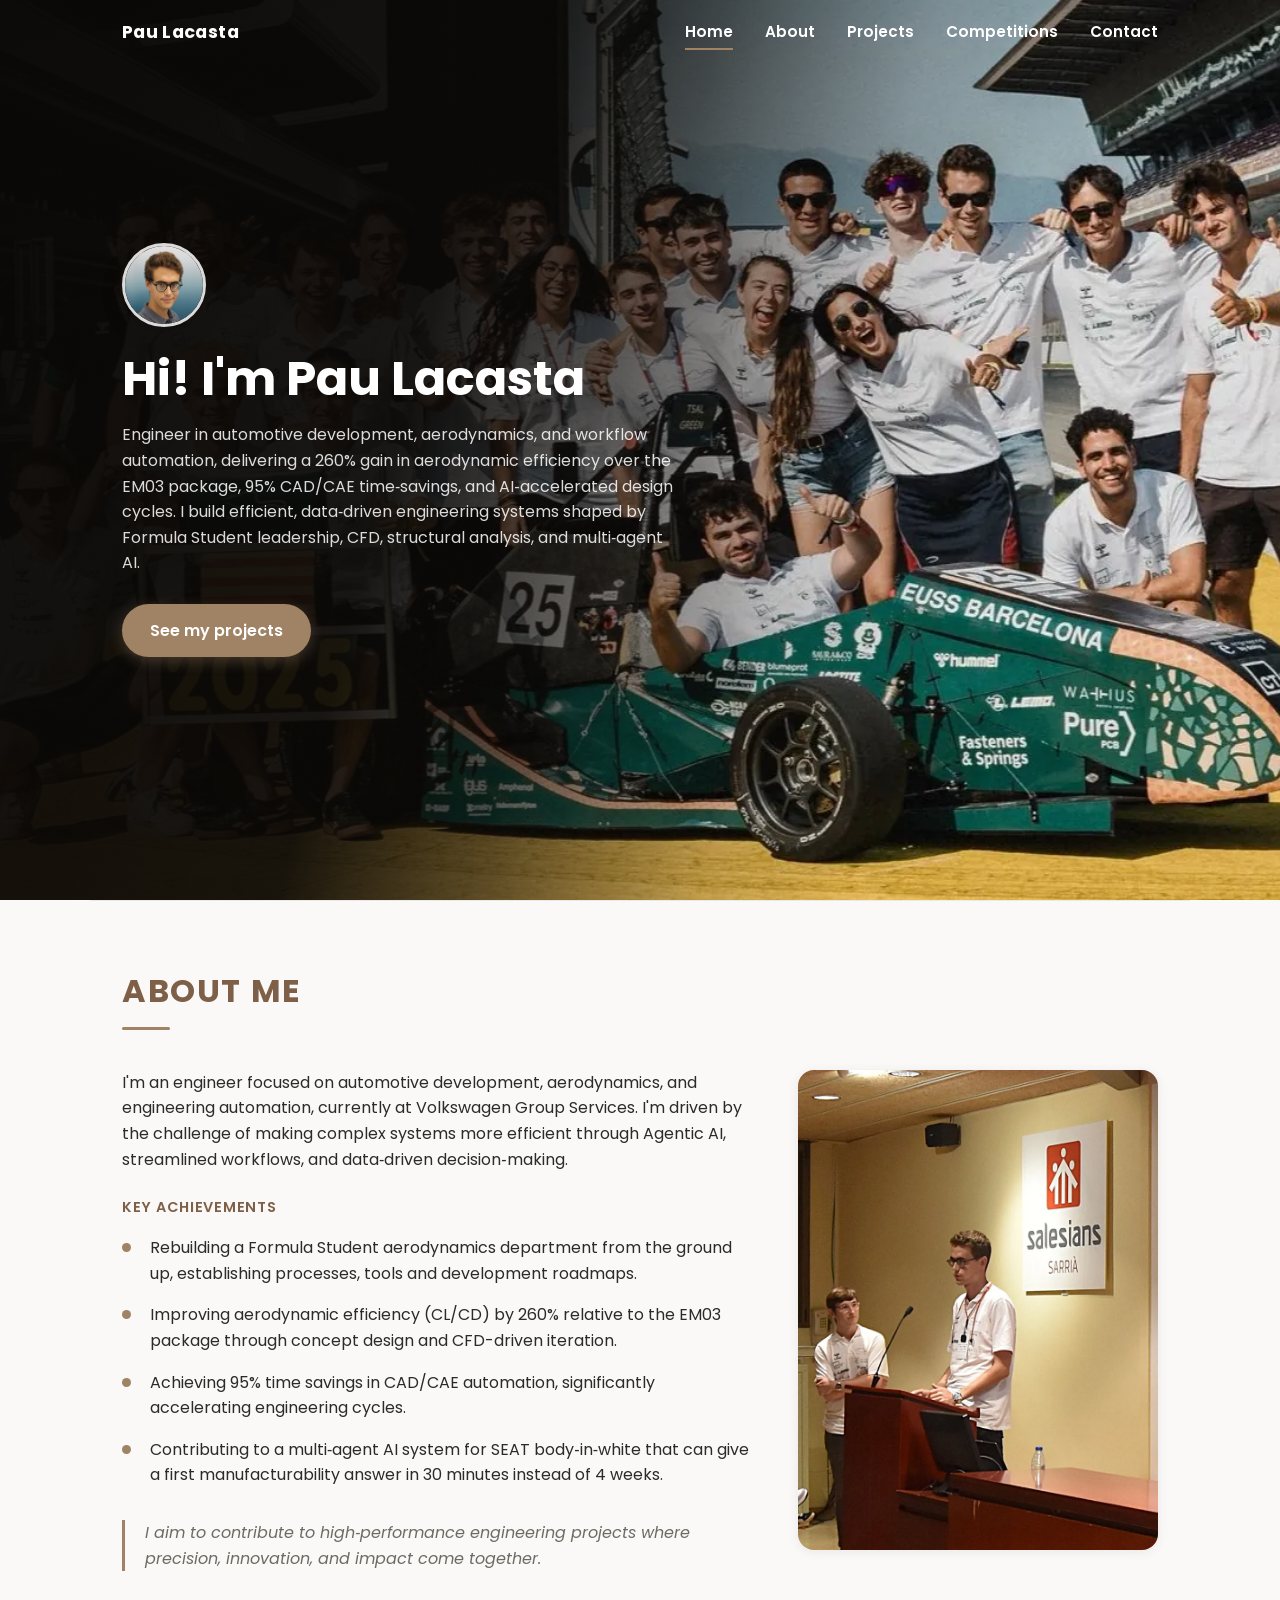
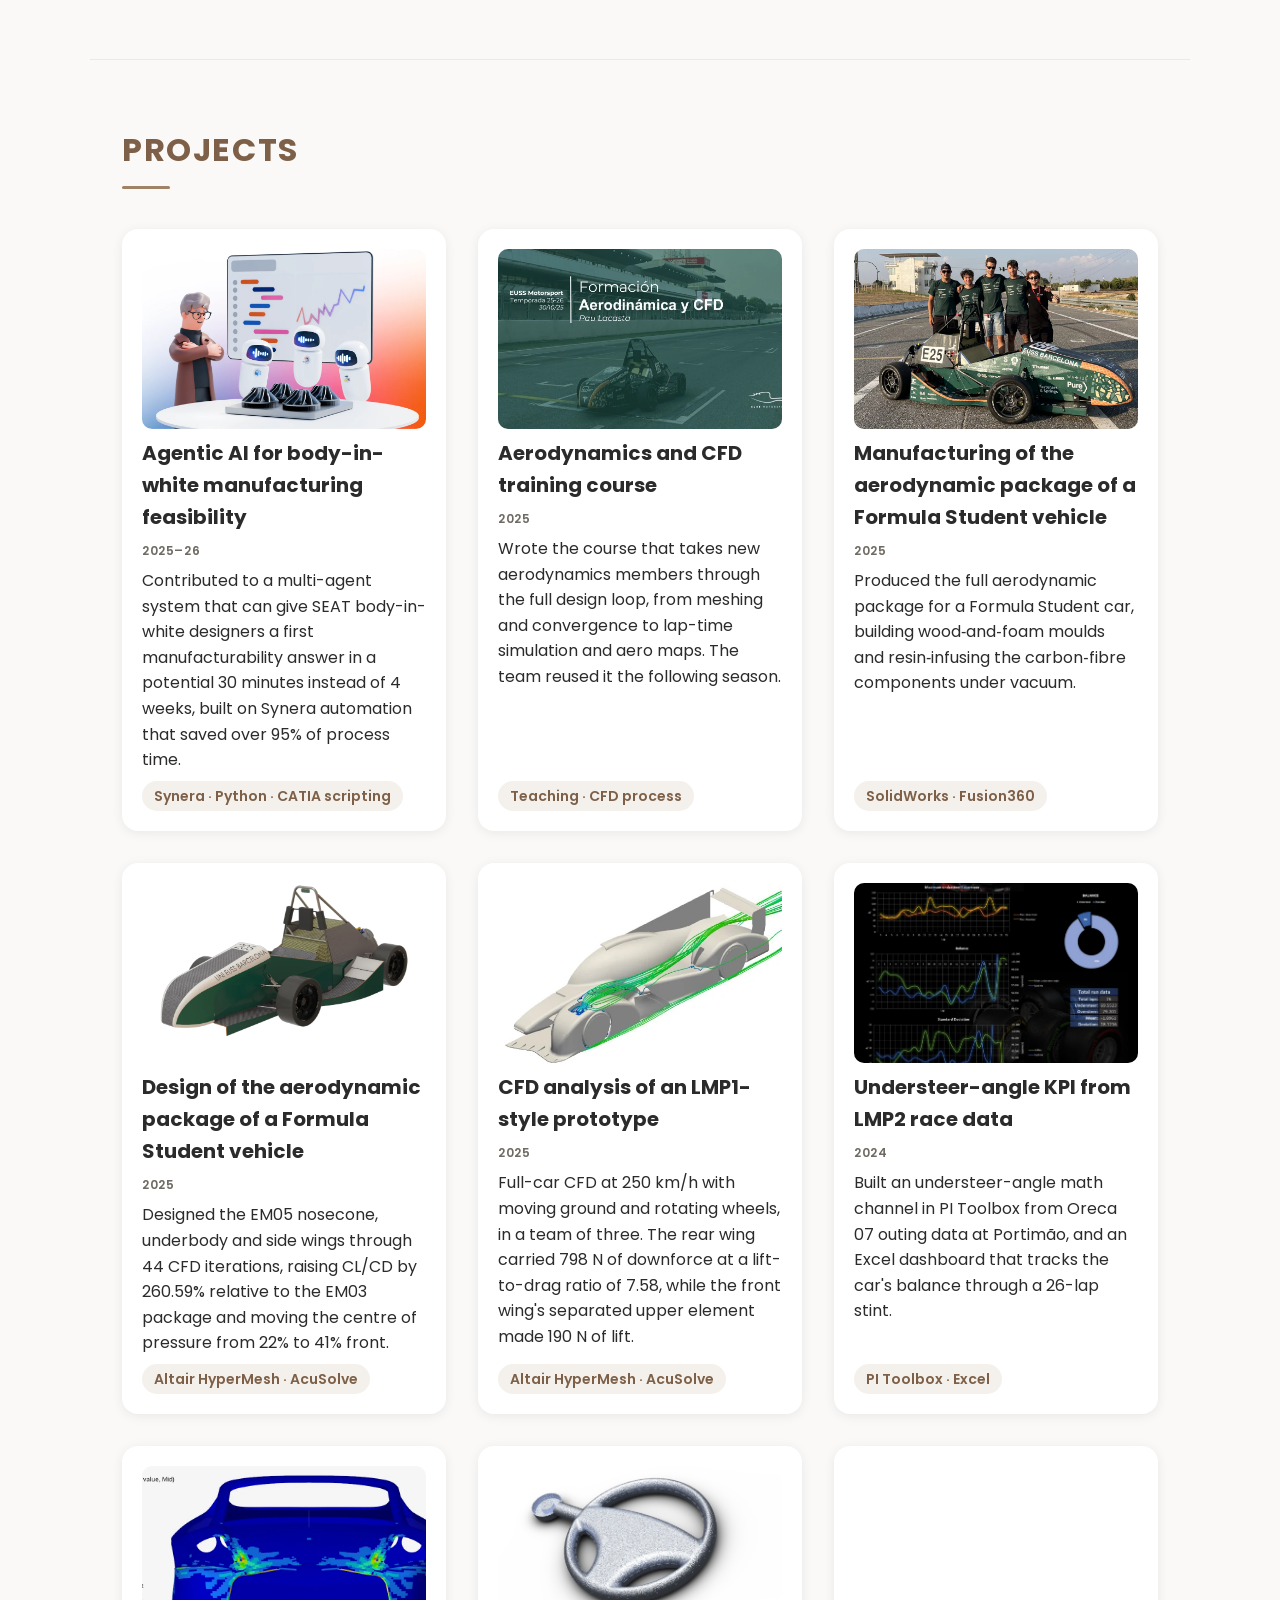
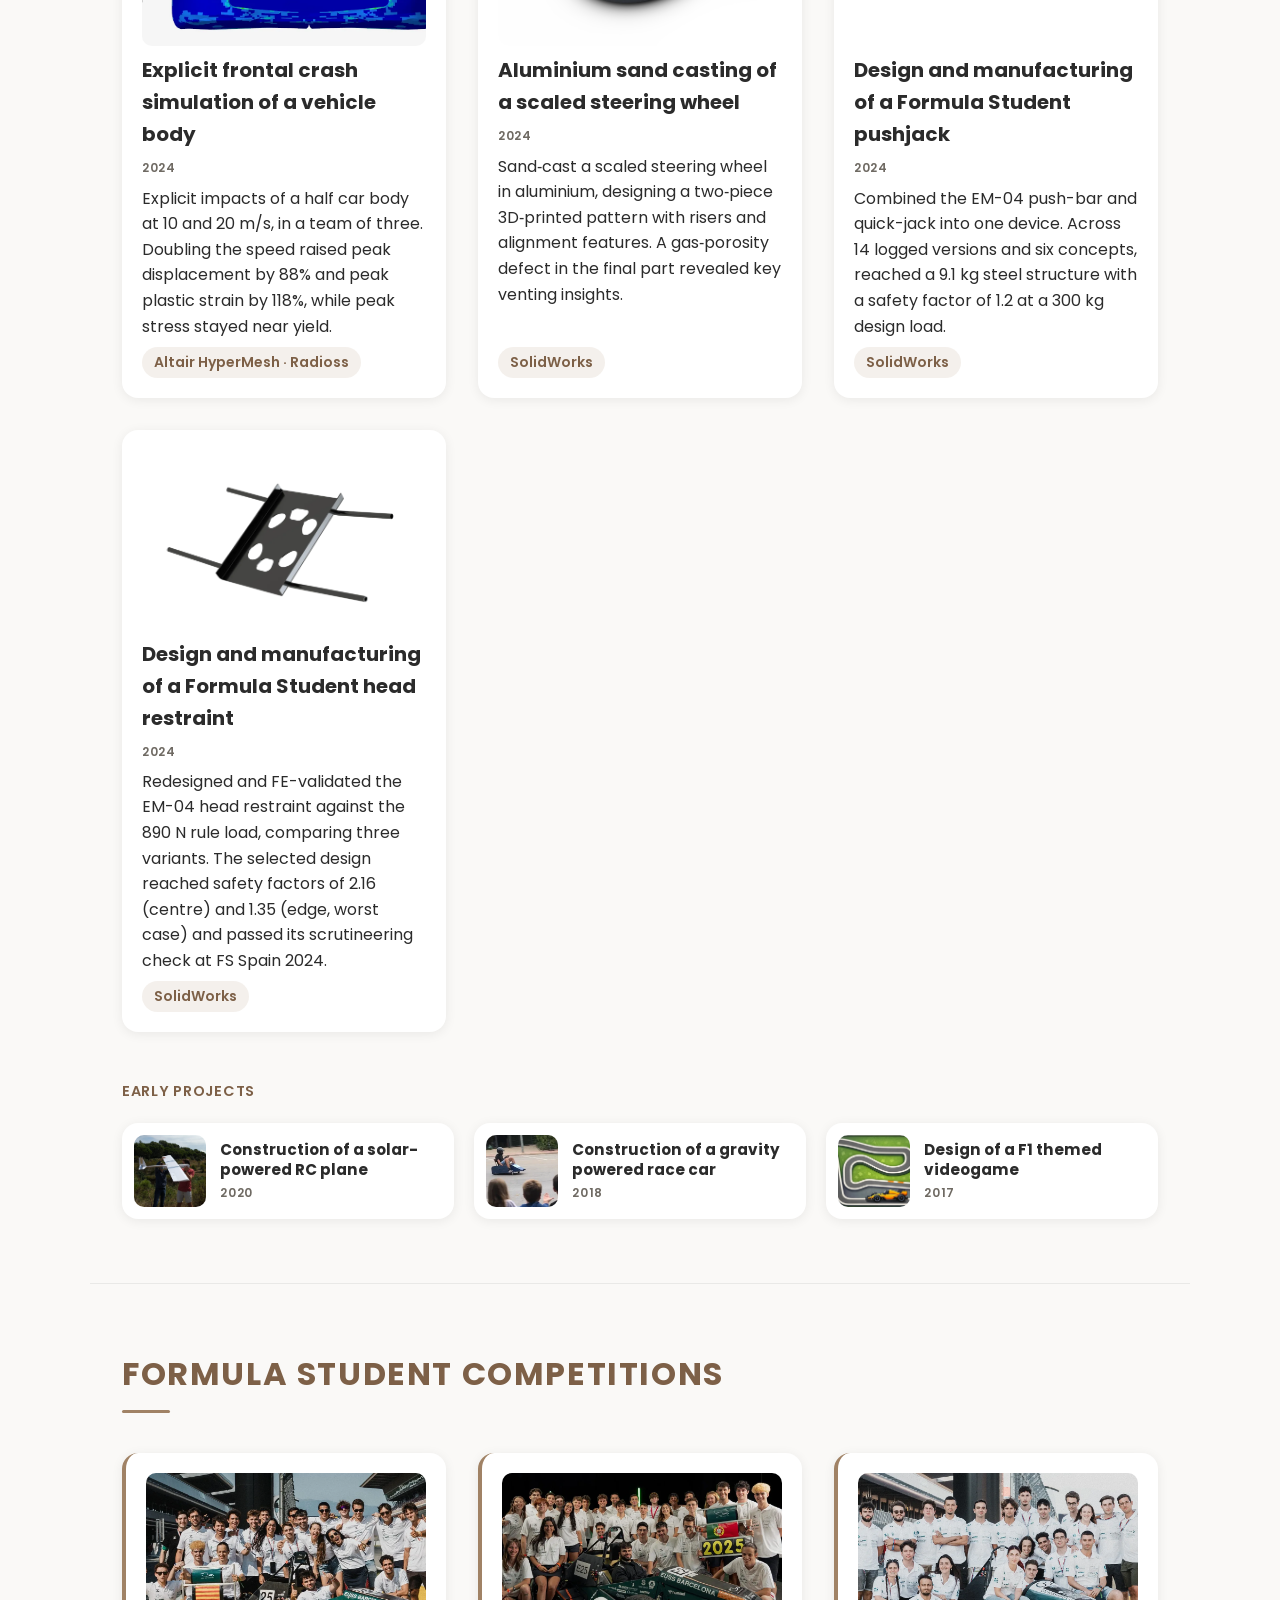
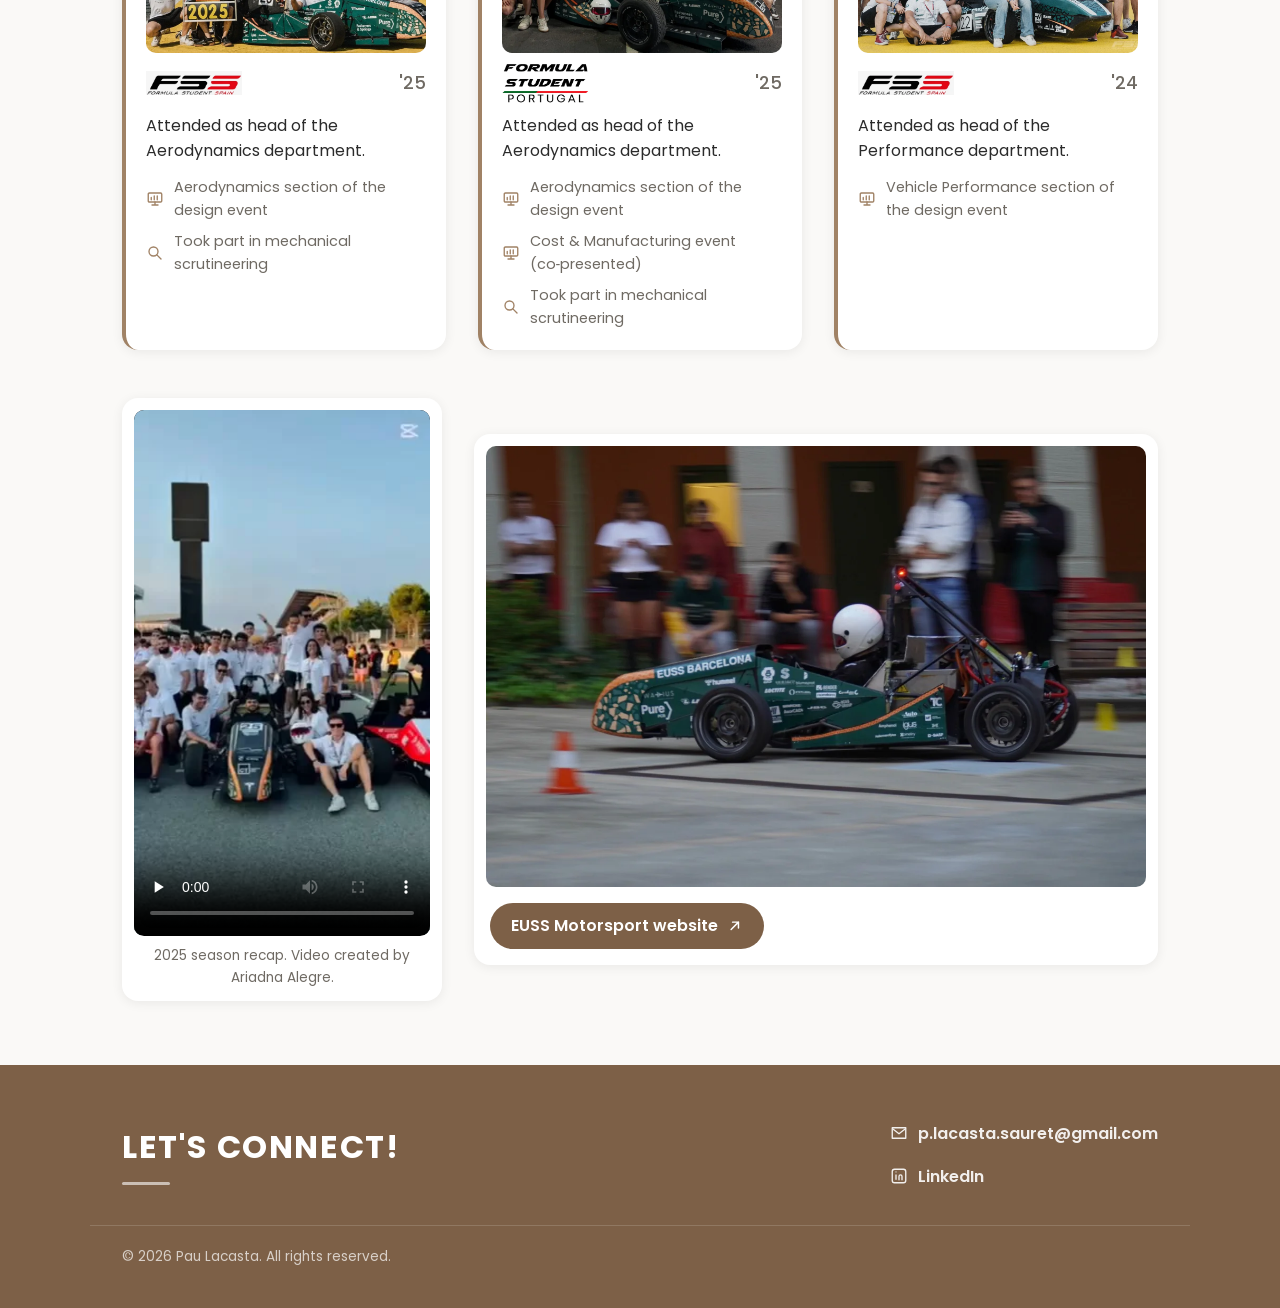
<file: index.html>
<!DOCTYPE html>
<html lang="en">
<head>
  <!-- Google tag (gtag.js) -->
  <script async src="https://www.googletagmanager.com/gtag/js?id=G-F7V2QDEPR3"></script>
  <script>
    window.dataLayer = window.dataLayer || [];
   function gtag(){dataLayer.push(arguments);}
   gtag('js', new Date());

    gtag('config', 'G-F7V2QDEPR3');
  </script>
  <meta charset="UTF-8">
  <meta name="viewport" content="width=device-width, initial-scale=1.0">
  <title>Pau Lacasta - Engineering Portfolio</title>
  <meta name="description" content="Engineer focused on automotive development, aerodynamics, and engineering automation.">
  <link rel="canonical" href="https://p-lacasta.github.io/">

  <meta property="og:type" content="website">
  <meta property="og:url" content="https://p-lacasta.github.io/">
  <meta property="og:title" content="Pau Lacasta - Engineering Portfolio">
  <meta property="og:description" content="Engineer focused on automotive development, aerodynamics, and engineering automation.">
  <meta property="og:image" content="https://p-lacasta.github.io/images/og-image.jpg">

  <meta name="twitter:card" content="summary_large_image">
  <meta name="twitter:title" content="Pau Lacasta - Engineering Portfolio">
  <meta name="twitter:description" content="Engineer focused on automotive development, aerodynamics, and engineering automation.">
  <meta name="twitter:image" content="https://p-lacasta.github.io/images/og-image.jpg">

  <link rel="preconnect" href="https://fonts.googleapis.com">
  <link rel="preconnect" href="https://fonts.gstatic.com" crossorigin>
  <link href="https://fonts.googleapis.com/css2?family=Poppins:ital,wght@0,100;0,200;0,300;0,400;0,500;0,600;0,700;0,800;0,900;1,100;1,200;1,300;1,400;1,500;1,600;1,700;1,800;1,900&display=swap" rel="stylesheet">
  <link rel="stylesheet" href="css/styles.css">
</head>
<body>
  <header>
    <div class="nav-container">
      <a href="#hero" class="logo">Pau Lacasta</a>
      <button id="nav-toggle" aria-label="Open menu" aria-expanded="false" aria-controls="primary-nav">
        <span class="nav-toggle-bar"></span>
        <span class="nav-toggle-bar"></span>
        <span class="nav-toggle-bar"></span>
      </button>
      <nav id="primary-nav">
        <!-- Navigation links -->
         <a href="#hero">Home</a>
         <a href="#about">About</a>
         <a href="#projects">Projects</a>
         <a href="#competitions">Competitions</a>
         <a href="#contact">Contact</a>
      </nav>
    </div>
  </header>

  <main>
    <section id="hero">
      <!-- Hero section content -->
      <div class="hero-bg-layer"></div>
      <div class="hero-bg-layer"></div>
      <div class="hero-overlay"></div>
      <div class="hero-inner">
        <div class="hero-content">
          <img src="images/profile.webp" width="320" height="320" alt="Pau Lacasta profile image" class="hero-avatar">
          <h1>Hi! I'm Pau Lacasta</h1>
          <p>
          Engineer in automotive development, aerodynamics,
          and workflow automation, delivering a 260% gain in
          aerodynamic efficiency over the EM03 package, 95%
          CAD/CAE time‑savings, and AI‑accelerated design
          cycles. I build efficient, data‑driven engineering
          systems shaped by Formula Student leadership, CFD,
          structural analysis, and multi‑agent AI.
          </p>
          <a href="#projects">See my projects</a>
        </div>
      </div>
    </section>

    <section id="about">
      <!-- About section content -->
       <h2 class="reveal">About Me</h2>
       <div class="about-layout">
         <div class="about-content reveal">
           <p>
             I'm an engineer focused on automotive development, aerodynamics, and engineering automation, currently at Volkswagen Group Services. I'm driven by the challenge of making complex systems more efficient through Agentic AI, streamlined workflows, and data‑driven decision‑making.
           </p>

           <h3 class="about-subheading">Key achievements</h3>
           <ul class="about-achievements">
             <li>Rebuilding a Formula Student aerodynamics department from the ground up, establishing processes, tools and development roadmaps.</li>
             <li>Improving aerodynamic efficiency (CL/CD) by 260% relative to the EM03 package through concept design and CFD-driven iteration.</li>
             <li>Achieving 95% time savings in CAD/CAE automation, significantly accelerating engineering cycles.</li>
             <li>Contributing to a multi‑agent AI system for SEAT body‑in‑white that can give a first manufacturability answer in 30 minutes instead of 4 weeks.</li>
           </ul>

           <p class="about-closing">
             I aim to contribute to high‑performance engineering projects where precision, innovation, and impact come together.
           </p>
         </div>
         <img src="images/EM05_rollout.webp" width="800" height="1422" loading="lazy" decoding="async" alt="EM05 Formula Student car rollout" class="about-image reveal">
       </div>
    </section>

    <section id="projects">
      <!-- Projects section content -->
       <h2 class="reveal">Projects</h2>

       <!--ALL PROJECTS: newest first-->
       <div class="projects-grid">

        <!--SEAT AGENTIC AI-->

        <a class="project-card reveal" href="projects/seat-agentic-ai.html">
          <img src="images/projects/seat-agentic-ai-illustration.webp" width="1200" height="675" loading="lazy" decoding="async" alt="Illustration of an engineer watching three AI agents assess a set of parts in front of a results screen (Synera)">
          <h3>Agentic AI for body-in-white manufacturing feasibility</h3>
          <p class="project-year">2025–26</p>
          <p>
            Contributed to a multi-agent system that can give SEAT body-in-white designers a first manufacturability answer in a potential 30 minutes instead of 4 weeks, built on Synera automation that saved over 95% of process time.
          </p>
          <p class="project-tools">Synera · Python · CATIA scripting</p>
        </a>

        <!--CFD TRAINING-->

        <a class="project-card reveal" href="projects/cfd-training.html">
          <img src="images/projects/cfd-training/cfd-training-card.webp" width="1182" height="707" loading="lazy" decoding="async" alt="Title slide of the Aerodynamics and CFD training course by Pau Lacasta, EUSS Motorsport season 2025–26, over a photo of the car at Circuit de Barcelona-Catalunya">
          <h3>Aerodynamics and CFD training course</h3>
          <p class="project-year">2025</p>
          <p>
            Wrote the course that takes new aerodynamics members through the full design loop, from meshing and convergence to lap-time simulation and aero maps. The team reused it the following season.
          </p>
          <p class="project-tools">Teaching · CFD process</p>
        </a>

        <!--AERO MANUFACTURING-->

        <a class="project-card reveal" href="projects/aero-manufacturing.html">
          <img src="images/AeroManufacturing.webp" width="1200" height="660" loading="lazy" decoding="async" alt="The EM05 Formula Student car with its carbon-fibre aerodynamic package, and five team members behind it">
          <h3>Manufacturing of the aerodynamic package of a Formula Student vehicle</h3>
          <p class="project-year">2025</p>
          <p>
            Produced the full aerodynamic package for a Formula Student car, building wood‑and‑foam moulds and resin‑infusing the carbon‑fibre components under vacuum.
          </p>
          <p class="project-tools">SolidWorks · Fusion360</p>
        </a>

        <!--AERO DESIGN-->

        <a class="project-card reveal" href="projects/aero-design.html">
          <img src="images/AeroDesign.webp" width="932" height="720" loading="lazy" decoding="async" alt="CAD render of the EM05 with its aerodynamic package: nosecone, underbody and side wings">
          <h3>Design of the aerodynamic package of a Formula Student vehicle</h3>
          <p class="project-year">2025</p>
          <p>
            Designed the EM05 nosecone, underbody and side wings through 44 CFD iterations, raising CL/CD by 260.59% relative to the EM03 package and moving the centre of pressure from 22% to 41% front.
          </p>
          <p class="project-tools">Altair HyperMesh · AcuSolve</p>
        </a>

        <!--LMP1 CFD-->

        <a class="project-card reveal" href="projects/lmp1-cfd.html">
          <img src="images/projects/lmp1-cfd/lmp1-card.webp" width="581" height="349" loading="lazy" decoding="async" alt="Streamlines coloured by velocity around the LMP1-style prototype">
          <h3>CFD analysis of an LMP1-style prototype</h3>
          <p class="project-year">2025</p>
          <p>
            Full-car CFD at 250 km/h with moving ground and rotating wheels, in a team of three. The rear wing carried 798 N of downforce at a lift-to-drag ratio of 7.58, while the front wing's separated upper element made 190 N of lift.
          </p>
          <p class="project-tools">Altair HyperMesh · AcuSolve</p>
        </a>

        <!--LMP2 UNDERSTEER KPI-->

        <a class="project-card reveal" href="projects/lmp2-understeer-kpi.html">
          <img src="images/projects/lmp2-kpi/kpi-dashboard.webp" width="1171" height="1065" loading="lazy" decoding="async" alt="Excel KPI dashboard of understeer and oversteer through an LMP2 stint">
          <h3>Understeer-angle KPI from LMP2 race data</h3>
          <p class="project-year">2024</p>
          <p>
            Built an understeer-angle math channel in PI Toolbox from Oreca 07 outing data at Portimão, and an Excel dashboard that tracks the car's balance through a 26-lap stint.
          </p>
          <p class="project-tools">PI Toolbox · Excel</p>
        </a>

        <!--CRASH SIMULATION-->

        <a class="project-card reveal" href="projects/crash-simulation.html">
          <img src="images/projects/crash/stress-c1-front.webp" width="1088" height="504" loading="lazy" decoding="async" alt="Von Mises stress on the front of a car body after an explicit frontal impact">
          <h3>Explicit frontal crash simulation of a vehicle body</h3>
          <p class="project-year">2024</p>
          <p>
            Explicit impacts of a half car body at 10 and 20 m/s, in a team of three. Doubling the speed raised peak displacement by 88% and peak plastic strain by 118%, while peak stress stayed near yield.
          </p>
          <p class="project-tools">Altair HyperMesh · Radioss</p>
        </a>

        <!--SAND CASTING-->

        <a class="project-card reveal" href="projects/sand-casting.html">
          <img src="images/SandCasting.webp" width="1200" height="927" loading="lazy" decoding="async" alt="Sand casting of a steering wheel render">
          <h3>Aluminium sand casting of a scaled steering wheel</h3>
          <p class="project-year">2024</p>
          <p>
            Sand‑cast a scaled steering wheel in aluminium, designing a two‑piece 3D‑printed pattern with risers and alignment features. A gas‑porosity defect in the final part revealed key venting insights.
          </p>
          <p class="project-tools">SolidWorks</p>
        </a>

        <!--PUSHJACK-->

        <a class="project-card reveal" href="projects/pushjack.html">
          <img src="images/Pushjack.webp" width="1200" height="960" loading="lazy" decoding="async" alt="Formula Student pushjack render">
          <h3>Design and manufacturing of a Formula Student pushjack</h3>
          <p class="project-year">2024</p>
          <p>
            Combined the EM-04 push-bar and quick-jack into one device. Across 14 logged versions and six concepts, reached a 9.1 kg steel structure with a safety factor of 1.2 at a 300 kg design load.
          </p>
          <p class="project-tools">SolidWorks</p>
        </a>

        <!--HEAD RESTRAINT-->

        <a class="project-card reveal" href="projects/head-restraint.html">
          <img src="images/HeadRestraint.webp" width="1200" height="960" loading="lazy" decoding="async" alt="Formula Student head restraint render">
          <h3>Design and manufacturing of a Formula Student head restraint</h3>
          <p class="project-year">2024</p>
          <p>
            Redesigned and FE-validated the EM-04 head restraint against the 890 N rule load, comparing three variants. The selected design reached safety factors of 2.16 (centre) and 1.35 (edge, worst case) and passed its scrutineering check at FS Spain 2024.
          </p>
          <p class="project-tools">SolidWorks</p>
        </a>
       </div>

       <!--EARLY PROJECTS-->
       <h3 class="projects-subheading reveal">Early projects</h3>
       <div class="projects-grid projects-grid--compact">

        <!--SOLAR RC PLANE-->

        <a class="project-card reveal" href="projects/solar-plane.html">
          <img src="images/SolarPlane.jpg" width="780" height="737" loading="lazy" decoding="async" alt="Solar RC plane">
          <div>
            <h3>Construction of a solar-powered RC plane</h3>
            <p class="project-year">2020</p>
          </div>
        </a>

        <!--GRAVITY RACER-->

        <a class="project-card reveal" href="projects/gravity-racer.html">
          <img src="images/GravityRacer.webp" width="351" height="281" loading="lazy" decoding="async" alt="Gravity race car">
          <div>
            <h3>Construction of a gravity powered race car</h3>
            <p class="project-year">2018</p>
          </div>
        </a>

        <!--F1 GAME-->

        <a class="project-card reveal" href="projects/f1-game.html">
          <img src="images/F1Game.webp" width="880" height="590" loading="lazy" decoding="async" alt="F1 Game icon">
          <div>
            <h3>Design of a F1 themed videogame</h3>
            <p class="project-year">2017</p>
          </div>
        </a>
       </div>
    </section>

    <section id="competitions">
      <!-- Competitions section content -->
       <h2 class="reveal">Formula student competitions</h2>

       <div class="projects-grid">

        <!--SPAIN 2025-->

        <article class="competition-card reveal">
          <img src="images/FSS25.webp" width="1200" height="675" loading="lazy" decoding="async" alt="EUSS Motorsport at Formula Student Spain 2025">
          <div class="competition-title">
            <img src="images/FSS_logo.webp" width="300" height="76" loading="lazy" decoding="async" alt="Formula Student Spain logo" class="competition-logo">
            <h3>'25</h3>
          </div>
          <p>
            Attended as head of the Aerodynamics department.
          </p>
          <ul class="presentation-list">
            <li>
              <svg viewBox="0 0 24 24" fill="none" stroke="currentColor" stroke-width="1.8" aria-hidden="true"><rect x="3" y="4" width="18" height="12" rx="1.5"/><path d="M8 20h8M12 16v4" stroke-linecap="round"/><path d="M7 13v-3M11 13V8M15 13v-5" stroke-linecap="round"/></svg>
              Aerodynamics section of the design event
            </li>
            <li>
              <svg viewBox="0 0 24 24" fill="none" stroke="currentColor" stroke-width="1.8" aria-hidden="true"><circle cx="10" cy="10" r="6"/><path d="m20 20-5.5-5.5" stroke-linecap="round"/></svg>
              Took part in mechanical scrutineering
            </li>
          </ul>
        </article>

        <!--PORTUGAL 2025-->

        <article class="competition-card reveal">
          <img src="images/FSPT25.webp" width="1200" height="675" loading="lazy" decoding="async" alt="EUSS Motorsport at Formula Student Portugal 2025">
          <div class="competition-title">
            <img src="images/FSPT_logo.webp" width="300" height="151" loading="lazy" decoding="async" alt="Formula Student Portugal logo" class="competition-logo">
            <h3>'25</h3>
          </div>
          <p>
            Attended as head of the Aerodynamics department.
          </p>
          <ul class="presentation-list">
            <li>
              <svg viewBox="0 0 24 24" fill="none" stroke="currentColor" stroke-width="1.8" aria-hidden="true"><rect x="3" y="4" width="18" height="12" rx="1.5"/><path d="M8 20h8M12 16v4" stroke-linecap="round"/><path d="M7 13v-3M11 13V8M15 13v-5" stroke-linecap="round"/></svg>
              Aerodynamics section of the design event
            </li>
            <li>
              <svg viewBox="0 0 24 24" fill="none" stroke="currentColor" stroke-width="1.8" aria-hidden="true"><rect x="3" y="4" width="18" height="12" rx="1.5"/><path d="M8 20h8M12 16v4" stroke-linecap="round"/><path d="M7 13v-3M11 13V8M15 13v-5" stroke-linecap="round"/></svg>
              Cost &amp; Manufacturing event (co‑presented)
            </li>
            <li>
              <svg viewBox="0 0 24 24" fill="none" stroke="currentColor" stroke-width="1.8" aria-hidden="true"><circle cx="10" cy="10" r="6"/><path d="m20 20-5.5-5.5" stroke-linecap="round"/></svg>
              Took part in mechanical scrutineering
            </li>
          </ul>
        </article>

        <!--SPAIN 2024-->

        <article class="competition-card reveal">
          <img src="images/FSS24.webp" width="1200" height="675" loading="lazy" decoding="async" alt="EUSS Motorsport at Formula Student Spain 2024">
          <div class="competition-title">
            <img src="images/FSS_logo.webp" width="300" height="76" loading="lazy" decoding="async" alt="Formula Student Spain logo" class="competition-logo">
            <h3>'24</h3>
          </div>
          <p>
            Attended as head of the Performance department.
          </p>
          <ul class="presentation-list">
            <li>
              <svg viewBox="0 0 24 24" fill="none" stroke="currentColor" stroke-width="1.8" aria-hidden="true"><rect x="3" y="4" width="18" height="12" rx="1.5"/><path d="M8 20h8M12 16v4" stroke-linecap="round"/><path d="M7 13v-3M11 13V8M15 13v-5" stroke-linecap="round"/></svg>
              Vehicle Performance section of the design event
            </li>
          </ul>
        </article>
       </div>

       <!--2025 SEASON VIDEO + TEAM LINK-->

       <div class="season-row">
         <figure class="season-video reveal">
           <video controls playsinline preload="none" width="320" height="568" poster="images/fs-2025-season-recap-poster.webp" aria-label="EUSS Motorsport 2025 season recap">
             <source src="videos/fs-2025-season-recap.mp4" type="video/mp4">
             <a href="videos/fs-2025-season-recap.mp4">Watch the 2025 season recap</a>
           </video>
           <figcaption>2025 season recap. Video created by Ariadna Alegre.</figcaption>
         </figure>

         <div class="team-card reveal">
           <img src="images/em05-on-track.webp" width="1250" height="835" loading="lazy" decoding="async" alt="The EM05 Formula Student car driving through a coned course while spectators watch">
           <a class="team-link" href="https://eussmotorsport.cat/en/index.html" target="_blank" rel="noopener">
             EUSS Motorsport website
             <svg viewBox="0 0 24 24" fill="none" stroke="currentColor" stroke-width="2" aria-hidden="true"><path d="M7 17 17 7M9 7h8v8" stroke-linecap="round" stroke-linejoin="round"/></svg>
             <span class="visually-hidden">(opens in a new tab)</span>
           </a>
         </div>
       </div>
    </section>

    <footer id="contact">
    <!-- Footer content -->
     <div class="footer-inner">
       <div class="footer-main reveal">
         <h2>Let's connect!</h2>
       </div>
       <ul class="footer-links reveal">
        <li>
          <a href="mailto:p.lacasta.sauret@gmail.com" class="footer-link">
            <svg viewBox="0 0 24 24" fill="none" stroke="currentColor" stroke-width="1.8" aria-hidden="true"><path d="M3 5h18v14H3z" stroke-linejoin="round"/><path d="m3 6 9 7 9-7" stroke-linejoin="round"/></svg>
            p.lacasta.sauret@gmail.com
          </a>
        </li>
        <li>
          <a href="https://www.linkedin.com/in/pau-lacasta" target="_blank" rel="noopener" class="footer-link">
            <svg viewBox="0 0 24 24" fill="none" stroke="currentColor" stroke-width="1.8" aria-hidden="true"><rect x="3" y="3" width="18" height="18" rx="3"/><line x1="8" y1="10" x2="8" y2="17"/><circle cx="8" cy="6.5" r="0.75" fill="currentColor" stroke="none"/><path d="M12 17v-4.5a2 2 0 0 1 4 0V17" stroke-linecap="round"/></svg>
            LinkedIn
          </a>
        </li>
       </ul>
     </div>
     <div class="footer-bottom">
       <p>&copy; <span id="year"></span> Pau Lacasta. All rights reserved.</p>
     </div>
    </footer>
  </main>

  <button id="to-top" aria-label="Back to top">↑</button>

  <script src="js/main.js" defer></script>
</body>
</html>
</file>
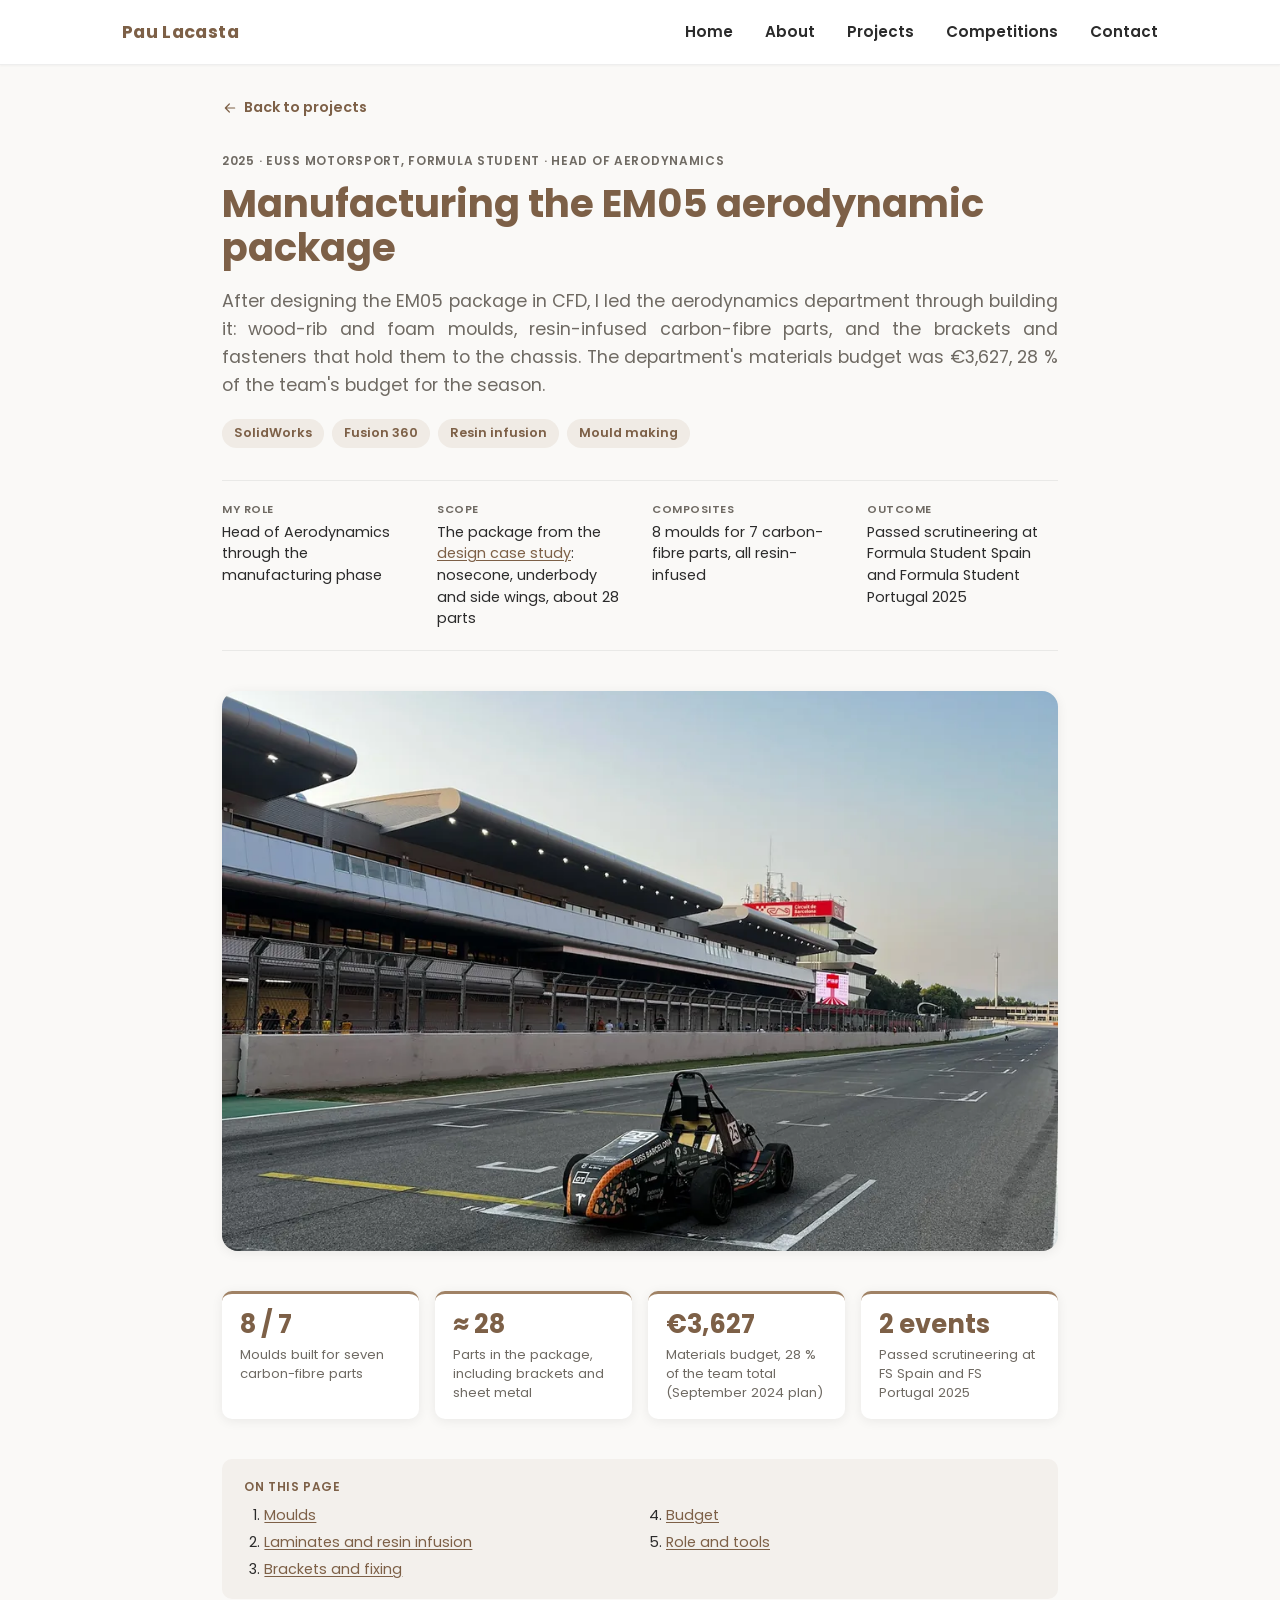
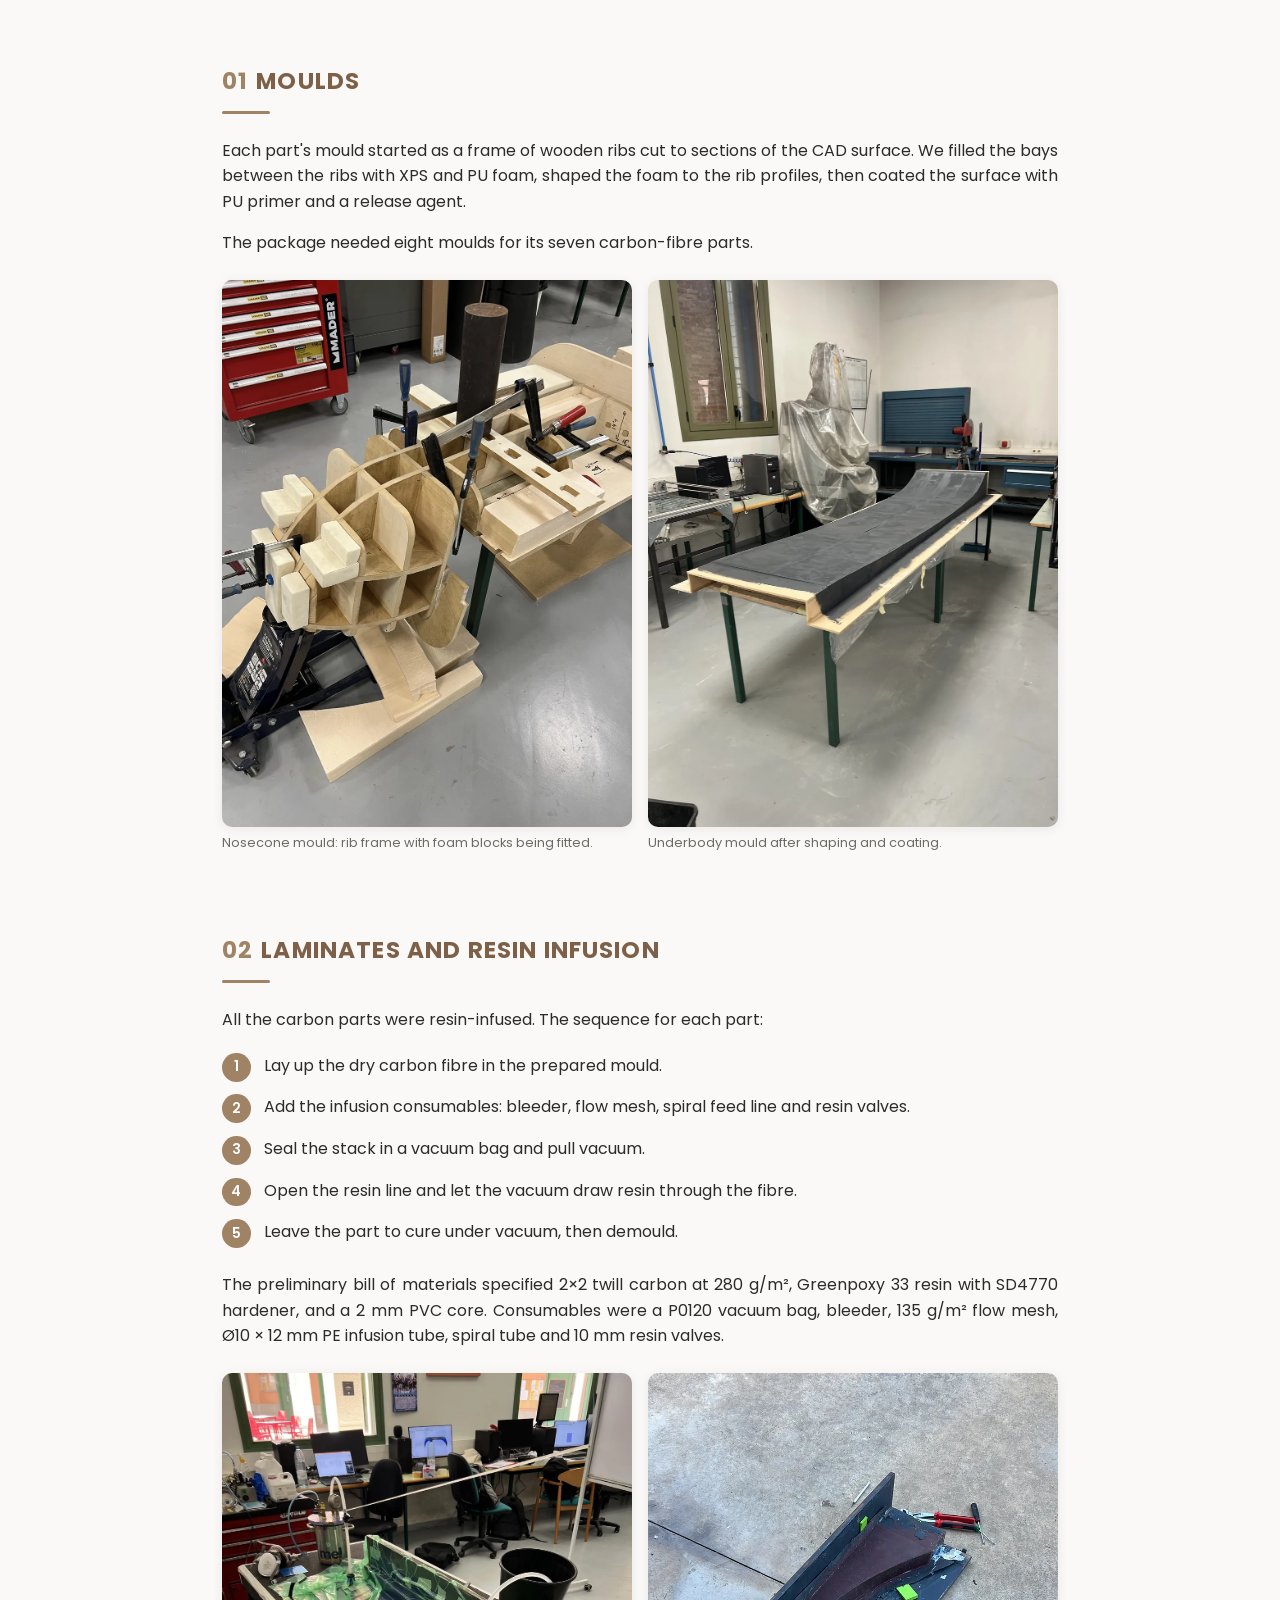
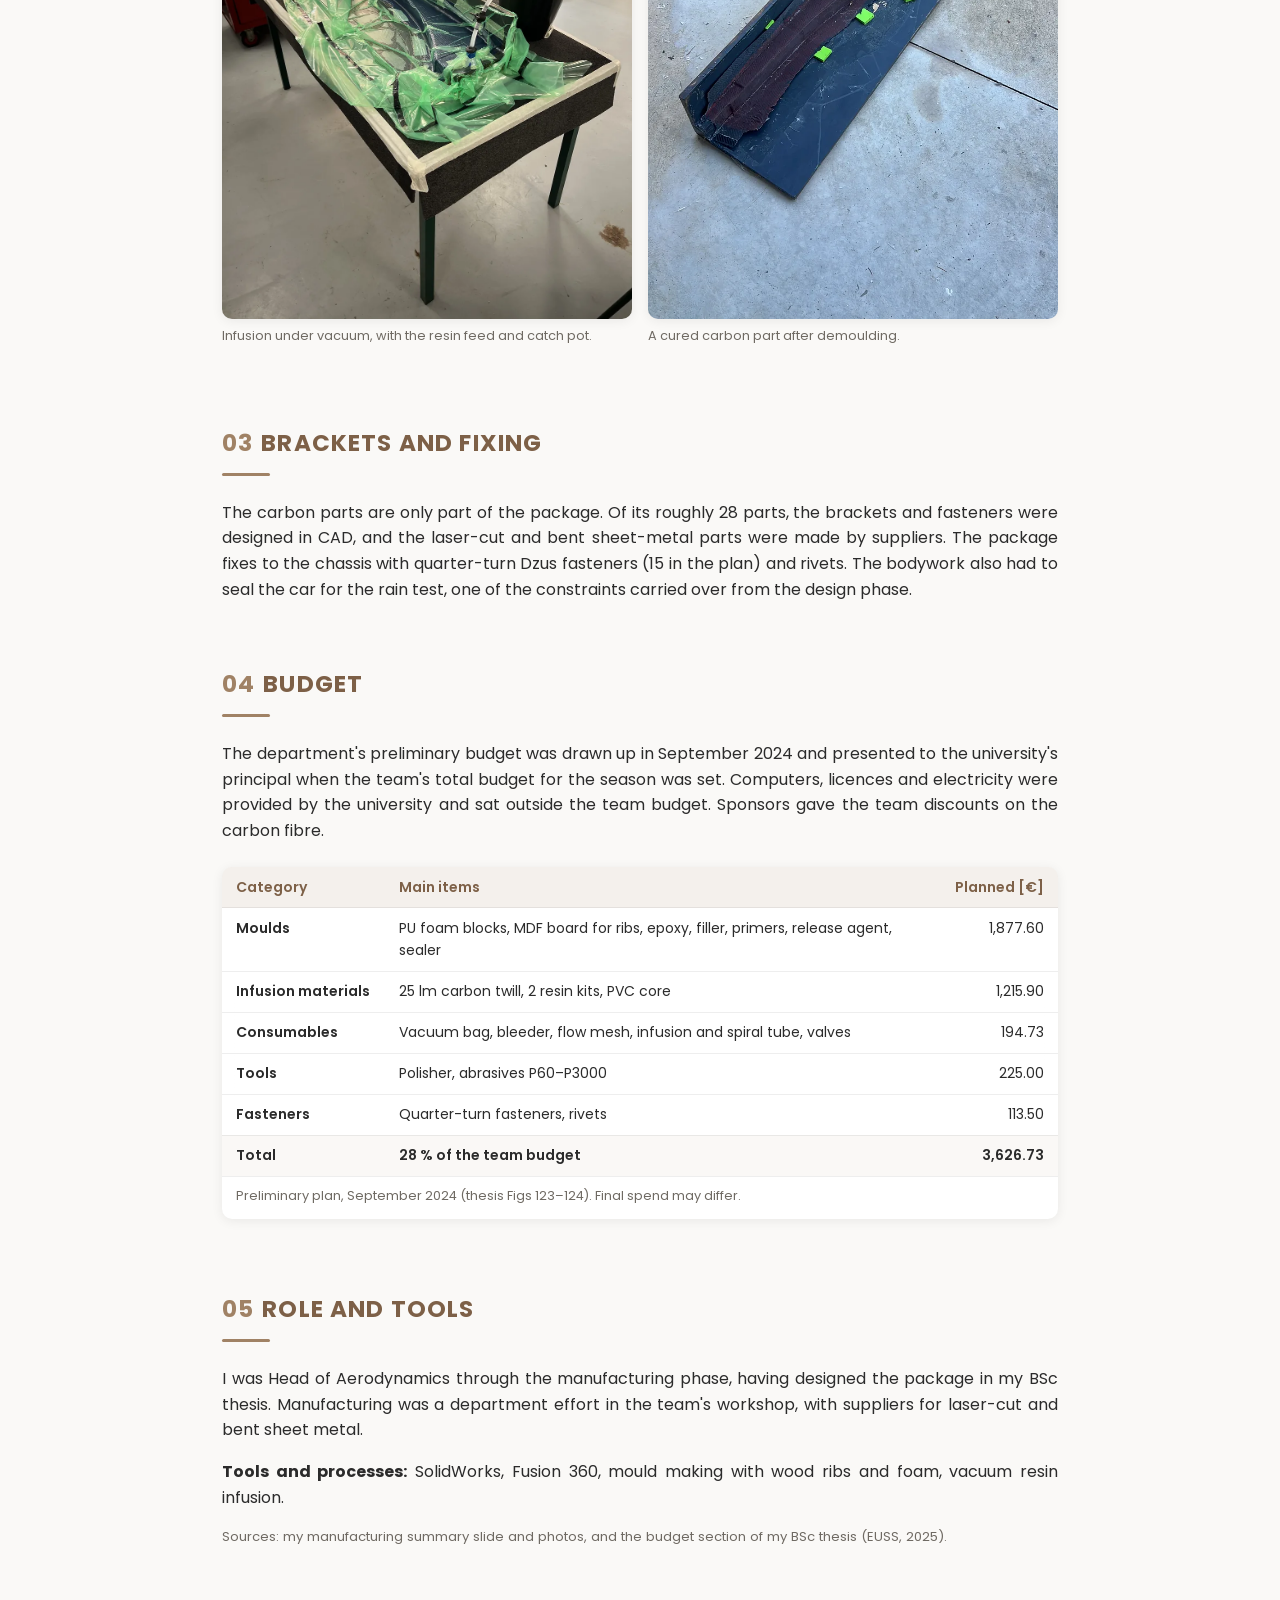
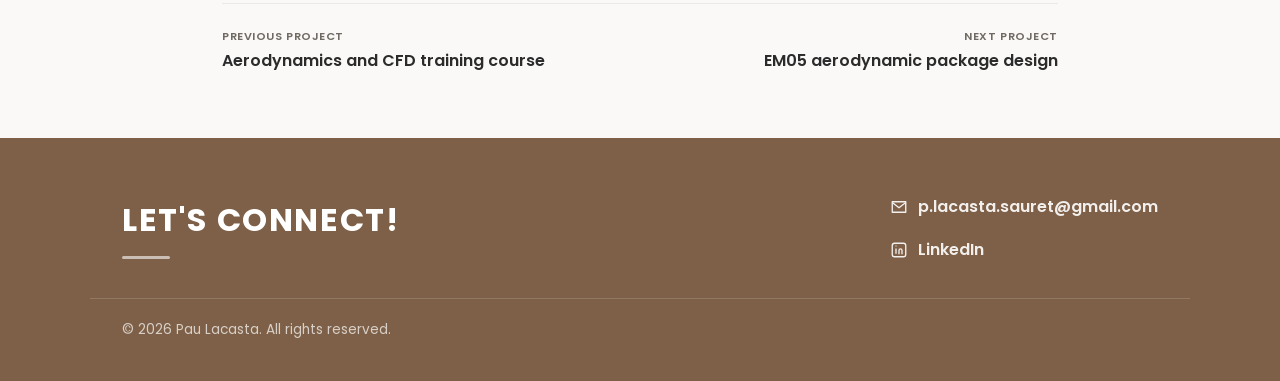
<file: projects/aero-manufacturing.html>
<!DOCTYPE html>
<html lang="en">
<head>
  <!-- Google tag (gtag.js) -->
  <script async src="https://www.googletagmanager.com/gtag/js?id=G-F7V2QDEPR3"></script>
  <script>
    window.dataLayer = window.dataLayer || [];
    function gtag(){dataLayer.push(arguments);}
    gtag('js', new Date());
    gtag('config', 'G-F7V2QDEPR3');
  </script>
  <meta charset="UTF-8">
  <meta name="viewport" content="width=device-width, initial-scale=1.0">
  <title>Manufacturing the EM05 aerodynamic package - Pau Lacasta</title>
  <meta name="description" content="Manufacturing the EM05 Formula Student aerodynamic package: wood-rib and foam moulds, resin-infused carbon-fibre parts, sheet-metal brackets and quarter-turn fasteners, on a €3,627 budget.">
  <link rel="canonical" href="https://p-lacasta.github.io/projects/aero-manufacturing.html">

  <meta property="og:type" content="article">
  <meta property="og:url" content="https://p-lacasta.github.io/projects/aero-manufacturing.html">
  <meta property="og:title" content="Manufacturing the EM05 aerodynamic package - Pau Lacasta">
  <meta property="og:description" content="Manufacturing the EM05 Formula Student aerodynamic package: wood-rib and foam moulds, resin-infused carbon-fibre parts, sheet-metal brackets and quarter-turn fasteners, on a €3,627 budget.">
  <meta property="og:image" content="https://p-lacasta.github.io/images/projects/aero-manufacturing/em05-fss25.webp">
  <meta name="twitter:card" content="summary_large_image">

  <link rel="preconnect" href="https://fonts.googleapis.com">
  <link rel="preconnect" href="https://fonts.gstatic.com" crossorigin>
  <link href="https://fonts.googleapis.com/css2?family=Poppins:ital,wght@0,100;0,200;0,300;0,400;0,500;0,600;0,700;0,800;0,900;1,100;1,200;1,300;1,400;1,500;1,600;1,700;1,800;1,900&display=swap" rel="stylesheet">
  <link rel="stylesheet" href="../css/styles.css">
</head>
<body>
  <header class="scrolled">
    <div class="nav-container">
      <a href="../index.html#hero" class="logo">Pau Lacasta</a>
      <button id="nav-toggle" aria-label="Open menu" aria-expanded="false" aria-controls="primary-nav">
        <span class="nav-toggle-bar"></span>
        <span class="nav-toggle-bar"></span>
        <span class="nav-toggle-bar"></span>
      </button>
      <nav id="primary-nav">
        <a href="../index.html#hero">Home</a>
        <a href="../index.html#about">About</a>
        <a href="../index.html#projects">Projects</a>
        <a href="../index.html#competitions">Competitions</a>
        <a href="../index.html#contact">Contact</a>
      </nav>
    </div>
  </header>

  <main>
    <article class="project-detail case-study">
      <a href="../index.html#projects" class="back-link">
        <svg viewBox="0 0 24 24" width="16" height="16" fill="none" stroke="currentColor" stroke-width="1.8" aria-hidden="true"><path d="M19 12H5M11 6l-6 6 6 6" stroke-linecap="round" stroke-linejoin="round"/></svg>
        Back to projects
      </a>

      <div class="project-detail-header">
        <p class="cs-eyebrow">2025 · EUSS Motorsport, Formula Student · Head of Aerodynamics</p>
        <h1>Manufacturing the EM05 aerodynamic package</h1>
        <p class="cs-lede">
          After designing the EM05 package in CFD, I led the aerodynamics department through building it: wood-rib and foam moulds, resin-infused carbon-fibre parts, and the brackets and fasteners that hold them to the chassis. The department's materials budget was €3,627, 28&nbsp;% of the team's budget for the season.
        </p>
        <ul class="cs-chips" aria-label="Tools and processes">
          <li>SolidWorks</li>
          <li>Fusion 360</li>
          <li>Resin infusion</li>
          <li>Mould making</li>
        </ul>
      </div>

      <dl class="cs-meta">
        <div>
          <dt>My role</dt>
          <dd>Head of Aerodynamics through the manufacturing phase</dd>
        </div>
        <div>
          <dt>Scope</dt>
          <dd>The package from the <a href="aero-design.html">design case study</a>: nosecone, underbody and side wings, about 28 parts</dd>
        </div>
        <div>
          <dt>Composites</dt>
          <dd>8 moulds for 7 carbon-fibre parts, all resin-infused</dd>
        </div>
        <div>
          <dt>Outcome</dt>
          <dd>Passed scrutineering at Formula Student Spain and Formula Student Portugal 2025</dd>
        </div>
      </dl>

      <img src="../images/projects/aero-manufacturing/em05-fss25.webp" width="1000" height="1333" alt="The EM05 on the main straight at Circuit de Barcelona-Catalunya during Formula Student Spain 2025" class="project-detail-image" style="max-height: 560px; object-fit: cover;">

      <ul class="cs-keyfigs">
        <li class="cs-keyfig">
          <strong>8 / 7</strong>
          <span>Moulds built for seven carbon-fibre parts</span>
        </li>
        <li class="cs-keyfig">
          <strong>≈ 28</strong>
          <span>Parts in the package, including brackets and sheet metal</span>
        </li>
        <li class="cs-keyfig">
          <strong>€3,627</strong>
          <span>Materials budget, 28&nbsp;% of the team total (September 2024 plan)</span>
        </li>
        <li class="cs-keyfig">
          <strong>2 events</strong>
          <span>Passed scrutineering at FS Spain and FS Portugal 2025</span>
        </li>
      </ul>

      <nav class="cs-toc" aria-label="On this page">
        <p>On this page</p>
        <ol>
          <li><a href="#moulds">Moulds</a></li>
          <li><a href="#infusion">Laminates and resin infusion</a></li>
          <li><a href="#assembly">Brackets and fixing</a></li>
          <li><a href="#budget">Budget</a></li>
          <li><a href="#role">Role and tools</a></li>
        </ol>
      </nav>

      <!-- 01 -->
      <section id="moulds">
        <h2><span class="cs-num">01</span>Moulds</h2>
        <p>
          Each part's mould started as a frame of wooden ribs cut to sections of the CAD surface. We filled the bays between the ribs with XPS and PU foam, shaped the foam to the rib profiles, then coated the surface with PU primer and a release agent.
        </p>
        <p>
          The package needed eight moulds for its seven carbon-fibre parts.
        </p>
        <div class="cs-gallery">
          <figure>
            <img src="../images/projects/aero-manufacturing/nose-mould-ribs.webp" width="1000" height="1333" loading="lazy" decoding="async" alt="Wooden rib frame for the nosecone mould with foam blocks being fitted between the ribs, held with clamps on a workshop floor">
            <figcaption>Nosecone mould: rib frame with foam blocks being fitted.</figcaption>
          </figure>
          <figure>
            <img src="../images/projects/aero-manufacturing/floor-mould.webp" width="1000" height="1333" loading="lazy" decoding="async" alt="Long underbody mould on a workshop table, its shaped surface coated dark and ready for lay-up">
            <figcaption>Underbody mould after shaping and coating.</figcaption>
          </figure>
        </div>
      </section>

      <!-- 02 -->
      <section id="infusion">
        <h2><span class="cs-num">02</span>Laminates and resin infusion</h2>
        <p>
          All the carbon parts were resin-infused. The sequence for each part:
        </p>
        <ol class="cs-steps">
          <li>Lay up the dry carbon fibre in the prepared mould.</li>
          <li>Add the infusion consumables: bleeder, flow mesh, spiral feed line and resin valves.</li>
          <li>Seal the stack in a vacuum bag and pull vacuum.</li>
          <li>Open the resin line and let the vacuum draw resin through the fibre.</li>
          <li>Leave the part to cure under vacuum, then demould.</li>
        </ol>
        <p>
          The preliminary bill of materials specified 2×2 twill carbon at 280&nbsp;g/m², Greenpoxy 33 resin with SD4770 hardener, and a 2&nbsp;mm PVC core. Consumables were a P0120 vacuum bag, bleeder, 135&nbsp;g/m² flow mesh, Ø10&nbsp;×&nbsp;12&nbsp;mm PE infusion tube, spiral tube and 10&nbsp;mm resin valves.
        </p>
        <div class="cs-gallery">
          <figure>
            <img src="../images/projects/aero-manufacturing/resin-infusion.webp" width="1000" height="1333" loading="lazy" decoding="async" alt="Resin infusion in progress on a workshop table: a part under a green vacuum bag with the resin feed line and catch pot connected">
            <figcaption>Infusion under vacuum, with the resin feed and catch pot.</figcaption>
          </figure>
          <figure>
            <img src="../images/projects/aero-manufacturing/demoulded-part.webp" width="750" height="1333" loading="lazy" decoding="async" alt="A cured carbon-fibre side-wing part lying on the floor after demoulding, with small green markers on it">
            <figcaption>A cured carbon part after demoulding.</figcaption>
          </figure>
        </div>
      </section>

      <!-- 03 -->
      <section id="assembly">
        <h2><span class="cs-num">03</span>Brackets and fixing</h2>
        <p>
          The carbon parts are only part of the package. Of its roughly 28 parts, the brackets and fasteners were designed in CAD, and the laser-cut and bent sheet-metal parts were made by suppliers. The package fixes to the chassis with quarter-turn Dzus fasteners (15 in the plan) and rivets. The bodywork also had to seal the car for the rain test, one of the constraints carried over from the design phase.
        </p>
      </section>

      <!-- 04 -->
      <section id="budget">
        <h2><span class="cs-num">04</span>Budget</h2>
        <p>
          The department's preliminary budget was drawn up in September 2024 and presented to the university's principal when the team's total budget for the season was set. Computers, licences and electricity were provided by the university and sat outside the team budget. Sponsors gave the team discounts on the carbon fibre.
        </p>
        <div class="table-wrap" tabindex="0" role="region" aria-label="Aerodynamics materials budget">
          <table class="cs-table">
            <thead>
              <tr><th scope="col">Category</th><th scope="col">Main items</th><th scope="col" class="num">Planned [€]</th></tr>
            </thead>
            <tbody>
              <tr><th scope="row">Moulds</th><td>PU foam blocks, MDF board for ribs, epoxy, filler, primers, release agent, sealer</td><td class="num">1,877.60</td></tr>
              <tr><th scope="row">Infusion materials</th><td>25&nbsp;lm carbon twill, 2 resin kits, PVC core</td><td class="num">1,215.90</td></tr>
              <tr><th scope="row">Consumables</th><td>Vacuum bag, bleeder, flow mesh, infusion and spiral tube, valves</td><td class="num">194.73</td></tr>
              <tr><th scope="row">Tools</th><td>Polisher, abrasives P60–P3000</td><td class="num">225.00</td></tr>
              <tr><th scope="row">Fasteners</th><td>Quarter-turn fasteners, rivets</td><td class="num">113.50</td></tr>
              <tr class="cs-row-strong"><th scope="row">Total</th><td>28&nbsp;% of the team budget</td><td class="num">3,626.73</td></tr>
            </tbody>
            <caption>Preliminary plan, September 2024 (thesis Figs 123–124). Final spend may differ.</caption>
          </table>
        </div>
      </section>

      <!-- 05 -->
      <section id="role">
        <h2><span class="cs-num">05</span>Role and tools</h2>
        <p>
          I was Head of Aerodynamics through the manufacturing phase, having designed the package in my BSc thesis. Manufacturing was a department effort in the team's workshop, with suppliers for laser-cut and bent sheet metal.
        </p>
        <p>
          <strong>Tools and processes:</strong> SolidWorks, Fusion 360, mould making with wood ribs and foam, vacuum resin infusion.
        </p>
        <p class="cs-sources">
          Sources: my manufacturing summary slide and photos, and the budget section of my BSc thesis (EUSS, 2025).
        </p>
      </section>

      <nav class="cs-pager" aria-label="More projects">
        <a href="cfd-training.html"><span>Previous project</span>Aerodynamics and CFD training course</a>
        <a href="aero-design.html" class="cs-pager-next"><span>Next project</span>EM05 aerodynamic package design</a>
      </nav>
    </article>

    <footer id="contact">
      <div class="footer-inner">
        <div class="footer-main reveal">
          <h2>Let's connect!</h2>
        </div>
        <ul class="footer-links reveal">
          <li>
            <a href="mailto:p.lacasta.sauret@gmail.com" class="footer-link">
              <svg viewBox="0 0 24 24" fill="none" stroke="currentColor" stroke-width="1.8" aria-hidden="true"><path d="M3 5h18v14H3z" stroke-linejoin="round"/><path d="m3 6 9 7 9-7" stroke-linejoin="round"/></svg>
              p.lacasta.sauret@gmail.com
            </a>
          </li>
          <li>
            <a href="https://www.linkedin.com/in/pau-lacasta" target="_blank" rel="noopener" class="footer-link">
              <svg viewBox="0 0 24 24" fill="none" stroke="currentColor" stroke-width="1.8" aria-hidden="true"><rect x="3" y="3" width="18" height="18" rx="3"/><line x1="8" y1="10" x2="8" y2="17"/><circle cx="8" cy="6.5" r="0.75" fill="currentColor" stroke="none"/><path d="M12 17v-4.5a2 2 0 0 1 4 0V17" stroke-linecap="round"/></svg>
              LinkedIn
            </a>
          </li>
        </ul>
      </div>
      <div class="footer-bottom">
        <p>&copy; <span id="year"></span> Pau Lacasta. All rights reserved.</p>
      </div>
    </footer>
  </main>

  <button id="to-top" aria-label="Back to top">↑</button>

  <script src="../js/main.js" defer></script>
</body>
</html>
</file>
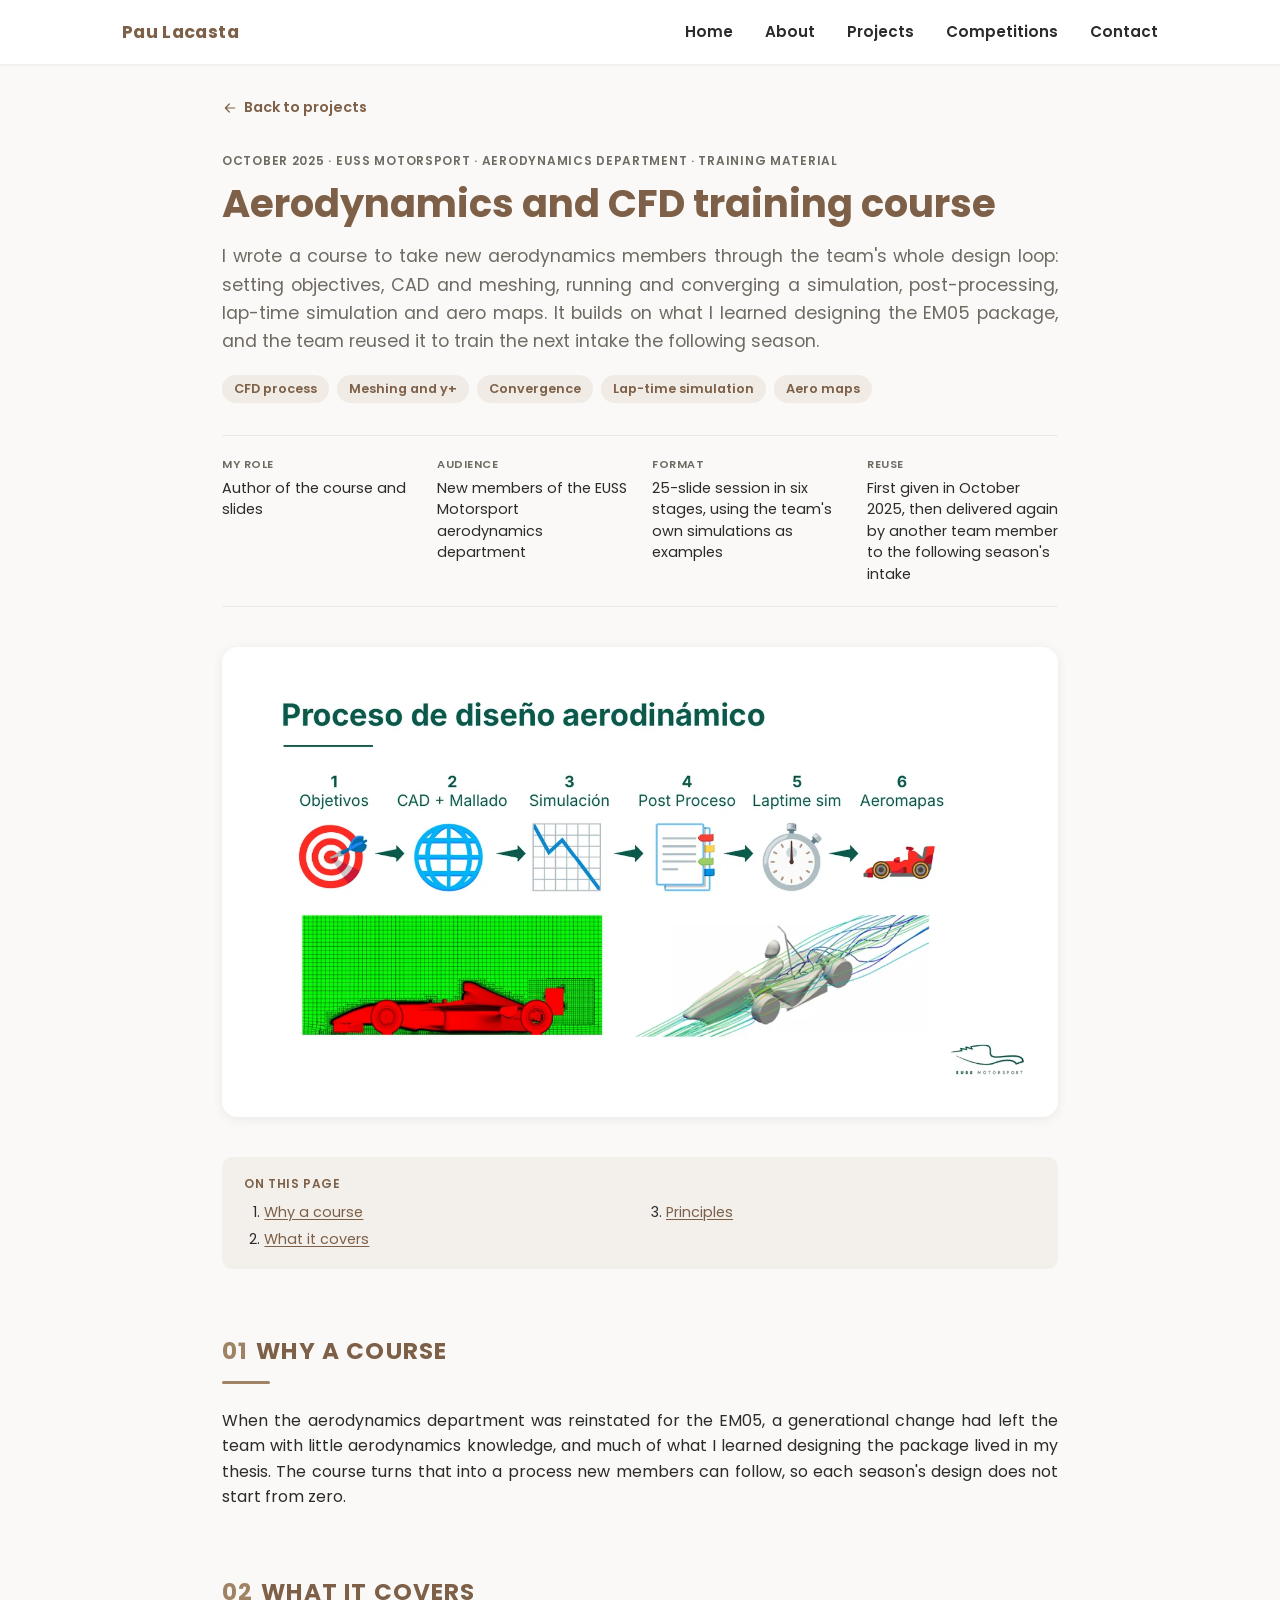
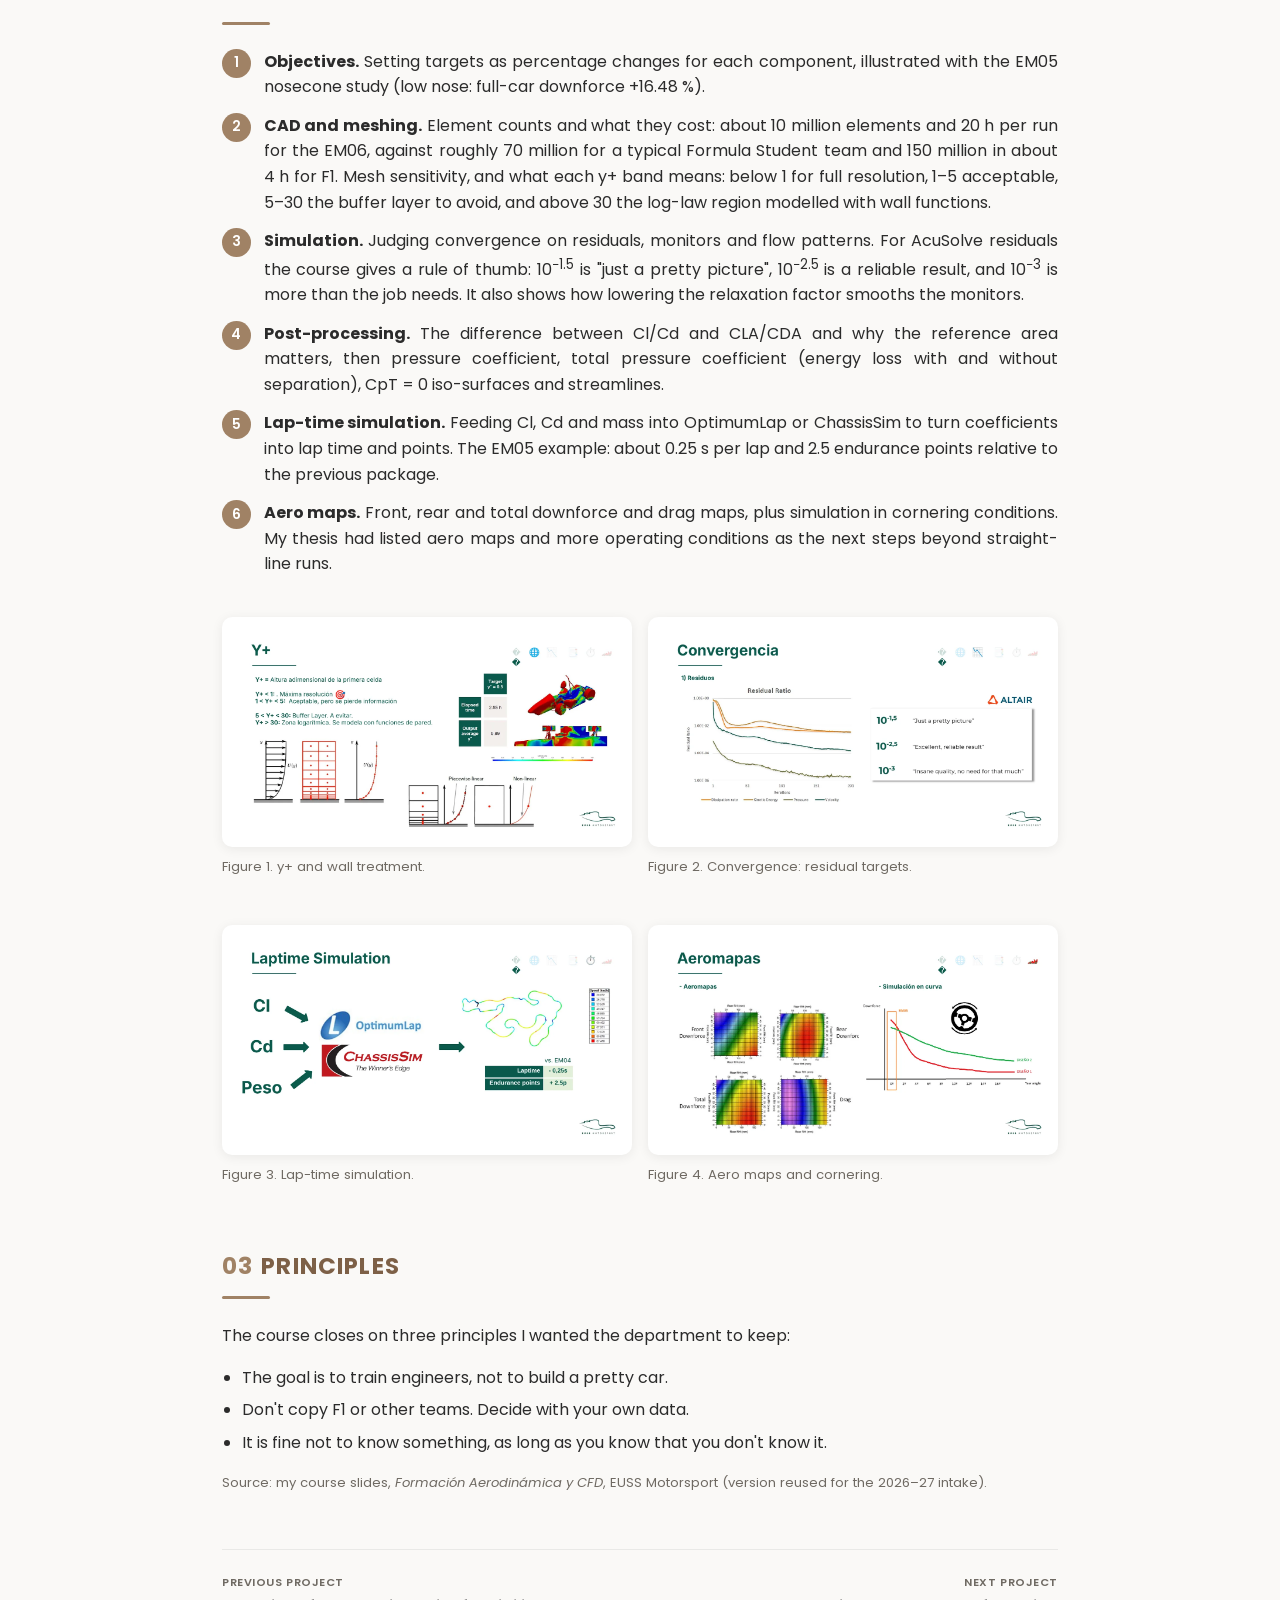
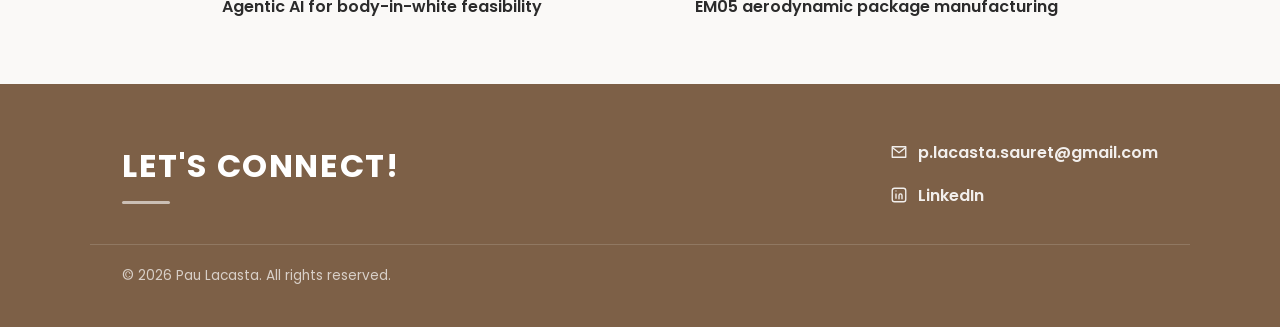
<file: projects/cfd-training.html>
<!DOCTYPE html>
<html lang="en">
<head>
  <!-- Google tag (gtag.js) -->
  <script async src="https://www.googletagmanager.com/gtag/js?id=G-F7V2QDEPR3"></script>
  <script>
    window.dataLayer = window.dataLayer || [];
    function gtag(){dataLayer.push(arguments);}
    gtag('js', new Date());
    gtag('config', 'G-F7V2QDEPR3');
  </script>
  <meta charset="UTF-8">
  <meta name="viewport" content="width=device-width, initial-scale=1.0">
  <title>Aerodynamics and CFD training course - Pau Lacasta</title>
  <meta name="description" content="A training course I wrote for new EUSS Motorsport aerodynamics members, covering the full design loop: objectives, CAD and meshing, convergence, post-processing, lap-time simulation and aero maps. The team reused it the following season.">
  <link rel="canonical" href="https://p-lacasta.github.io/projects/cfd-training.html">

  <meta property="og:type" content="article">
  <meta property="og:url" content="https://p-lacasta.github.io/projects/cfd-training.html">
  <meta property="og:title" content="Aerodynamics and CFD training course - Pau Lacasta">
  <meta property="og:description" content="A training course I wrote for new EUSS Motorsport aerodynamics members, covering the full design loop: objectives, CAD and meshing, convergence, post-processing, lap-time simulation and aero maps. The team reused it the following season.">
  <meta property="og:image" content="https://p-lacasta.github.io/images/projects/cfd-training/process.webp">
  <meta name="twitter:card" content="summary_large_image">

  <link rel="preconnect" href="https://fonts.googleapis.com">
  <link rel="preconnect" href="https://fonts.gstatic.com" crossorigin>
  <link href="https://fonts.googleapis.com/css2?family=Poppins:ital,wght@0,100;0,200;0,300;0,400;0,500;0,600;0,700;0,800;0,900;1,100;1,200;1,300;1,400;1,500;1,600;1,700;1,800;1,900&display=swap" rel="stylesheet">
  <link rel="stylesheet" href="../css/styles.css">
</head>
<body>
  <header class="scrolled">
    <div class="nav-container">
      <a href="../index.html#hero" class="logo">Pau Lacasta</a>
      <button id="nav-toggle" aria-label="Open menu" aria-expanded="false" aria-controls="primary-nav">
        <span class="nav-toggle-bar"></span>
        <span class="nav-toggle-bar"></span>
        <span class="nav-toggle-bar"></span>
      </button>
      <nav id="primary-nav">
        <a href="../index.html#hero">Home</a>
        <a href="../index.html#about">About</a>
        <a href="../index.html#projects">Projects</a>
        <a href="../index.html#competitions">Competitions</a>
        <a href="../index.html#contact">Contact</a>
      </nav>
    </div>
  </header>

  <main>
    <article class="project-detail case-study">
      <a href="../index.html#projects" class="back-link">
        <svg viewBox="0 0 24 24" width="16" height="16" fill="none" stroke="currentColor" stroke-width="1.8" aria-hidden="true"><path d="M19 12H5M11 6l-6 6 6 6" stroke-linecap="round" stroke-linejoin="round"/></svg>
        Back to projects
      </a>

      <div class="project-detail-header">
        <p class="cs-eyebrow">October 2025 · EUSS Motorsport · Aerodynamics department · Training material</p>
        <h1>Aerodynamics and CFD training course</h1>
        <p class="cs-lede">
          I wrote a course to take new aerodynamics members through the team's whole design loop: setting objectives, CAD and meshing, running and converging a simulation, post-processing, lap-time simulation and aero maps. It builds on what I learned designing the EM05 package, and the team reused it to train the next intake the following season.
        </p>
        <ul class="cs-chips" aria-label="Topics">
          <li>CFD process</li>
          <li>Meshing and y+</li>
          <li>Convergence</li>
          <li>Lap-time simulation</li>
          <li>Aero maps</li>
        </ul>
      </div>

      <dl class="cs-meta">
        <div>
          <dt>My role</dt>
          <dd>Author of the course and slides</dd>
        </div>
        <div>
          <dt>Audience</dt>
          <dd>New members of the EUSS Motorsport aerodynamics department</dd>
        </div>
        <div>
          <dt>Format</dt>
          <dd>25-slide session in six stages, using the team's own simulations as examples</dd>
        </div>
        <div>
          <dt>Reuse</dt>
          <dd>First given in October 2025, then delivered again by another team member to the following season's intake</dd>
        </div>
      </dl>

      <img src="../images/projects/cfd-training/process.webp" width="1400" height="787" alt="Course slide showing the six-stage aerodynamic design process: objectives, CAD and meshing, simulation, post-processing, lap-time simulation and aero maps" class="project-detail-image">

      <nav class="cs-toc" aria-label="On this page">
        <p>On this page</p>
        <ol>
          <li><a href="#why">Why a course</a></li>
          <li><a href="#content">What it covers</a></li>
          <li><a href="#principles">Principles</a></li>
        </ol>
      </nav>

      <!-- 01 -->
      <section id="why">
        <h2><span class="cs-num">01</span>Why a course</h2>
        <p>
          When the aerodynamics department was reinstated for the EM05, a generational change had left the team with little aerodynamics knowledge, and much of what I learned designing the package lived in my thesis. The course turns that into a process new members can follow, so each season's design does not start from zero.
        </p>
      </section>

      <!-- 02 -->
      <section id="content">
        <h2><span class="cs-num">02</span>What it covers</h2>
        <ol class="cs-steps">
          <li><strong>Objectives.</strong> Setting targets as percentage changes for each component, illustrated with the EM05 nosecone study (low nose: full-car downforce +16.48&nbsp;%).</li>
          <li><strong>CAD and meshing.</strong> Element counts and what they cost: about 10 million elements and 20&nbsp;h per run for the EM06, against roughly 70 million for a typical Formula Student team and 150 million in about 4&nbsp;h for F1. Mesh sensitivity, and what each y+ band means: below 1 for full resolution, 1–5 acceptable, 5–30 the buffer layer to avoid, and above 30 the log-law region modelled with wall functions.</li>
          <li><strong>Simulation.</strong> Judging convergence on residuals, monitors and flow patterns. For AcuSolve residuals the course gives a rule of thumb: 10<sup>−1.5</sup> is "just a pretty picture", 10<sup>−2.5</sup> is a reliable result, and 10<sup>−3</sup> is more than the job needs. It also shows how lowering the relaxation factor smooths the monitors.</li>
          <li><strong>Post-processing.</strong> The difference between Cl/Cd and CLA/CDA and why the reference area matters, then pressure coefficient, total pressure coefficient (energy loss with and without separation), CpT&nbsp;=&nbsp;0 iso-surfaces and streamlines.</li>
          <li><strong>Lap-time simulation.</strong> Feeding Cl, Cd and mass into OptimumLap or ChassisSim to turn coefficients into lap time and points. The EM05 example: about 0.25&nbsp;s per lap and 2.5 endurance points relative to the previous package.</li>
          <li><strong>Aero maps.</strong> Front, rear and total downforce and drag maps, plus simulation in cornering conditions. My thesis had listed aero maps and more operating conditions as the next steps beyond straight-line runs.</li>
        </ol>
        <div class="cs-fig-pair">
          <figure class="cs-fig">
            <img src="../images/projects/cfd-training/yplus.webp" width="1400" height="787" loading="lazy" decoding="async" alt="Course slide explaining y-plus bands with velocity-profile sketches and a y-plus contour on the car">
            <figcaption>Figure 1. y+ and wall treatment.</figcaption>
          </figure>
          <figure class="cs-fig">
            <img src="../images/projects/cfd-training/convergence.webp" width="1400" height="787" loading="lazy" decoding="async" alt="Course slide on convergence with a residual-ratio plot and residual targets annotated">
            <figcaption>Figure 2. Convergence: residual targets.</figcaption>
          </figure>
          <figure class="cs-fig">
            <img src="../images/projects/cfd-training/laptime.webp" width="1400" height="787" loading="lazy" decoding="async" alt="Course slide showing Cl, Cd and mass feeding into lap-time simulation software, with the EM05 lap-time and endurance-points gains">
            <figcaption>Figure 3. Lap-time simulation.</figcaption>
          </figure>
          <figure class="cs-fig">
            <img src="../images/projects/cfd-training/aeromaps.webp" width="1400" height="787" loading="lazy" decoding="async" alt="Course slide with front, rear and total downforce and drag maps against ride height, and a cornering simulation plot">
            <figcaption>Figure 4. Aero maps and cornering.</figcaption>
          </figure>
        </div>
      </section>

      <!-- 03 -->
      <section id="principles">
        <h2><span class="cs-num">03</span>Principles</h2>
        <p>
          The course closes on three principles I wanted the department to keep:
        </p>
        <ul class="cs-list">
          <li>The goal is to train engineers, not to build a pretty car.</li>
          <li>Don't copy F1 or other teams. Decide with your own data.</li>
          <li>It is fine not to know something, as long as you know that you don't know it.</li>
        </ul>
        <p class="cs-sources">
          Source: my course slides, <em>Formación Aerodinámica y CFD</em>, EUSS Motorsport (version reused for the 2026–27 intake).
        </p>
      </section>

      <nav class="cs-pager" aria-label="More projects">
        <a href="seat-agentic-ai.html"><span>Previous project</span>Agentic AI for body-in-white feasibility</a>
        <a href="aero-manufacturing.html" class="cs-pager-next"><span>Next project</span>EM05 aerodynamic package manufacturing</a>
      </nav>
    </article>

    <footer id="contact">
      <div class="footer-inner">
        <div class="footer-main reveal">
          <h2>Let's connect!</h2>
        </div>
        <ul class="footer-links reveal">
          <li>
            <a href="mailto:p.lacasta.sauret@gmail.com" class="footer-link">
              <svg viewBox="0 0 24 24" fill="none" stroke="currentColor" stroke-width="1.8" aria-hidden="true"><path d="M3 5h18v14H3z" stroke-linejoin="round"/><path d="m3 6 9 7 9-7" stroke-linejoin="round"/></svg>
              p.lacasta.sauret@gmail.com
            </a>
          </li>
          <li>
            <a href="https://www.linkedin.com/in/pau-lacasta" target="_blank" rel="noopener" class="footer-link">
              <svg viewBox="0 0 24 24" fill="none" stroke="currentColor" stroke-width="1.8" aria-hidden="true"><rect x="3" y="3" width="18" height="18" rx="3"/><line x1="8" y1="10" x2="8" y2="17"/><circle cx="8" cy="6.5" r="0.75" fill="currentColor" stroke="none"/><path d="M12 17v-4.5a2 2 0 0 1 4 0V17" stroke-linecap="round"/></svg>
              LinkedIn
            </a>
          </li>
        </ul>
      </div>
      <div class="footer-bottom">
        <p>&copy; <span id="year"></span> Pau Lacasta. All rights reserved.</p>
      </div>
    </footer>
  </main>

  <button id="to-top" aria-label="Back to top">↑</button>

  <script src="../js/main.js" defer></script>
</body>
</html>
</file>
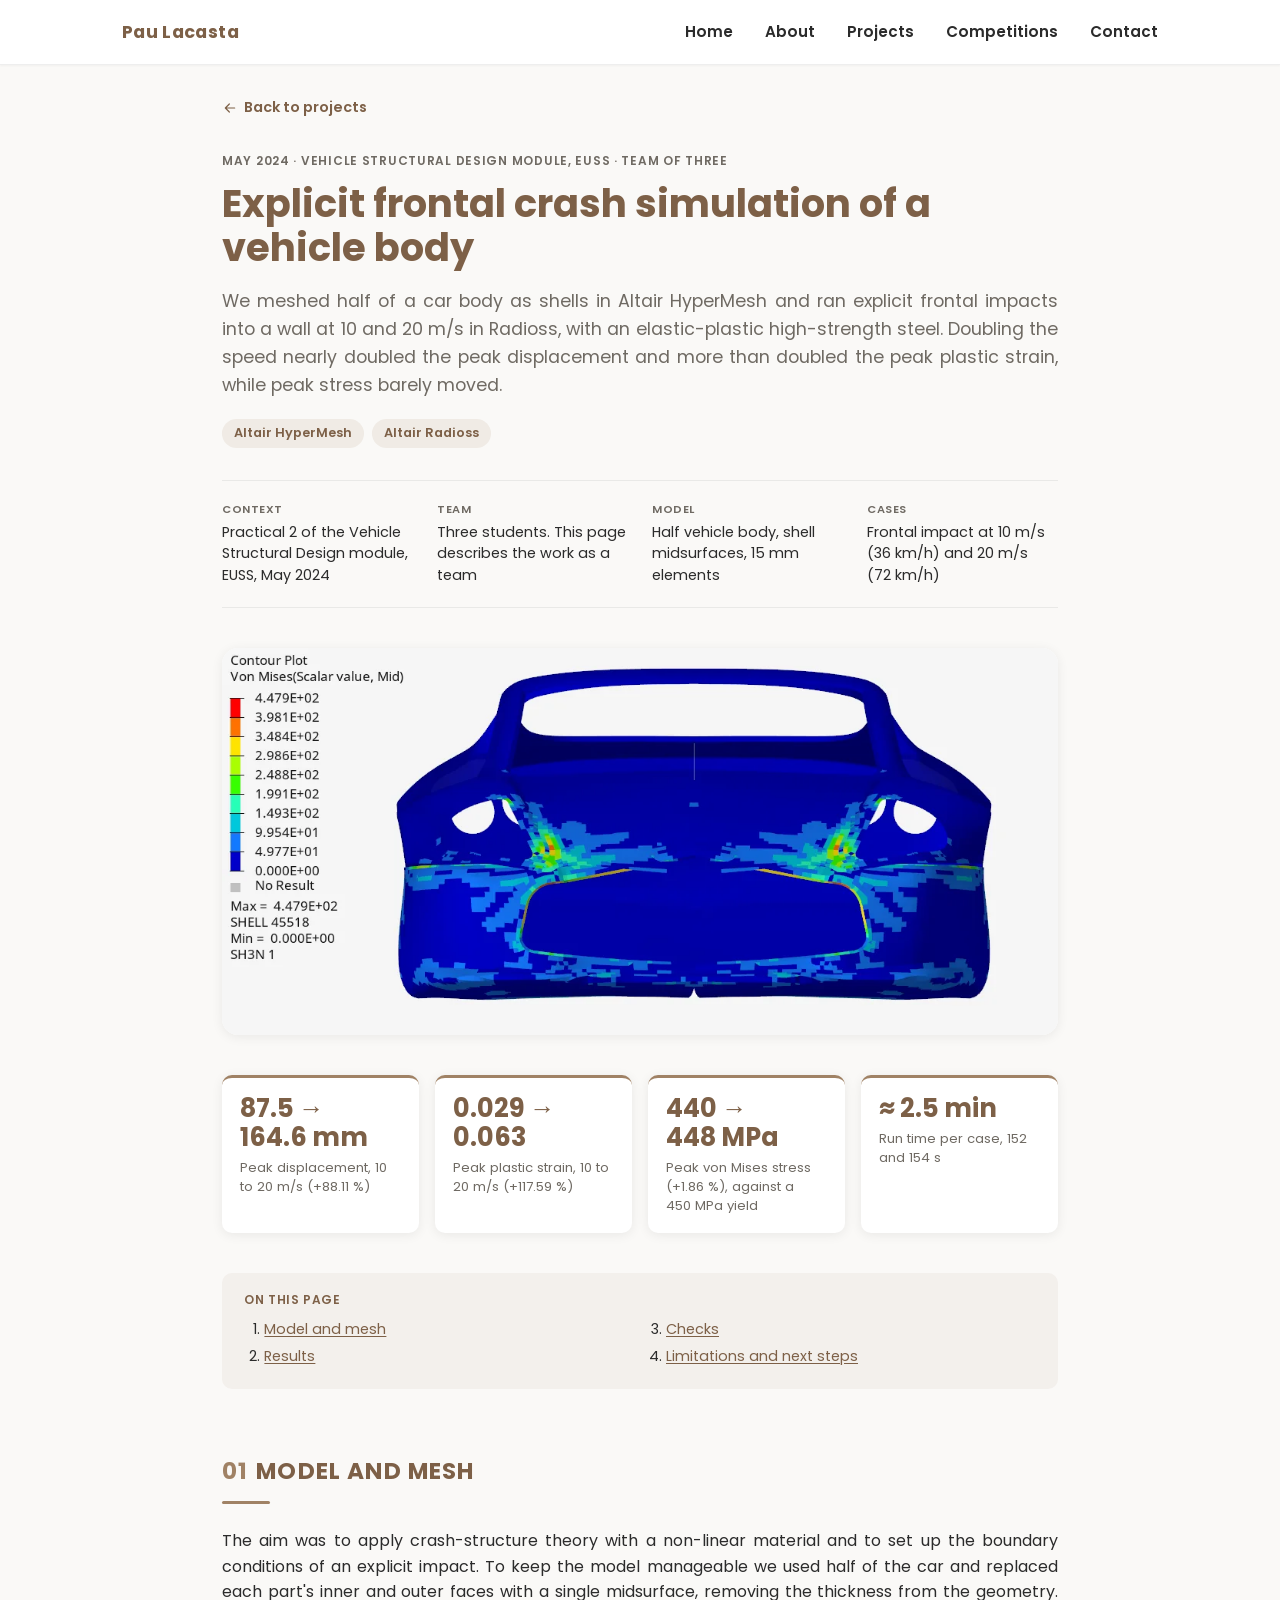
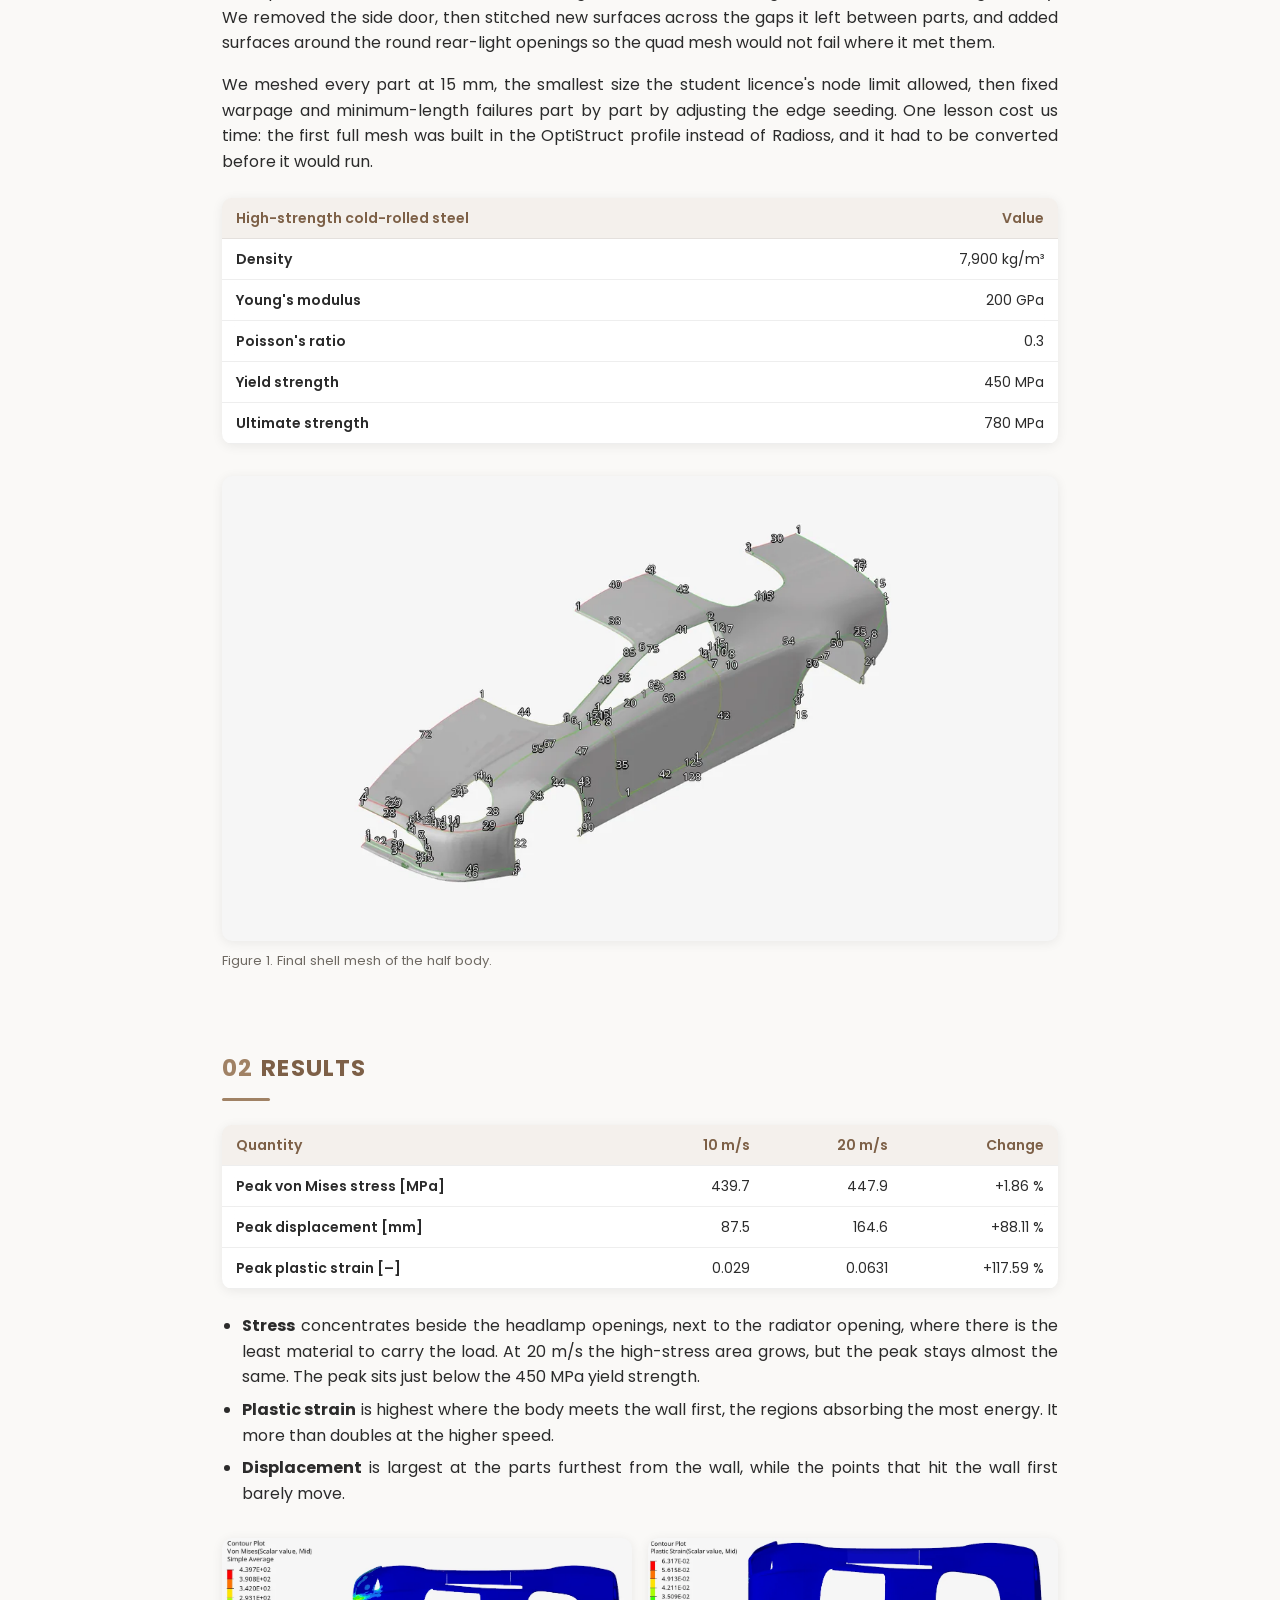
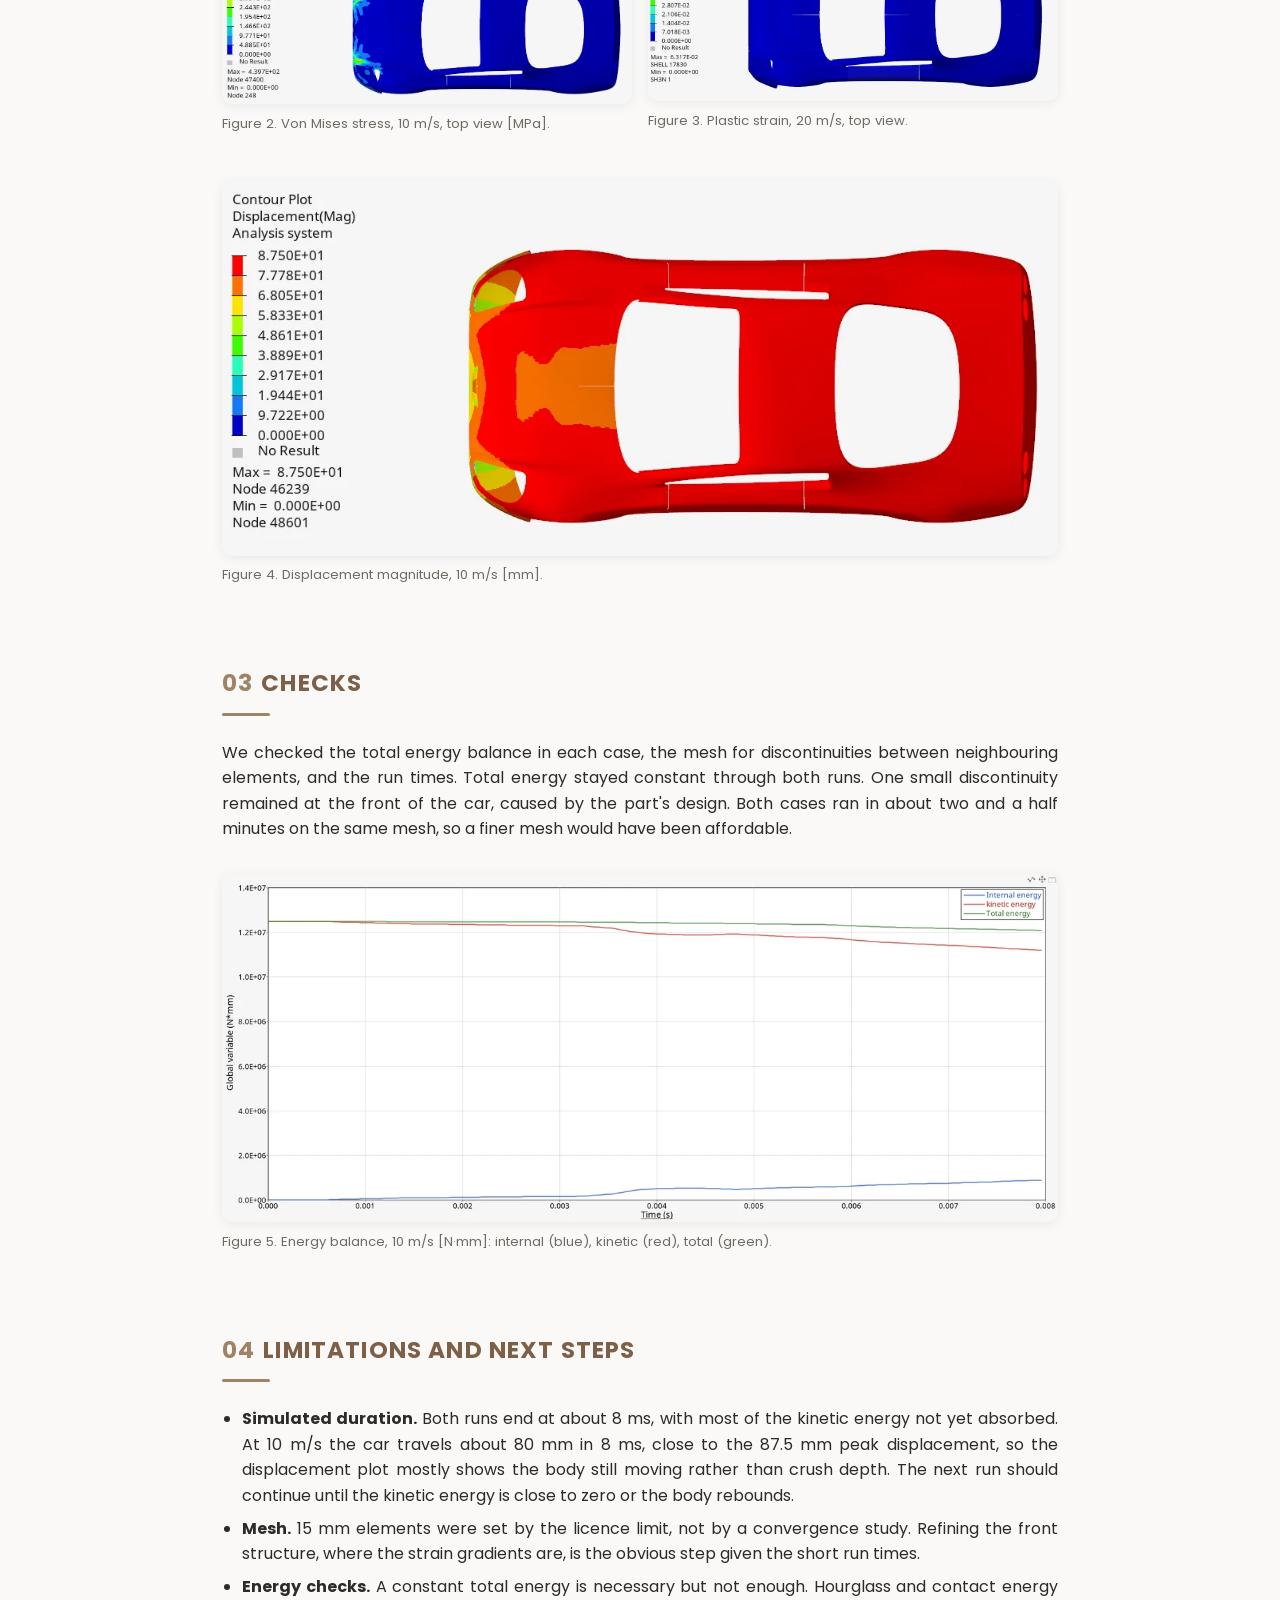
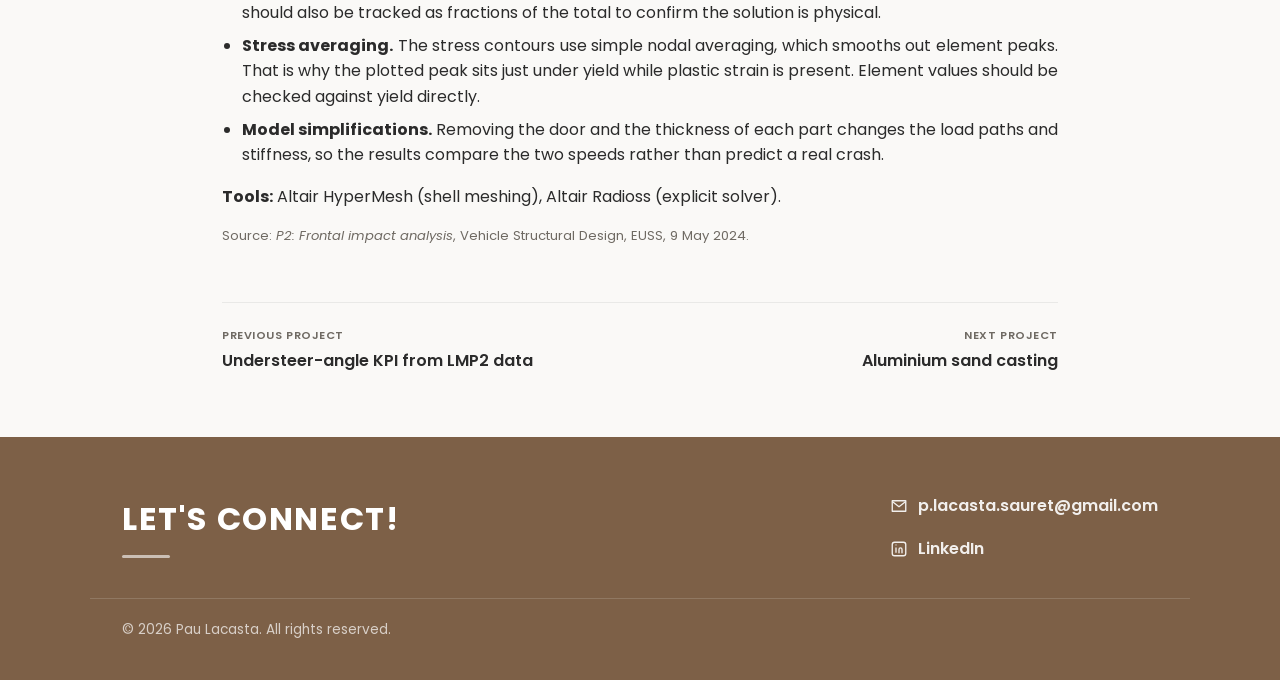
<file: projects/crash-simulation.html>
<!DOCTYPE html>
<html lang="en">
<head>
  <!-- Google tag (gtag.js) -->
  <script async src="https://www.googletagmanager.com/gtag/js?id=G-F7V2QDEPR3"></script>
  <script>
    window.dataLayer = window.dataLayer || [];
    function gtag(){dataLayer.push(arguments);}
    gtag('js', new Date());
    gtag('config', 'G-F7V2QDEPR3');
  </script>
  <meta charset="UTF-8">
  <meta name="viewport" content="width=device-width, initial-scale=1.0">
  <title>Explicit frontal crash simulation of a vehicle body - Pau Lacasta</title>
  <meta name="description" content="Explicit finite-element frontal impact of a half vehicle body in Altair HyperMesh and Radioss at 10 and 20 m/s: shell meshing, elastic-plastic steel, stress, displacement, plastic strain and energy balance.">
  <link rel="canonical" href="https://p-lacasta.github.io/projects/crash-simulation.html">

  <meta property="og:type" content="article">
  <meta property="og:url" content="https://p-lacasta.github.io/projects/crash-simulation.html">
  <meta property="og:title" content="Explicit frontal crash simulation of a vehicle body - Pau Lacasta">
  <meta property="og:description" content="Explicit finite-element frontal impact of a half vehicle body in Altair HyperMesh and Radioss at 10 and 20 m/s: shell meshing, elastic-plastic steel, stress, displacement, plastic strain and energy balance.">
  <meta property="og:image" content="https://p-lacasta.github.io/images/projects/crash/stress-c1-front.webp">
  <meta name="twitter:card" content="summary_large_image">

  <link rel="preconnect" href="https://fonts.googleapis.com">
  <link rel="preconnect" href="https://fonts.gstatic.com" crossorigin>
  <link href="https://fonts.googleapis.com/css2?family=Poppins:ital,wght@0,100;0,200;0,300;0,400;0,500;0,600;0,700;0,800;0,900;1,100;1,200;1,300;1,400;1,500;1,600;1,700;1,800;1,900&display=swap" rel="stylesheet">
  <link rel="stylesheet" href="../css/styles.css">
</head>
<body>
  <header class="scrolled">
    <div class="nav-container">
      <a href="../index.html#hero" class="logo">Pau Lacasta</a>
      <button id="nav-toggle" aria-label="Open menu" aria-expanded="false" aria-controls="primary-nav">
        <span class="nav-toggle-bar"></span>
        <span class="nav-toggle-bar"></span>
        <span class="nav-toggle-bar"></span>
      </button>
      <nav id="primary-nav">
        <a href="../index.html#hero">Home</a>
        <a href="../index.html#about">About</a>
        <a href="../index.html#projects">Projects</a>
        <a href="../index.html#competitions">Competitions</a>
        <a href="../index.html#contact">Contact</a>
      </nav>
    </div>
  </header>

  <main>
    <article class="project-detail case-study">
      <a href="../index.html#projects" class="back-link">
        <svg viewBox="0 0 24 24" width="16" height="16" fill="none" stroke="currentColor" stroke-width="1.8" aria-hidden="true"><path d="M19 12H5M11 6l-6 6 6 6" stroke-linecap="round" stroke-linejoin="round"/></svg>
        Back to projects
      </a>

      <div class="project-detail-header">
        <p class="cs-eyebrow">May 2024 · Vehicle Structural Design module, EUSS · Team of three</p>
        <h1>Explicit frontal crash simulation of a vehicle body</h1>
        <p class="cs-lede">
          We meshed half of a car body as shells in Altair HyperMesh and ran explicit frontal impacts into a wall at 10 and 20&nbsp;m/s in Radioss, with an elastic-plastic high-strength steel. Doubling the speed nearly doubled the peak displacement and more than doubled the peak plastic strain, while peak stress barely moved.
        </p>
        <ul class="cs-chips" aria-label="Tools">
          <li>Altair HyperMesh</li>
          <li>Altair Radioss</li>
        </ul>
      </div>

      <dl class="cs-meta">
        <div>
          <dt>Context</dt>
          <dd>Practical 2 of the Vehicle Structural Design module, EUSS, May 2024</dd>
        </div>
        <div>
          <dt>Team</dt>
          <dd>Three students. This page describes the work as a team</dd>
        </div>
        <div>
          <dt>Model</dt>
          <dd>Half vehicle body, shell midsurfaces, 15&nbsp;mm elements</dd>
        </div>
        <div>
          <dt>Cases</dt>
          <dd>Frontal impact at 10&nbsp;m/s (36&nbsp;km/h) and 20&nbsp;m/s (72&nbsp;km/h)</dd>
        </div>
      </dl>

      <img src="../images/projects/crash/stress-c1-front.webp" width="1088" height="504" alt="Front view of the car body coloured by von Mises stress after a 10 metre per second impact, with the highest stresses around the headlamp and radiator openings" class="project-detail-image">

      <ul class="cs-keyfigs">
        <li class="cs-keyfig">
          <strong>87.5 → 164.6&nbsp;mm</strong>
          <span>Peak displacement, 10 to 20&nbsp;m/s (+88.11&nbsp;%)</span>
        </li>
        <li class="cs-keyfig">
          <strong>0.029 → 0.063</strong>
          <span>Peak plastic strain, 10 to 20&nbsp;m/s (+117.59&nbsp;%)</span>
        </li>
        <li class="cs-keyfig">
          <strong>440 → 448&nbsp;MPa</strong>
          <span>Peak von Mises stress (+1.86&nbsp;%), against a 450&nbsp;MPa yield</span>
        </li>
        <li class="cs-keyfig">
          <strong>≈ 2.5&nbsp;min</strong>
          <span>Run time per case, 152 and 154&nbsp;s</span>
        </li>
      </ul>

      <nav class="cs-toc" aria-label="On this page">
        <p>On this page</p>
        <ol>
          <li><a href="#model">Model and mesh</a></li>
          <li><a href="#results">Results</a></li>
          <li><a href="#checks">Checks</a></li>
          <li><a href="#limitations">Limitations and next steps</a></li>
        </ol>
      </nav>

      <!-- 01 -->
      <section id="model">
        <h2><span class="cs-num">01</span>Model and mesh</h2>
        <p>
          The aim was to apply crash-structure theory with a non-linear material and to set up the boundary conditions of an explicit impact. To keep the model manageable we used half of the car and replaced each part's inner and outer faces with a single midsurface, removing the thickness from the geometry. We removed the side door, then stitched new surfaces across the gaps it left between parts, and added surfaces around the round rear-light openings so the quad mesh would not fail where it met them.
        </p>
        <p>
          We meshed every part at 15&nbsp;mm, the smallest size the student licence's node limit allowed, then fixed warpage and minimum-length failures part by part by adjusting the edge seeding. One lesson cost us time: the first full mesh was built in the OptiStruct profile instead of Radioss, and it had to be converted before it would run.
        </p>
        <div class="table-wrap" tabindex="0" role="region" aria-label="Material properties">
          <table class="cs-table">
            <thead>
              <tr><th scope="col">High-strength cold-rolled steel</th><th scope="col" class="num">Value</th></tr>
            </thead>
            <tbody>
              <tr><th scope="row">Density</th><td class="num">7,900&nbsp;kg/m³</td></tr>
              <tr><th scope="row">Young's modulus</th><td class="num">200&nbsp;GPa</td></tr>
              <tr><th scope="row">Poisson's ratio</th><td class="num">0.3</td></tr>
              <tr><th scope="row">Yield strength</th><td class="num">450&nbsp;MPa</td></tr>
              <tr><th scope="row">Ultimate strength</th><td class="num">780&nbsp;MPa</td></tr>
            </tbody>
          </table>
        </div>
        <figure class="cs-fig">
          <img src="../images/projects/crash/mesh.webp" width="1200" height="667" loading="lazy" decoding="async" alt="Grey shell mesh of the half vehicle body with part labels">
          <figcaption>Figure 1. Final shell mesh of the half body.</figcaption>
        </figure>
      </section>

      <!-- 02 -->
      <section id="results">
        <h2><span class="cs-num">02</span>Results</h2>
        <div class="table-wrap" tabindex="0" role="region" aria-label="Results comparison">
          <table class="cs-table cs-table--stack">
            <thead>
              <tr><th scope="col">Quantity</th><th scope="col" class="num">10&nbsp;m/s</th><th scope="col" class="num">20&nbsp;m/s</th><th scope="col" class="num">Change</th></tr>
            </thead>
            <tbody>
              <tr><th scope="row">Peak von Mises stress [MPa]</th><td class="num" data-label="10&nbsp;m/s">439.7</td><td class="num" data-label="20&nbsp;m/s">447.9</td><td class="num" data-label="Change">+1.86&nbsp;%</td></tr>
              <tr><th scope="row">Peak displacement [mm]</th><td class="num" data-label="10&nbsp;m/s">87.5</td><td class="num" data-label="20&nbsp;m/s">164.6</td><td class="num" data-label="Change">+88.11&nbsp;%</td></tr>
              <tr><th scope="row">Peak plastic strain [–]</th><td class="num" data-label="10&nbsp;m/s">0.029</td><td class="num" data-label="20&nbsp;m/s">0.0631</td><td class="num" data-label="Change">+117.59&nbsp;%</td></tr>
            </tbody>
          </table>
        </div>
        <ul class="cs-list">
          <li><strong>Stress</strong> concentrates beside the headlamp openings, next to the radiator opening, where there is the least material to carry the load. At 20&nbsp;m/s the high-stress area grows, but the peak stays almost the same. The peak sits just below the 450&nbsp;MPa yield strength.</li>
          <li><strong>Plastic strain</strong> is highest where the body meets the wall first, the regions absorbing the most energy. It more than doubles at the higher speed.</li>
          <li><strong>Displacement</strong> is largest at the parts furthest from the wall, while the points that hit the wall first barely move.</li>
        </ul>
        <div class="cs-fig-pair">
          <figure class="cs-fig">
            <img src="../images/projects/crash/stress-c1-top.webp" width="1091" height="441" loading="lazy" decoding="async" alt="Top view of von Mises stress at 10 metres per second, with stress concentrated at the front corners">
            <figcaption>Figure 2. Von Mises stress, 10&nbsp;m/s, top view [MPa].</figcaption>
          </figure>
          <figure class="cs-fig">
            <img src="../images/projects/crash/strain-c2.webp" width="1159" height="460" loading="lazy" decoding="async" alt="Top view of plastic strain at 20 metres per second, concentrated at the very front of the body">
            <figcaption>Figure 3. Plastic strain, 20&nbsp;m/s, top view.</figcaption>
          </figure>
        </div>
        <figure class="cs-fig">
          <img src="../images/projects/crash/disp-c1.webp" width="1048" height="469" loading="lazy" decoding="async" alt="Top view of displacement magnitude at 10 metres per second: almost the whole body red at about 87 millimetres, with lower values at the very front">
          <figcaption>Figure 4. Displacement magnitude, 10&nbsp;m/s [mm].</figcaption>
        </figure>
      </section>

      <!-- 03 -->
      <section id="checks">
        <h2><span class="cs-num">03</span>Checks</h2>
        <p>
          We checked the total energy balance in each case, the mesh for discontinuities between neighbouring elements, and the run times. Total energy stayed constant through both runs. One small discontinuity remained at the front of the car, caused by the part's design. Both cases ran in about two and a half minutes on the same mesh, so a finer mesh would have been affordable.
        </p>
        <figure class="cs-fig">
          <img src="../images/projects/crash/energy-c1.webp" width="1200" height="500" loading="lazy" decoding="async" alt="Energy plot for the 10 metre per second case over 8 milliseconds: total energy flat at about 1.25 times ten to the seven newton millimetres, kinetic energy falling slightly and internal energy rising slightly">
          <figcaption>Figure 5. Energy balance, 10&nbsp;m/s [N·mm]: internal (blue), kinetic (red), total (green).</figcaption>
        </figure>
      </section>

      <!-- 04 -->
      <section id="limitations">
        <h2><span class="cs-num">04</span>Limitations and next steps</h2>
        <ul class="cs-list">
          <li><strong>Simulated duration.</strong> Both runs end at about 8&nbsp;ms, with most of the kinetic energy not yet absorbed. At 10&nbsp;m/s the car travels about 80&nbsp;mm in 8&nbsp;ms, close to the 87.5&nbsp;mm peak displacement, so the displacement plot mostly shows the body still moving rather than crush depth. The next run should continue until the kinetic energy is close to zero or the body rebounds.</li>
          <li><strong>Mesh.</strong> 15&nbsp;mm elements were set by the licence limit, not by a convergence study. Refining the front structure, where the strain gradients are, is the obvious step given the short run times.</li>
          <li><strong>Energy checks.</strong> A constant total energy is necessary but not enough. Hourglass and contact energy should also be tracked as fractions of the total to confirm the solution is physical.</li>
          <li><strong>Stress averaging.</strong> The stress contours use simple nodal averaging, which smooths out element peaks. That is why the plotted peak sits just under yield while plastic strain is present. Element values should be checked against yield directly.</li>
          <li><strong>Model simplifications.</strong> Removing the door and the thickness of each part changes the load paths and stiffness, so the results compare the two speeds rather than predict a real crash.</li>
        </ul>
        <p>
          <strong>Tools:</strong> Altair HyperMesh (shell meshing), Altair Radioss (explicit solver).
        </p>
        <p class="cs-sources">
          Source: <em>P2: Frontal impact analysis</em>, Vehicle Structural Design, EUSS, 9 May 2024.
        </p>
      </section>

      <nav class="cs-pager" aria-label="More projects">
        <a href="lmp2-understeer-kpi.html"><span>Previous project</span>Understeer-angle KPI from LMP2 data</a>
        <a href="sand-casting.html" class="cs-pager-next"><span>Next project</span>Aluminium sand casting</a>
      </nav>
    </article>

    <footer id="contact">
      <div class="footer-inner">
        <div class="footer-main reveal">
          <h2>Let's connect!</h2>
        </div>
        <ul class="footer-links reveal">
          <li>
            <a href="mailto:p.lacasta.sauret@gmail.com" class="footer-link">
              <svg viewBox="0 0 24 24" fill="none" stroke="currentColor" stroke-width="1.8" aria-hidden="true"><path d="M3 5h18v14H3z" stroke-linejoin="round"/><path d="m3 6 9 7 9-7" stroke-linejoin="round"/></svg>
              p.lacasta.sauret@gmail.com
            </a>
          </li>
          <li>
            <a href="https://www.linkedin.com/in/pau-lacasta" target="_blank" rel="noopener" class="footer-link">
              <svg viewBox="0 0 24 24" fill="none" stroke="currentColor" stroke-width="1.8" aria-hidden="true"><rect x="3" y="3" width="18" height="18" rx="3"/><line x1="8" y1="10" x2="8" y2="17"/><circle cx="8" cy="6.5" r="0.75" fill="currentColor" stroke="none"/><path d="M12 17v-4.5a2 2 0 0 1 4 0V17" stroke-linecap="round"/></svg>
              LinkedIn
            </a>
          </li>
        </ul>
      </div>
      <div class="footer-bottom">
        <p>&copy; <span id="year"></span> Pau Lacasta. All rights reserved.</p>
      </div>
    </footer>
  </main>

  <button id="to-top" aria-label="Back to top">↑</button>

  <script src="../js/main.js" defer></script>
</body>
</html>
</file>
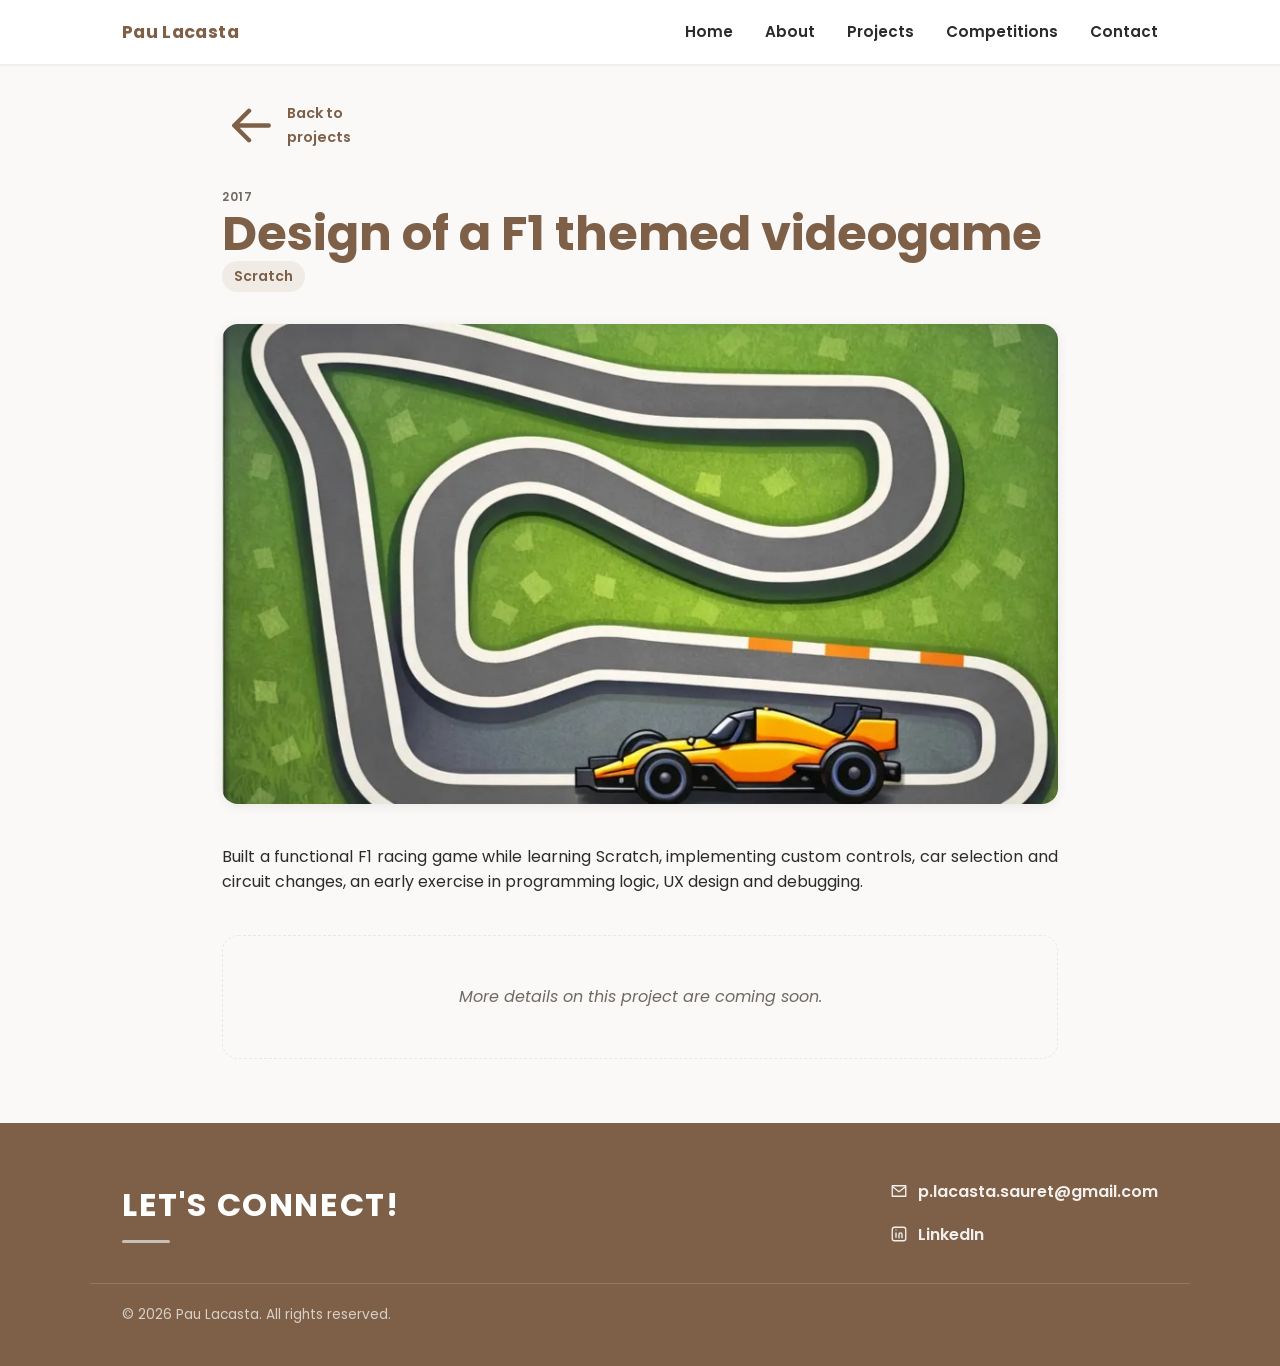
<file: projects/f1-game.html>
<!DOCTYPE html>
<html lang="en">
<head>
  <!-- Google tag (gtag.js) -->
  <script async src="https://www.googletagmanager.com/gtag/js?id=G-F7V2QDEPR3"></script>
  <script>
    window.dataLayer = window.dataLayer || [];
    function gtag(){dataLayer.push(arguments);}
    gtag('js', new Date());
    gtag('config', 'G-F7V2QDEPR3');
  </script>
  <meta charset="UTF-8">
  <meta name="viewport" content="width=device-width, initial-scale=1.0">
  <title>Design of a F1 themed videogame - Pau Lacasta</title>
  <meta name="description" content="Built a functional F1 racing game while learning Scratch, implementing custom controls, car selection and circuit changes.">

  <link rel="canonical" href="https://p-lacasta.github.io/projects/f1-game.html">

  <link rel="preconnect" href="https://fonts.googleapis.com">
  <link rel="preconnect" href="https://fonts.gstatic.com" crossorigin>
  <link href="https://fonts.googleapis.com/css2?family=Poppins:ital,wght@0,100;0,200;0,300;0,400;0,500;0,600;0,700;0,800;0,900;1,100;1,200;1,300;1,400;1,500;1,600;1,700;1,800;1,900&display=swap" rel="stylesheet">
  <link rel="stylesheet" href="../css/styles.css">
</head>
<body>
  <header class="scrolled">
    <div class="nav-container">
      <a href="../index.html#hero" class="logo">Pau Lacasta</a>
      <button id="nav-toggle" aria-label="Open menu" aria-expanded="false" aria-controls="primary-nav">
        <span class="nav-toggle-bar"></span>
        <span class="nav-toggle-bar"></span>
        <span class="nav-toggle-bar"></span>
      </button>
      <nav id="primary-nav">
        <a href="../index.html#hero">Home</a>
        <a href="../index.html#about">About</a>
        <a href="../index.html#projects">Projects</a>
        <a href="../index.html#competitions">Competitions</a>
        <a href="../index.html#contact">Contact</a>
      </nav>
    </div>
  </header>

  <main>
    <article class="project-detail">
      <a href="../index.html#projects" class="back-link">
        <svg viewBox="0 0 24 24" fill="none" stroke="currentColor" stroke-width="1.8" aria-hidden="true"><path d="M19 12H5M11 6l-6 6 6 6" stroke-linecap="round" stroke-linejoin="round"/></svg>
        Back to projects
      </a>

      <div class="project-detail-header">
        <p class="project-year">2017</p>
        <h1>Design of a F1 themed videogame</h1>
        <p class="project-tools">Scratch</p>
      </div>

      <img src="../images/F1Game.webp" width="880" height="590" alt="F1 Game icon" class="project-detail-image">

      <div class="project-detail-summary">
        <p>
          Built a functional F1 racing game while learning Scratch, implementing custom controls, car selection and circuit changes, an early exercise in programming logic, UX design and debugging.
        </p>
      </div>

      <!-- Add more project details, images, and results here -->
      <div class="project-detail-placeholder">
        More details on this project are coming soon.
      </div>
    </article>

    <footer id="contact">
      <div class="footer-inner">
        <div class="footer-main reveal">
          <h2>Let's connect!</h2>
        </div>
        <ul class="footer-links reveal">
          <li>
            <a href="mailto:p.lacasta.sauret@gmail.com" class="footer-link">
              <svg viewBox="0 0 24 24" fill="none" stroke="currentColor" stroke-width="1.8" aria-hidden="true"><path d="M3 5h18v14H3z" stroke-linejoin="round"/><path d="m3 6 9 7 9-7" stroke-linejoin="round"/></svg>
              p.lacasta.sauret@gmail.com
            </a>
          </li>
          <li>
            <a href="https://www.linkedin.com/in/pau-lacasta" target="_blank" rel="noopener" class="footer-link">
              <svg viewBox="0 0 24 24" fill="none" stroke="currentColor" stroke-width="1.8" aria-hidden="true"><rect x="3" y="3" width="18" height="18" rx="3"/><line x1="8" y1="10" x2="8" y2="17"/><circle cx="8" cy="6.5" r="0.75" fill="currentColor" stroke="none"/><path d="M12 17v-4.5a2 2 0 0 1 4 0V17" stroke-linecap="round"/></svg>
              LinkedIn
            </a>
          </li>
        </ul>
      </div>
      <div class="footer-bottom">
        <p>&copy; <span id="year"></span> Pau Lacasta. All rights reserved.</p>
      </div>
    </footer>
  </main>

  <button id="to-top" aria-label="Back to top">↑</button>

  <script src="../js/main.js" defer></script>
</body>
</html>
</file>
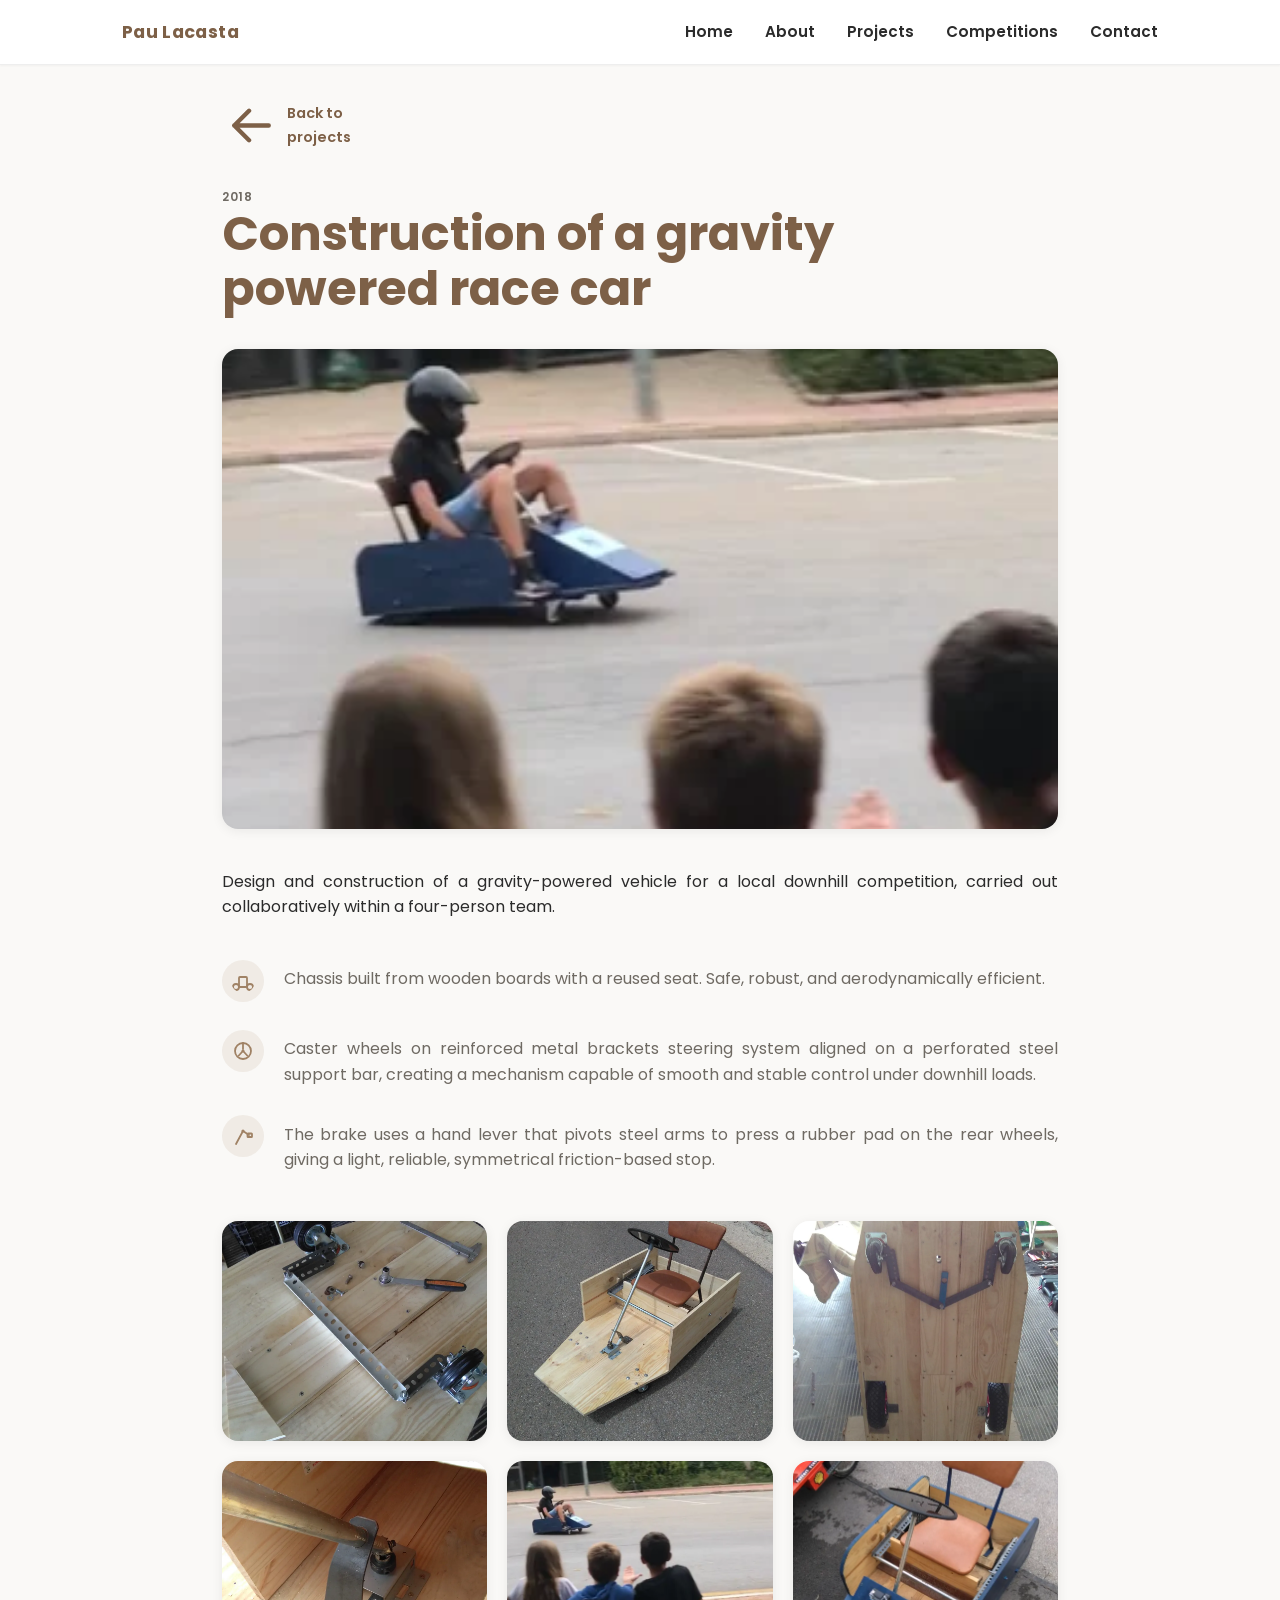
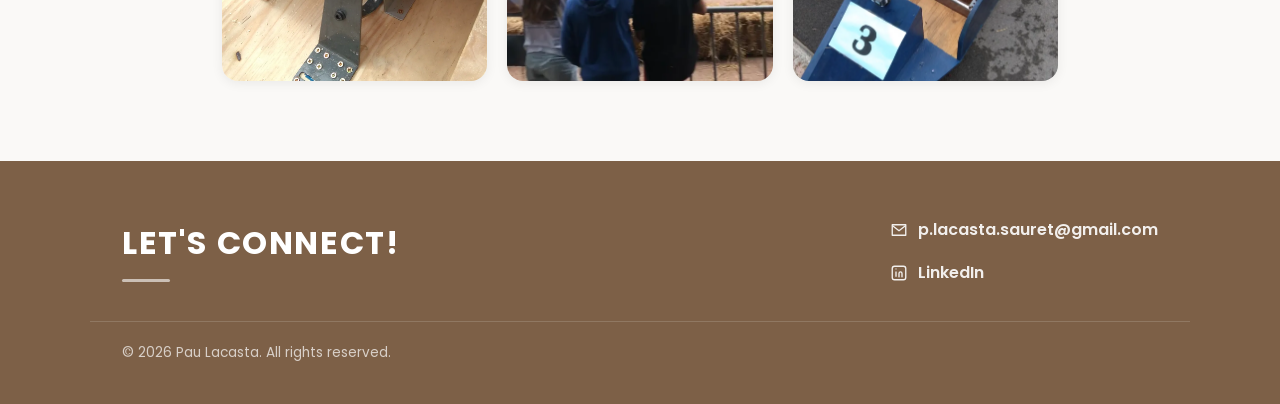
<file: projects/gravity-racer.html>
<!DOCTYPE html>
<html lang="en">
<head>
  <!-- Google tag (gtag.js) -->
  <script async src="https://www.googletagmanager.com/gtag/js?id=G-F7V2QDEPR3"></script>
  <script>
    window.dataLayer = window.dataLayer || [];
    function gtag(){dataLayer.push(arguments);}
    gtag('js', new Date());
    gtag('config', 'G-F7V2QDEPR3');
  </script>
  <meta charset="UTF-8">
  <meta name="viewport" content="width=device-width, initial-scale=1.0">
  <title>Construction of a gravity powered race car - Pau Lacasta</title>
  <meta name="description" content="Design and construction of a gravity-powered vehicle for a local downhill competition, carried out collaboratively within a four-person team.">

  <link rel="canonical" href="https://p-lacasta.github.io/projects/gravity-racer.html">

  <link rel="preconnect" href="https://fonts.googleapis.com">
  <link rel="preconnect" href="https://fonts.gstatic.com" crossorigin>
  <link href="https://fonts.googleapis.com/css2?family=Poppins:ital,wght@0,100;0,200;0,300;0,400;0,500;0,600;0,700;0,800;0,900;1,100;1,200;1,300;1,400;1,500;1,600;1,700;1,800;1,900&display=swap" rel="stylesheet">
  <link rel="stylesheet" href="../css/styles.css">
</head>
<body>
  <header class="scrolled">
    <div class="nav-container">
      <a href="../index.html#hero" class="logo">Pau Lacasta</a>
      <button id="nav-toggle" aria-label="Open menu" aria-expanded="false" aria-controls="primary-nav">
        <span class="nav-toggle-bar"></span>
        <span class="nav-toggle-bar"></span>
        <span class="nav-toggle-bar"></span>
      </button>
      <nav id="primary-nav">
        <a href="../index.html#hero">Home</a>
        <a href="../index.html#about">About</a>
        <a href="../index.html#projects">Projects</a>
        <a href="../index.html#competitions">Competitions</a>
        <a href="../index.html#contact">Contact</a>
      </nav>
    </div>
  </header>

  <main>
    <article class="project-detail">
      <a href="../index.html#projects" class="back-link">
        <svg viewBox="0 0 24 24" fill="none" stroke="currentColor" stroke-width="1.8" aria-hidden="true"><path d="M19 12H5M11 6l-6 6 6 6" stroke-linecap="round" stroke-linejoin="round"/></svg>
        Back to projects
      </a>

      <div class="project-detail-header">
        <p class="project-year">2018</p>
        <h1>Construction of a gravity powered race car</h1>
      </div>

      <img src="../images/GravityRacer.webp" width="351" height="281" alt="Gravity race car" class="project-detail-image">

      <div class="project-detail-summary">
        <p>
          Design and construction of a gravity-powered vehicle for a local downhill competition, carried out collaboratively within a four-person team.
        </p>
      </div>

      <ul class="project-detail-features">
        <li>
          <svg class="feature-icon" viewBox="0 0 24 24" fill="none" stroke="currentColor" stroke-width="1.8" aria-hidden="true"><circle cx="5" cy="18" r="3"/><circle cx="19" cy="18" r="3"/><path d="M8 18h8M8 18V9a1 1 0 0 1 1-1h6a1 1 0 0 1 1 1v9" stroke-linejoin="round"/></svg>
          <p>
            Chassis built from wooden boards with a reused seat. Safe, robust, and aerodynamically efficient.
          </p>
        </li>
        <li>
          <svg class="feature-icon" viewBox="0 0 24 24" fill="none" stroke="currentColor" stroke-width="1.8" aria-hidden="true"><circle cx="12" cy="12" r="8"/><circle cx="12" cy="12" r="1.6" fill="currentColor" stroke="none"/><path d="M12 4v6M7.8 16.5 11 13M16.2 16.5 13 13" stroke-linecap="round"/></svg>
          <p>
            Caster wheels on reinforced metal brackets steering system aligned on a perforated steel support bar, creating a mechanism capable of smooth and stable control under downhill loads.
          </p>
        </li>
        <li>
          <svg class="feature-icon" viewBox="0 0 24 24" fill="none" stroke="currentColor" stroke-width="1.8" aria-hidden="true"><path d="M5 20 12 7" stroke-linecap="round"/><circle cx="12" cy="7" r="1.6" fill="currentColor" stroke="none"/><path d="M12 7l6 4" stroke-linecap="round"/><rect x="16.5" y="9.5" width="4.5" height="3.5" rx="0.6"/></svg>
          <p>
            The brake uses a hand lever that pivots steel arms to press a rubber pad on the rear wheels, giving a light, reliable, symmetrical friction-based stop.
          </p>
        </li>
      </ul>

      <div class="project-detail-gallery">
        <img src="../images/GravityRacer/chassis-frame-build.webp" width="1050" height="1400" loading="lazy" decoding="async" alt="Chassis frame with caster wheels, wrench and tools laid out during construction">
        <img src="../images/GravityRacer/unpainted-body-assembly.webp" width="1050" height="1400" loading="lazy" decoding="async" alt="Unpainted wooden body with the seat and steering wheel mounted, resting on trestles">
        <img src="../images/GravityRacer/steering-linkage-underside.webp" width="1050" height="1400" loading="lazy" decoding="async" alt="Underside view of the steering linkage connecting the front caster wheels">
        <img src="../images/GravityRacer/brake-mechanism-closeup.webp" width="1050" height="1400" loading="lazy" decoding="async" alt="Close-up of the pivoting hand-lever brake mechanism">
        <img src="../images/GravityRacer/race-day-action.webp" width="592" height="792" loading="lazy" decoding="async" alt="The finished car racing down the course at the local downhill competition">
        <img src="../images/GravityRacer/finished-car-number-3.webp" width="1066" height="1237" loading="lazy" decoding="async" alt="Finished gravity race car with the number 3 on the nose, parked after the race">
      </div>
    </article>

    <footer id="contact">
      <div class="footer-inner">
        <div class="footer-main reveal">
          <h2>Let's connect!</h2>
        </div>
        <ul class="footer-links reveal">
          <li>
            <a href="mailto:p.lacasta.sauret@gmail.com" class="footer-link">
              <svg viewBox="0 0 24 24" fill="none" stroke="currentColor" stroke-width="1.8" aria-hidden="true"><path d="M3 5h18v14H3z" stroke-linejoin="round"/><path d="m3 6 9 7 9-7" stroke-linejoin="round"/></svg>
              p.lacasta.sauret@gmail.com
            </a>
          </li>
          <li>
            <a href="https://www.linkedin.com/in/pau-lacasta" target="_blank" rel="noopener" class="footer-link">
              <svg viewBox="0 0 24 24" fill="none" stroke="currentColor" stroke-width="1.8" aria-hidden="true"><rect x="3" y="3" width="18" height="18" rx="3"/><line x1="8" y1="10" x2="8" y2="17"/><circle cx="8" cy="6.5" r="0.75" fill="currentColor" stroke="none"/><path d="M12 17v-4.5a2 2 0 0 1 4 0V17" stroke-linecap="round"/></svg>
              LinkedIn
            </a>
          </li>
        </ul>
      </div>
      <div class="footer-bottom">
        <p>&copy; <span id="year"></span> Pau Lacasta. All rights reserved.</p>
      </div>
    </footer>
  </main>

  <button id="to-top" aria-label="Back to top">↑</button>

  <script src="../js/main.js" defer></script>
</body>
</html>
</file>
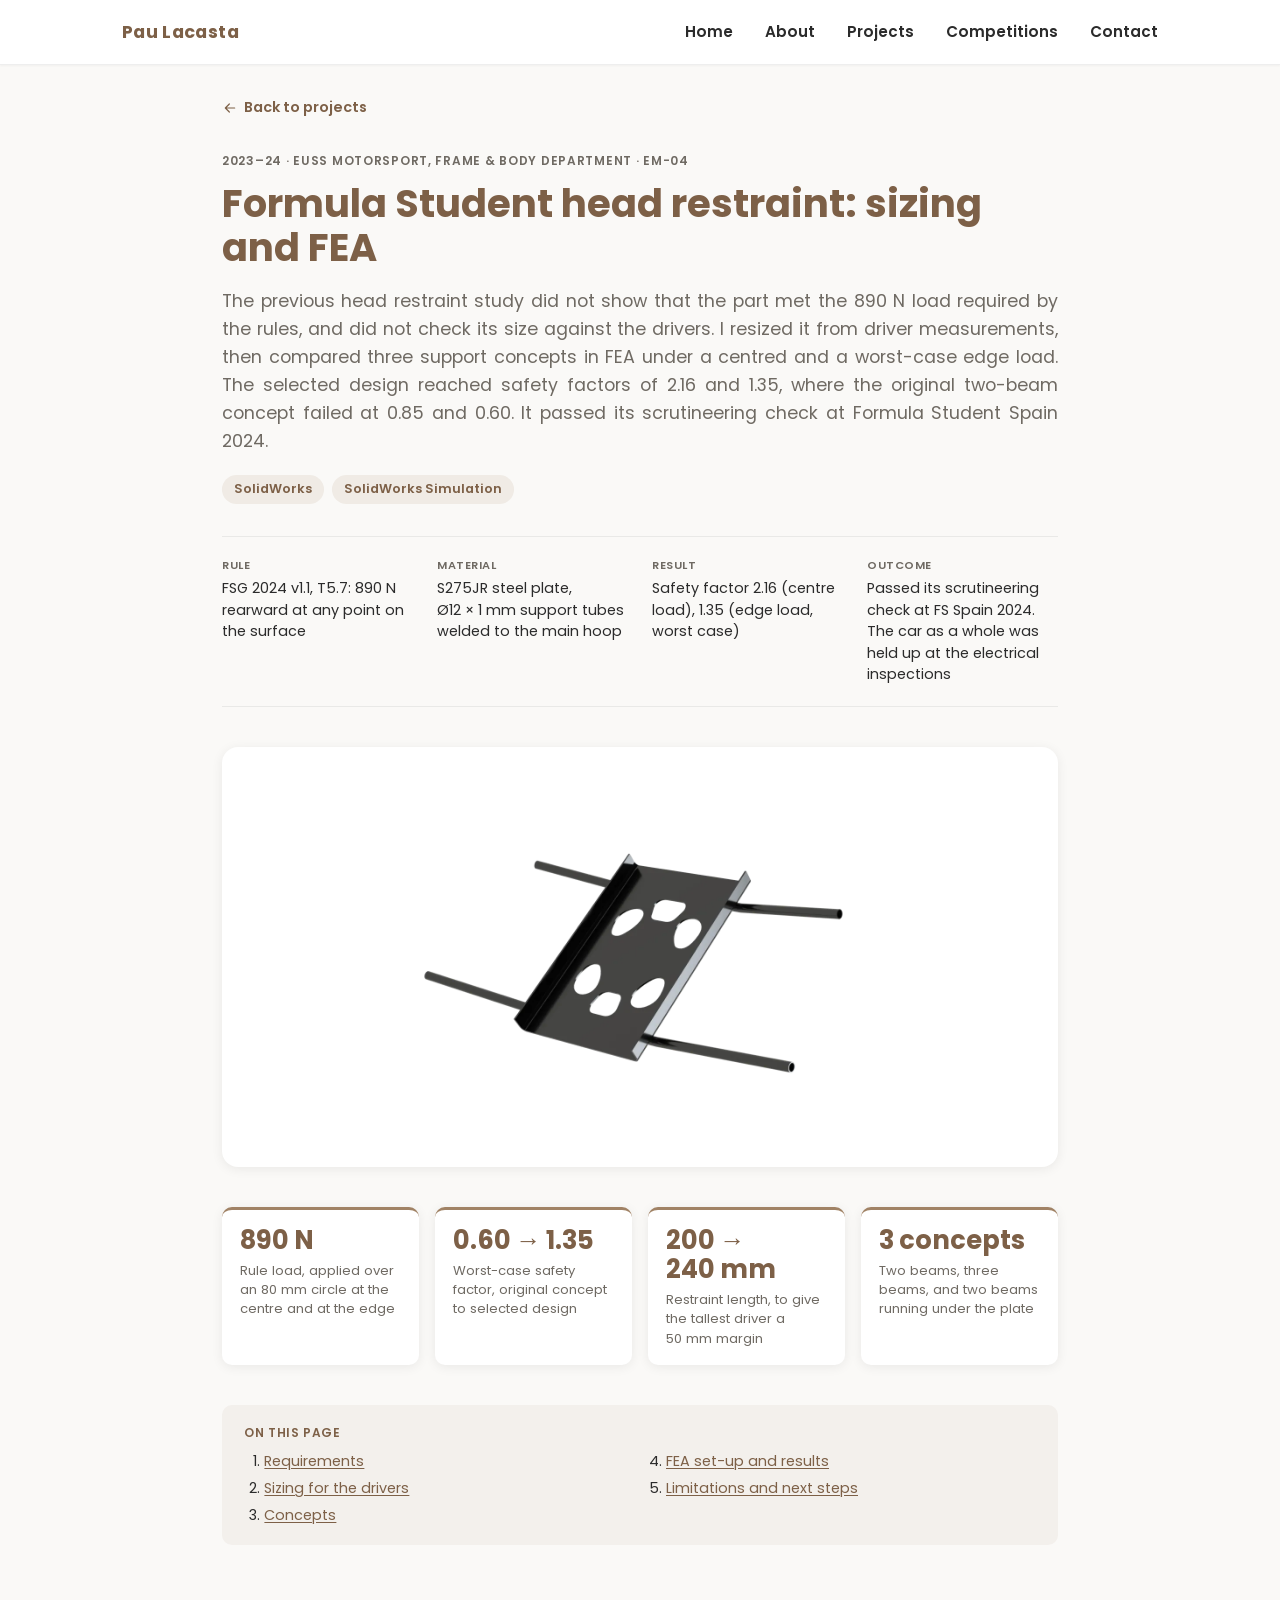
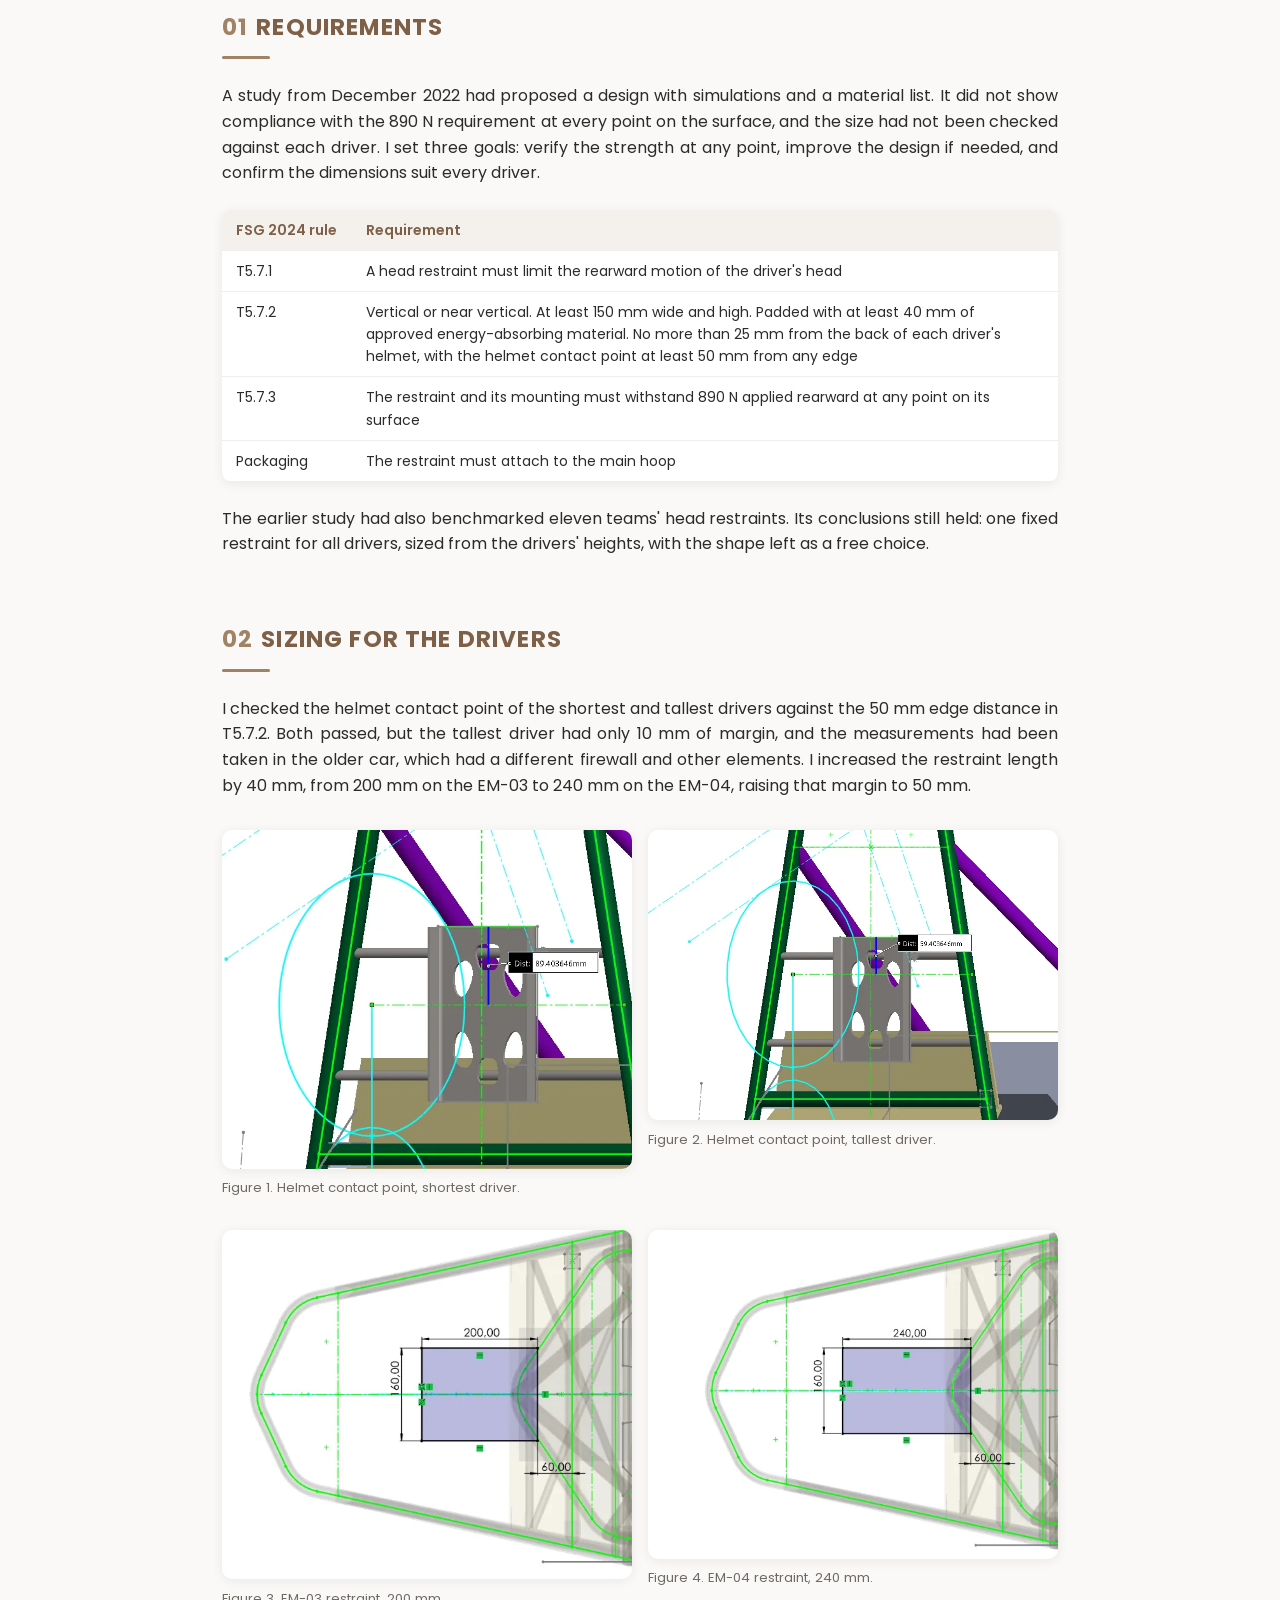
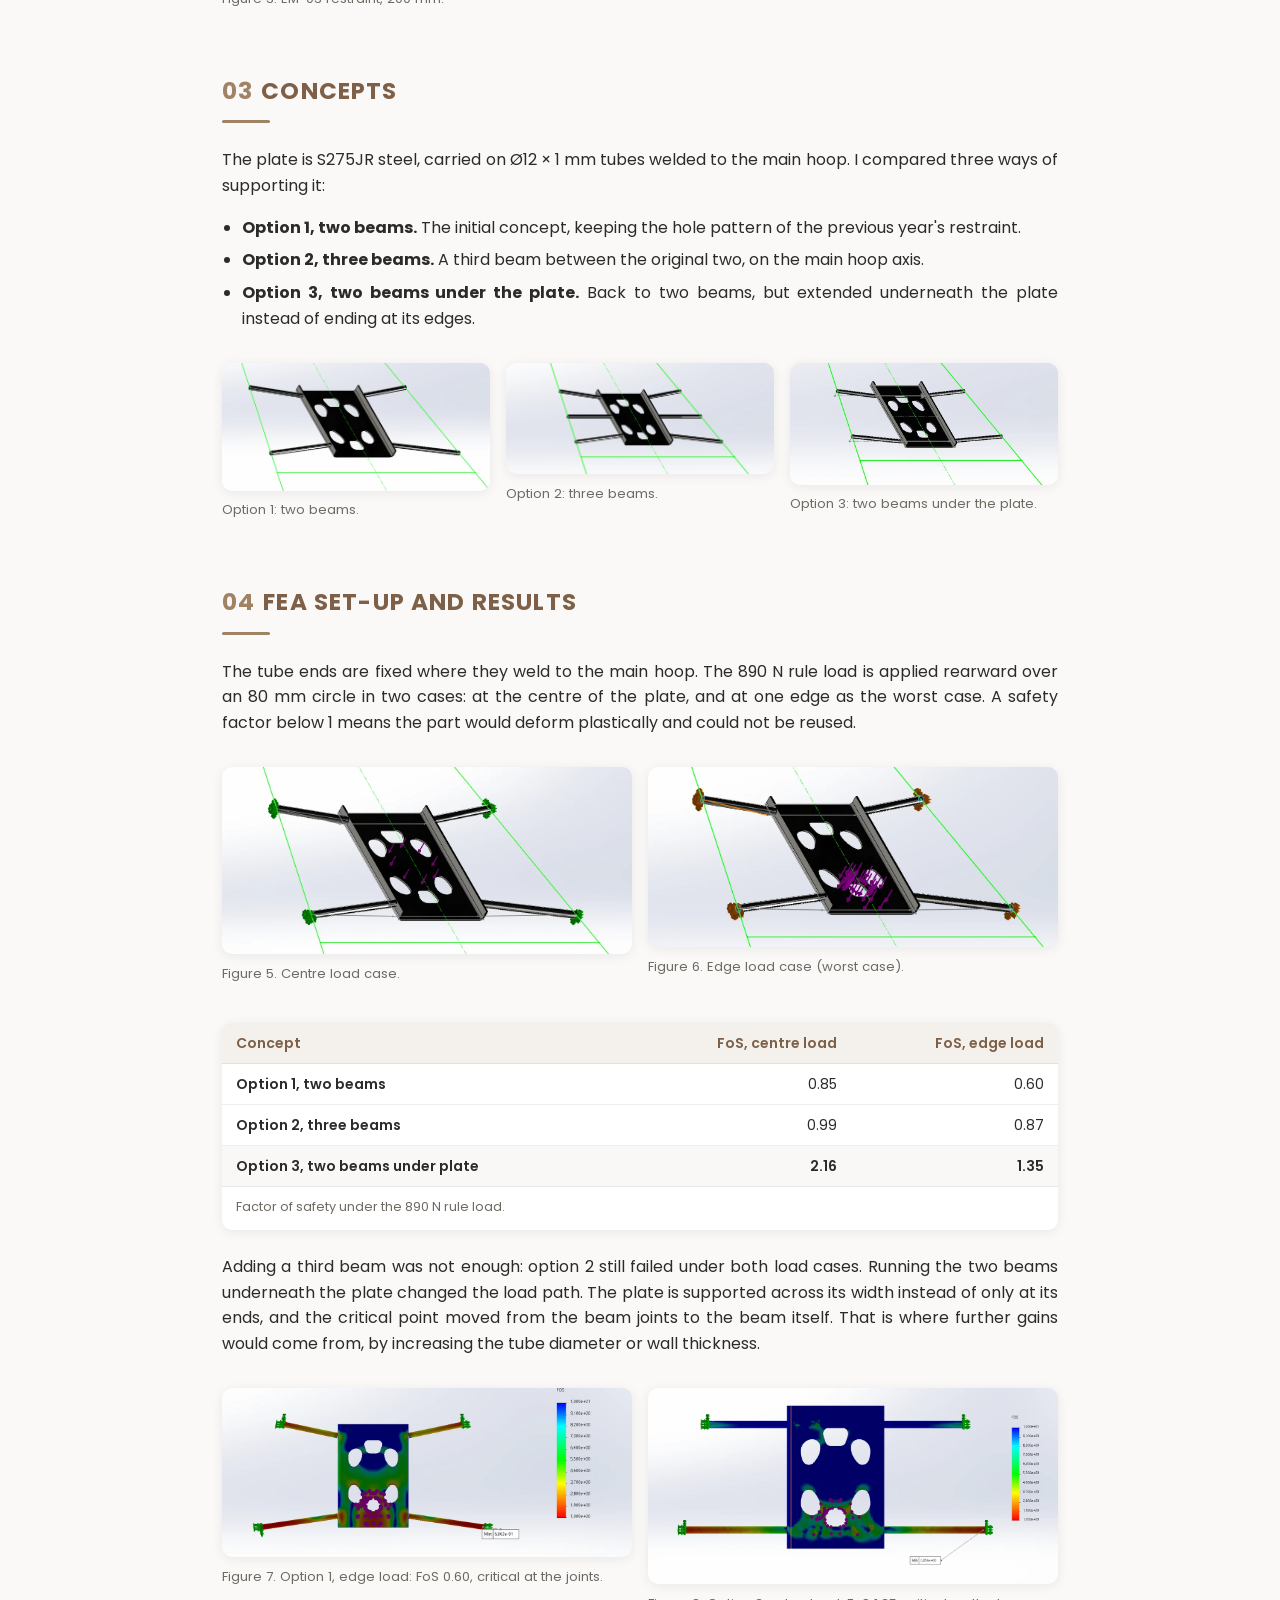
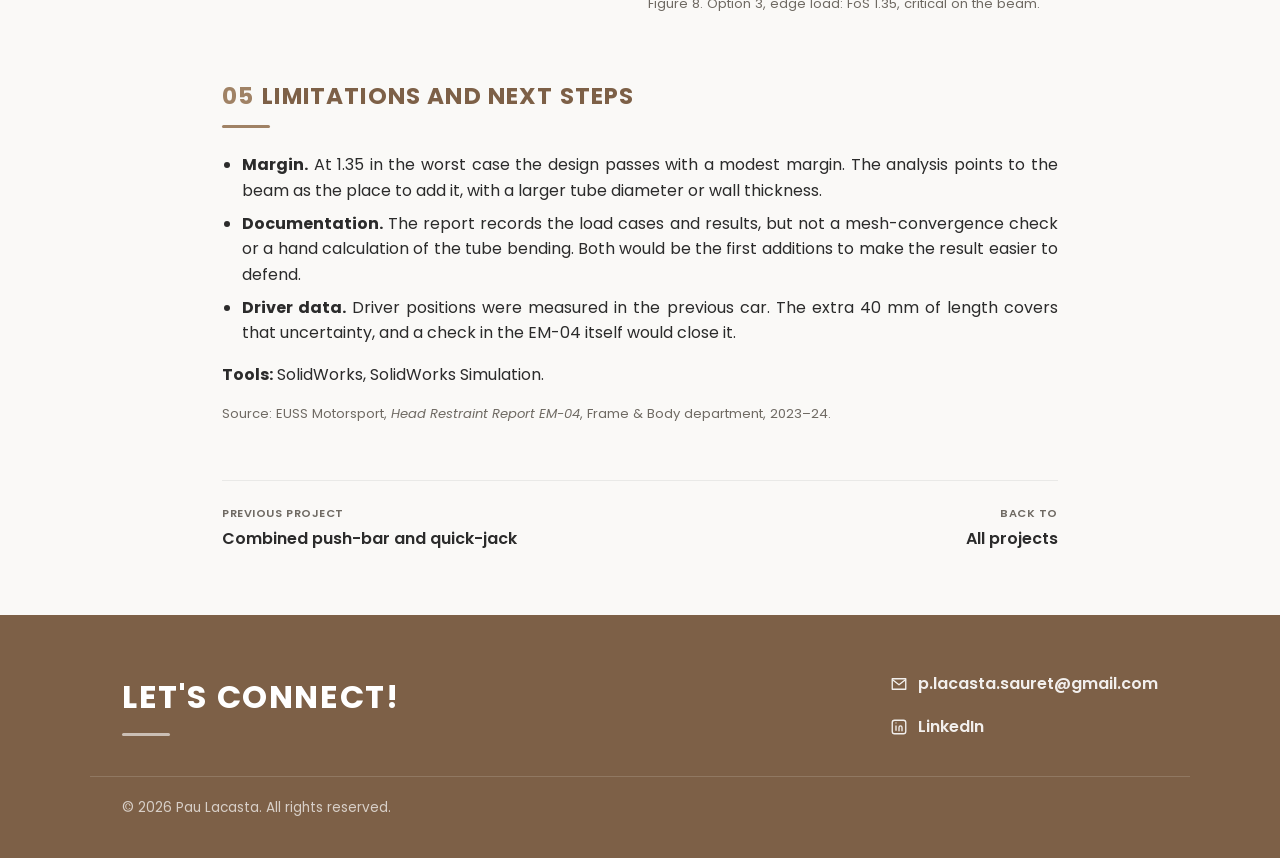
<file: projects/head-restraint.html>
<!DOCTYPE html>
<html lang="en">
<head>
  <!-- Google tag (gtag.js) -->
  <script async src="https://www.googletagmanager.com/gtag/js?id=G-F7V2QDEPR3"></script>
  <script>
    window.dataLayer = window.dataLayer || [];
    function gtag(){dataLayer.push(arguments);}
    gtag('js', new Date());
    gtag('config', 'G-F7V2QDEPR3');
  </script>
  <meta charset="UTF-8">
  <meta name="viewport" content="width=device-width, initial-scale=1.0">
  <title>Formula Student head restraint: sizing and FEA - Pau Lacasta</title>
  <meta name="description" content="Resizing and FE-validating the EM-04 head restraint against the FSG 890 N rule load. Three support concepts compared; the selected design reached safety factors of 2.16 at the centre and 1.35 at the edge and passed scrutineering at FS Spain 2024.">
  <link rel="canonical" href="https://p-lacasta.github.io/projects/head-restraint.html">

  <meta property="og:type" content="article">
  <meta property="og:url" content="https://p-lacasta.github.io/projects/head-restraint.html">
  <meta property="og:title" content="Formula Student head restraint: sizing and FEA - Pau Lacasta">
  <meta property="og:description" content="Resizing and FE-validating the EM-04 head restraint against the FSG 890 N rule load. Three support concepts compared; the selected design reached safety factors of 2.16 at the centre and 1.35 at the edge and passed scrutineering at FS Spain 2024.">
  <meta property="og:image" content="https://p-lacasta.github.io/images/HeadRestraint.webp">
  <meta name="twitter:card" content="summary_large_image">

  <link rel="preconnect" href="https://fonts.googleapis.com">
  <link rel="preconnect" href="https://fonts.gstatic.com" crossorigin>
  <link href="https://fonts.googleapis.com/css2?family=Poppins:ital,wght@0,100;0,200;0,300;0,400;0,500;0,600;0,700;0,800;0,900;1,100;1,200;1,300;1,400;1,500;1,600;1,700;1,800;1,900&display=swap" rel="stylesheet">
  <link rel="stylesheet" href="../css/styles.css">
</head>
<body>
  <header class="scrolled">
    <div class="nav-container">
      <a href="../index.html#hero" class="logo">Pau Lacasta</a>
      <button id="nav-toggle" aria-label="Open menu" aria-expanded="false" aria-controls="primary-nav">
        <span class="nav-toggle-bar"></span>
        <span class="nav-toggle-bar"></span>
        <span class="nav-toggle-bar"></span>
      </button>
      <nav id="primary-nav">
        <a href="../index.html#hero">Home</a>
        <a href="../index.html#about">About</a>
        <a href="../index.html#projects">Projects</a>
        <a href="../index.html#competitions">Competitions</a>
        <a href="../index.html#contact">Contact</a>
      </nav>
    </div>
  </header>

  <main>
    <article class="project-detail case-study">
      <a href="../index.html#projects" class="back-link">
        <svg viewBox="0 0 24 24" width="16" height="16" fill="none" stroke="currentColor" stroke-width="1.8" aria-hidden="true"><path d="M19 12H5M11 6l-6 6 6 6" stroke-linecap="round" stroke-linejoin="round"/></svg>
        Back to projects
      </a>

      <div class="project-detail-header">
        <p class="cs-eyebrow">2023–24 · EUSS Motorsport, Frame &amp; Body department · EM-04</p>
        <h1>Formula Student head restraint: sizing and FEA</h1>
        <p class="cs-lede">
          The previous head restraint study did not show that the part met the 890&nbsp;N load required by the rules, and did not check its size against the drivers. I resized it from driver measurements, then compared three support concepts in FEA under a centred and a worst-case edge load. The selected design reached safety factors of 2.16 and 1.35, where the original two-beam concept failed at 0.85 and 0.60. It passed its scrutineering check at Formula Student Spain 2024.
        </p>
        <ul class="cs-chips" aria-label="Tools">
          <li>SolidWorks</li>
          <li>SolidWorks Simulation</li>
        </ul>
      </div>

      <dl class="cs-meta">
        <div>
          <dt>Rule</dt>
          <dd>FSG 2024 v1.1, T5.7: 890&nbsp;N rearward at any point on the surface</dd>
        </div>
        <div>
          <dt>Material</dt>
          <dd>S275JR steel plate, Ø12&nbsp;×&nbsp;1&nbsp;mm support tubes welded to the main hoop</dd>
        </div>
        <div>
          <dt>Result</dt>
          <dd>Safety factor 2.16 (centre load), 1.35 (edge load, worst case)</dd>
        </div>
        <div>
          <dt>Outcome</dt>
          <dd>Passed its scrutineering check at FS Spain 2024. The car as a whole was held up at the electrical inspections</dd>
        </div>
      </dl>

      <img src="../images/HeadRestraint.webp" width="1200" height="960" alt="CAD render of the selected head restraint: a steel plate with lightening holes carried on two support tubes that run underneath it" class="project-detail-image" style="max-height: 420px;">

      <ul class="cs-keyfigs">
        <li class="cs-keyfig">
          <strong>890&nbsp;N</strong>
          <span>Rule load, applied over an 80&nbsp;mm circle at the centre and at the edge</span>
        </li>
        <li class="cs-keyfig">
          <strong>0.60 → 1.35</strong>
          <span>Worst-case safety factor, original concept to selected design</span>
        </li>
        <li class="cs-keyfig">
          <strong>200 → 240&nbsp;mm</strong>
          <span>Restraint length, to give the tallest driver a 50&nbsp;mm margin</span>
        </li>
        <li class="cs-keyfig">
          <strong>3 concepts</strong>
          <span>Two beams, three beams, and two beams running under the plate</span>
        </li>
      </ul>

      <nav class="cs-toc" aria-label="On this page">
        <p>On this page</p>
        <ol>
          <li><a href="#requirements">Requirements</a></li>
          <li><a href="#sizing">Sizing for the drivers</a></li>
          <li><a href="#concepts">Concepts</a></li>
          <li><a href="#fea">FEA set-up and results</a></li>
          <li><a href="#limitations">Limitations and next steps</a></li>
        </ol>
      </nav>

      <!-- 01 -->
      <section id="requirements">
        <h2><span class="cs-num">01</span>Requirements</h2>
        <p>
          A study from December 2022 had proposed a design with simulations and a material list. It did not show compliance with the 890&nbsp;N requirement at every point on the surface, and the size had not been checked against each driver. I set three goals: verify the strength at any point, improve the design if needed, and confirm the dimensions suit every driver.
        </p>
        <div class="table-wrap" tabindex="0" role="region" aria-label="Applicable rules">
          <table class="cs-table cs-table--wide cs-table--stack">
            <thead>
              <tr><th scope="col">FSG 2024 rule</th><th scope="col">Requirement</th></tr>
            </thead>
            <tbody>
              <tr><td>T5.7.1</td><td data-label="Requirement">A head restraint must limit the rearward motion of the driver's head</td></tr>
              <tr><td>T5.7.2</td><td data-label="Requirement">Vertical or near vertical. At least 150&nbsp;mm wide and high. Padded with at least 40&nbsp;mm of approved energy-absorbing material. No more than 25&nbsp;mm from the back of each driver's helmet, with the helmet contact point at least 50&nbsp;mm from any edge</td></tr>
              <tr><td>T5.7.3</td><td data-label="Requirement">The restraint and its mounting must withstand 890&nbsp;N applied rearward at any point on its surface</td></tr>
              <tr><td>Packaging</td><td data-label="Requirement">The restraint must attach to the main hoop</td></tr>
            </tbody>
          </table>
        </div>
        <p>
          The earlier study had also benchmarked eleven teams' head restraints. Its conclusions still held: one fixed restraint for all drivers, sized from the drivers' heights, with the shape left as a free choice.
        </p>
      </section>

      <!-- 02 -->
      <section id="sizing">
        <h2><span class="cs-num">02</span>Sizing for the drivers</h2>
        <p>
          I checked the helmet contact point of the shortest and tallest drivers against the 50&nbsp;mm edge distance in T5.7.2. Both passed, but the tallest driver had only 10&nbsp;mm of margin, and the measurements had been taken in the older car, which had a different firewall and other elements. I increased the restraint length by 40&nbsp;mm, from 200&nbsp;mm on the EM-03 to 240&nbsp;mm on the EM-04, raising that margin to 50&nbsp;mm.
        </p>
        <div class="cs-fig-pair">
          <figure class="cs-fig">
            <img src="../images/projects/head-restraint/driver-short.webp" width="644" height="532" loading="lazy" decoding="async" alt="CAD side view with the shortest driver's helmet contact point marked on the head restraint and its distance to the edge measured">
            <figcaption>Figure 1. Helmet contact point, shortest driver.</figcaption>
          </figure>
          <figure class="cs-fig">
            <img src="../images/projects/head-restraint/driver-tall.webp" width="788" height="557" loading="lazy" decoding="async" alt="CAD side view with the tallest driver's helmet contact point marked close to the top edge of the head restraint">
            <figcaption>Figure 2. Helmet contact point, tallest driver.</figcaption>
          </figure>
        </div>
        <div class="cs-fig-pair">
          <figure class="cs-fig">
            <img src="../images/projects/head-restraint/em03-200mm.webp" width="595" height="507" loading="lazy" decoding="async" alt="Sketch of the EM-03 head restraint outline inside the main hoop, 200 millimetres long">
            <figcaption>Figure 3. EM-03 restraint, 200&nbsp;mm.</figcaption>
          </figure>
          <figure class="cs-fig">
            <img src="../images/projects/head-restraint/em04-240mm.webp" width="644" height="516" loading="lazy" decoding="async" alt="Sketch of the EM-04 head restraint outline inside the main hoop, 240 millimetres long">
            <figcaption>Figure 4. EM-04 restraint, 240&nbsp;mm.</figcaption>
          </figure>
        </div>
      </section>

      <!-- 03 -->
      <section id="concepts">
        <h2><span class="cs-num">03</span>Concepts</h2>
        <p>
          The plate is S275JR steel, carried on Ø12&nbsp;×&nbsp;1&nbsp;mm tubes welded to the main hoop. I compared three ways of supporting it:
        </p>
        <ul class="cs-list">
          <li><strong>Option 1, two beams.</strong> The initial concept, keeping the hole pattern of the previous year's restraint.</li>
          <li><strong>Option 2, three beams.</strong> A third beam between the original two, on the main hoop axis.</li>
          <li><strong>Option 3, two beams under the plate.</strong> Back to two beams, but extended underneath the plate instead of ending at its edges.</li>
        </ul>
        <div class="cs-fig-pair cs-fig-trio">
          <figure class="cs-fig">
            <img src="../images/projects/head-restraint/option1.webp" width="1200" height="570" loading="lazy" decoding="async" alt="CAD of option 1: plate with two support tubes attached at its sides">
            <figcaption>Option 1: two beams.</figcaption>
          </figure>
          <figure class="cs-fig">
            <img src="../images/projects/head-restraint/option2.webp" width="1080" height="446" loading="lazy" decoding="async" alt="CAD of option 2: plate with three support tubes, the third in the middle">
            <figcaption>Option 2: three beams.</figcaption>
          </figure>
          <figure class="cs-fig">
            <img src="../images/projects/head-restraint/option3.webp" width="847" height="384" loading="lazy" decoding="async" alt="CAD of option 3: two support tubes running underneath the plate">
            <figcaption>Option 3: two beams under the plate.</figcaption>
          </figure>
        </div>
      </section>

      <!-- 04 -->
      <section id="fea">
        <h2><span class="cs-num">04</span>FEA set-up and results</h2>
        <p>
          The tube ends are fixed where they weld to the main hoop. The 890&nbsp;N rule load is applied rearward over an 80&nbsp;mm circle in two cases: at the centre of the plate, and at one edge as the worst case. A safety factor below 1 means the part would deform plastically and could not be reused.
        </p>
        <div class="cs-fig-pair">
          <figure class="cs-fig">
            <img src="../images/projects/head-restraint/load-centre.webp" width="1099" height="500" loading="lazy" decoding="async" alt="Load case with an 80 millimetre circle at the centre of the plate and fixtures at the tube ends">
            <figcaption>Figure 5. Centre load case.</figcaption>
          </figure>
          <figure class="cs-fig">
            <img src="../images/projects/head-restraint/load-edge.webp" width="1101" height="483" loading="lazy" decoding="async" alt="Load case with the 80 millimetre load circle at one edge of the plate">
            <figcaption>Figure 6. Edge load case (worst case).</figcaption>
          </figure>
        </div>
        <div class="table-wrap" tabindex="0" role="region" aria-label="Safety factors">
          <table class="cs-table">
            <thead>
              <tr><th scope="col">Concept</th><th scope="col" class="num">FoS, centre load</th><th scope="col" class="num">FoS, edge load</th></tr>
            </thead>
            <tbody>
              <tr><th scope="row">Option 1, two beams</th><td class="num">0.85</td><td class="num">0.60</td></tr>
              <tr><th scope="row">Option 2, three beams</th><td class="num">0.99</td><td class="num">0.87</td></tr>
              <tr class="cs-row-strong"><th scope="row">Option 3, two beams under plate</th><td class="num">2.16</td><td class="num">1.35</td></tr>
            </tbody>
            <caption>Factor of safety under the 890&nbsp;N rule load.</caption>
          </table>
        </div>
        <p>
          Adding a third beam was not enough: option 2 still failed under both load cases. Running the two beams underneath the plate changed the load path. The plate is supported across its width instead of only at its ends, and the critical point moved from the beam joints to the beam itself. That is where further gains would come from, by increasing the tube diameter or wall thickness.
        </p>
        <div class="cs-fig-pair">
          <figure class="cs-fig">
            <img src="../images/projects/head-restraint/opt1-fos-edge.webp" width="1200" height="494" loading="lazy" decoding="async" alt="Factor of safety plot for option 1 under the edge load, with the lowest values at the beam joints">
            <figcaption>Figure 7. Option 1, edge load: FoS 0.60, critical at the joints.</figcaption>
          </figure>
          <figure class="cs-fig">
            <img src="../images/projects/head-restraint/opt3-fos-edge.webp" width="1200" height="573" loading="lazy" decoding="async" alt="Factor of safety plot for option 3 under the edge load, with the plate mostly blue and the lowest values along a support tube">
            <figcaption>Figure 8. Option 3, edge load: FoS 1.35, critical on the beam.</figcaption>
          </figure>
        </div>
      </section>

      <!-- 05 -->
      <section id="limitations">
        <h2><span class="cs-num">05</span>Limitations and next steps</h2>
        <ul class="cs-list">
          <li><strong>Margin.</strong> At 1.35 in the worst case the design passes with a modest margin. The analysis points to the beam as the place to add it, with a larger tube diameter or wall thickness.</li>
          <li><strong>Documentation.</strong> The report records the load cases and results, but not a mesh-convergence check or a hand calculation of the tube bending. Both would be the first additions to make the result easier to defend.</li>
          <li><strong>Driver data.</strong> Driver positions were measured in the previous car. The extra 40&nbsp;mm of length covers that uncertainty, and a check in the EM-04 itself would close it.</li>
        </ul>
        <p>
          <strong>Tools:</strong> SolidWorks, SolidWorks Simulation.
        </p>
        <p class="cs-sources">
          Source: EUSS Motorsport, <em>Head Restraint Report EM-04</em>, Frame &amp; Body department, 2023–24.
        </p>
      </section>

      <nav class="cs-pager" aria-label="More projects">
        <a href="pushjack.html"><span>Previous project</span>Combined push-bar and quick-jack</a>
        <a href="../index.html#projects" class="cs-pager-next"><span>Back to</span>All projects</a>
      </nav>
    </article>

    <footer id="contact">
      <div class="footer-inner">
        <div class="footer-main reveal">
          <h2>Let's connect!</h2>
        </div>
        <ul class="footer-links reveal">
          <li>
            <a href="mailto:p.lacasta.sauret@gmail.com" class="footer-link">
              <svg viewBox="0 0 24 24" fill="none" stroke="currentColor" stroke-width="1.8" aria-hidden="true"><path d="M3 5h18v14H3z" stroke-linejoin="round"/><path d="m3 6 9 7 9-7" stroke-linejoin="round"/></svg>
              p.lacasta.sauret@gmail.com
            </a>
          </li>
          <li>
            <a href="https://www.linkedin.com/in/pau-lacasta" target="_blank" rel="noopener" class="footer-link">
              <svg viewBox="0 0 24 24" fill="none" stroke="currentColor" stroke-width="1.8" aria-hidden="true"><rect x="3" y="3" width="18" height="18" rx="3"/><line x1="8" y1="10" x2="8" y2="17"/><circle cx="8" cy="6.5" r="0.75" fill="currentColor" stroke="none"/><path d="M12 17v-4.5a2 2 0 0 1 4 0V17" stroke-linecap="round"/></svg>
              LinkedIn
            </a>
          </li>
        </ul>
      </div>
      <div class="footer-bottom">
        <p>&copy; <span id="year"></span> Pau Lacasta. All rights reserved.</p>
      </div>
    </footer>
  </main>

  <button id="to-top" aria-label="Back to top">↑</button>

  <script src="../js/main.js" defer></script>
</body>
</html>
</file>
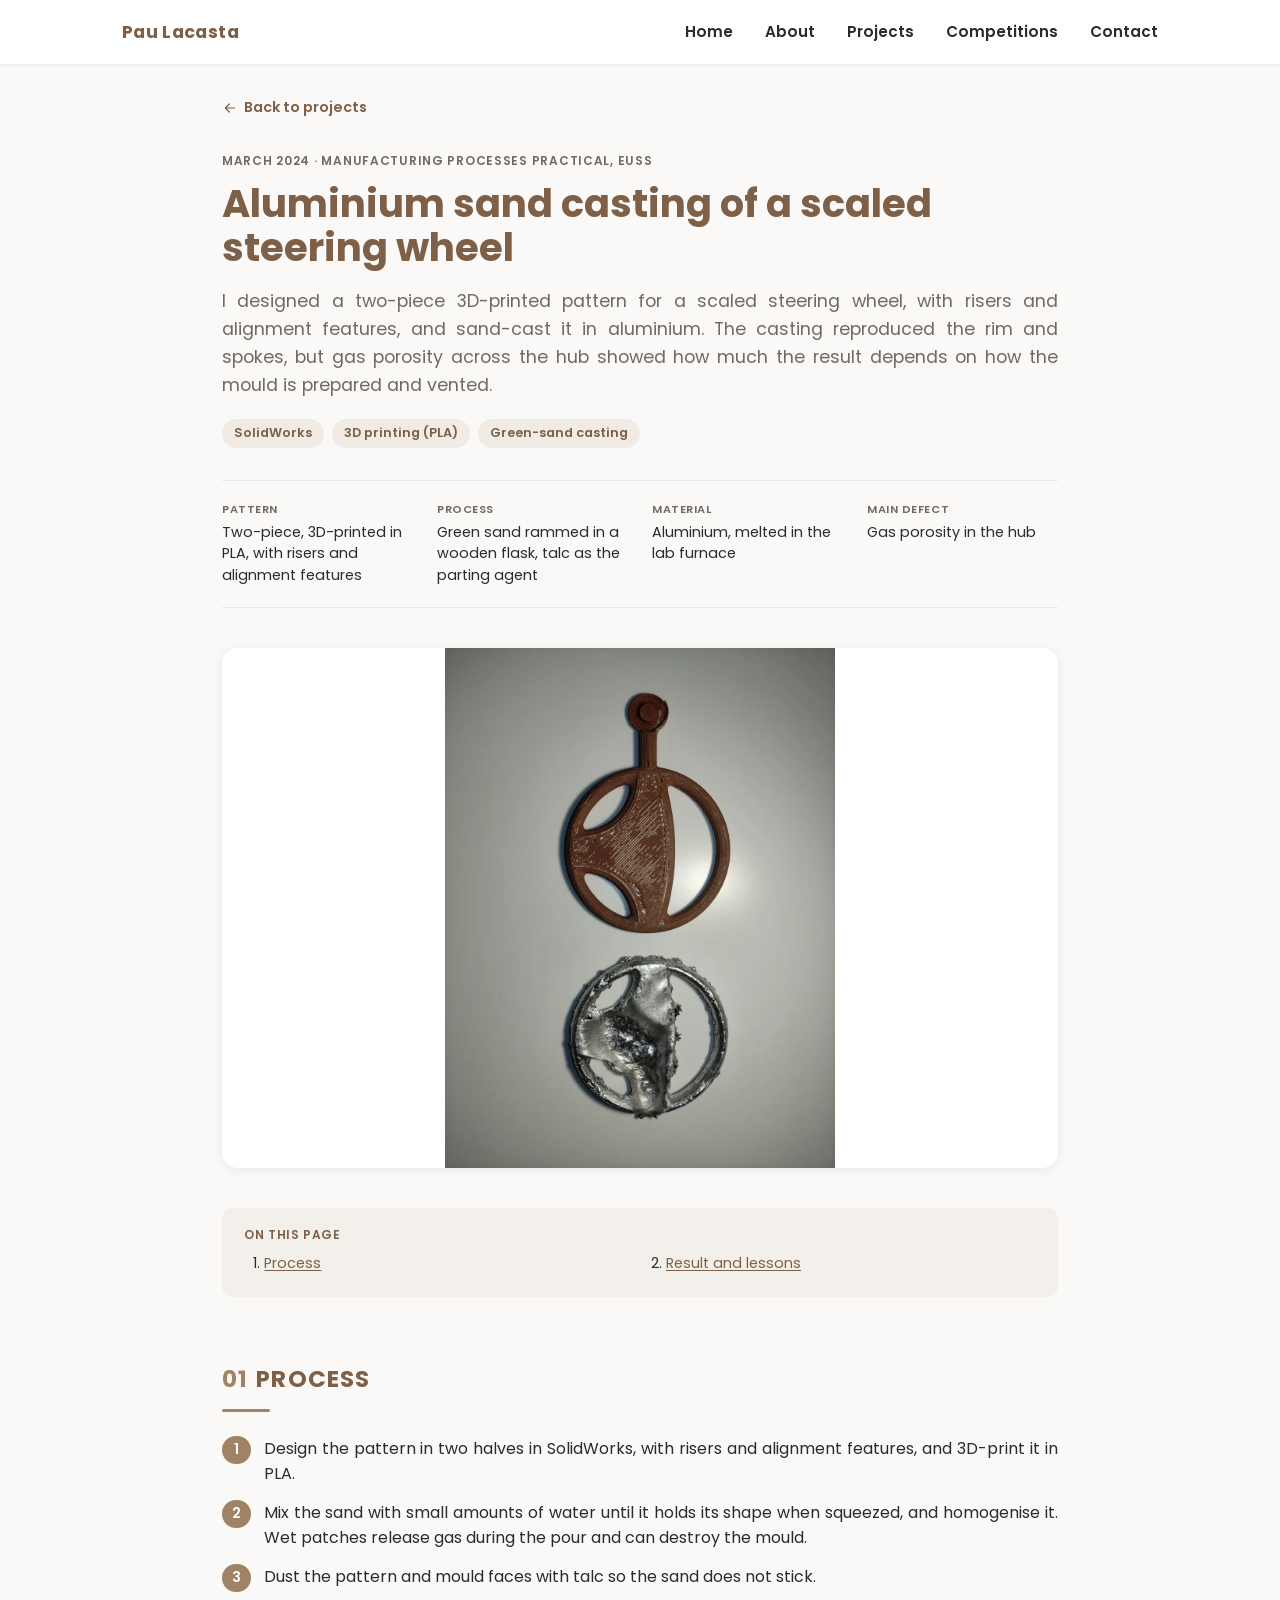
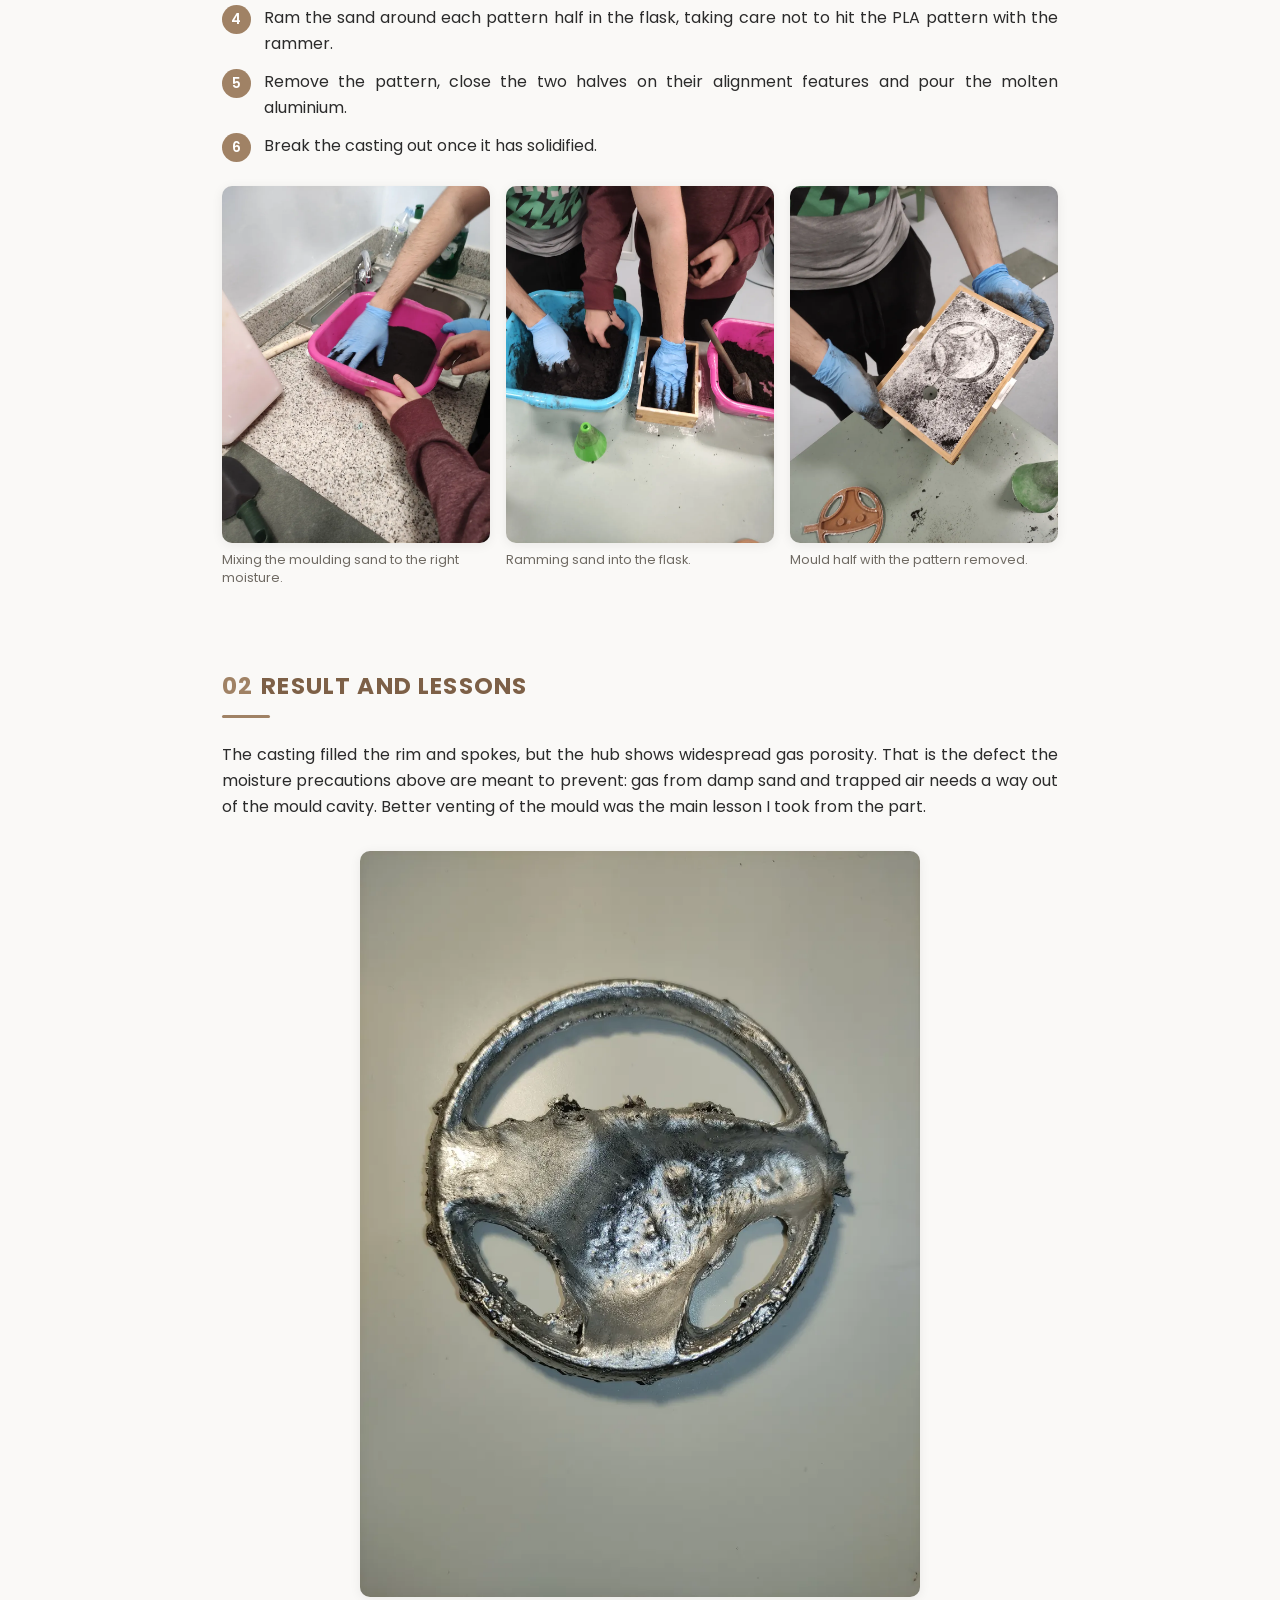
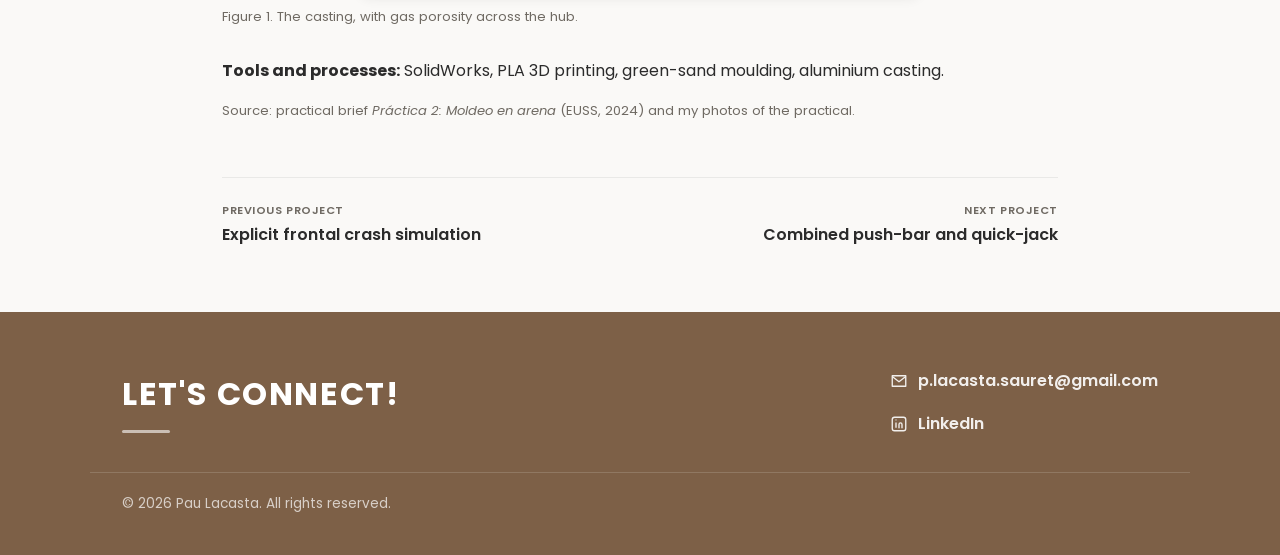
<file: projects/sand-casting.html>
<!DOCTYPE html>
<html lang="en">
<head>
  <!-- Google tag (gtag.js) -->
  <script async src="https://www.googletagmanager.com/gtag/js?id=G-F7V2QDEPR3"></script>
  <script>
    window.dataLayer = window.dataLayer || [];
    function gtag(){dataLayer.push(arguments);}
    gtag('js', new Date());
    gtag('config', 'G-F7V2QDEPR3');
  </script>
  <meta charset="UTF-8">
  <meta name="viewport" content="width=device-width, initial-scale=1.0">
  <title>Aluminium sand casting of a scaled steering wheel - Pau Lacasta</title>
  <meta name="description" content="Green-sand casting of a scaled aluminium steering wheel from a two-piece 3D-printed PLA pattern with risers and alignment features, and what the gas porosity in the casting taught about venting.">
  <link rel="canonical" href="https://p-lacasta.github.io/projects/sand-casting.html">

  <meta property="og:type" content="article">
  <meta property="og:url" content="https://p-lacasta.github.io/projects/sand-casting.html">
  <meta property="og:title" content="Aluminium sand casting of a scaled steering wheel - Pau Lacasta">
  <meta property="og:description" content="Green-sand casting of a scaled aluminium steering wheel from a two-piece 3D-printed PLA pattern with risers and alignment features, and what the gas porosity in the casting taught about venting.">
  <meta property="og:image" content="https://p-lacasta.github.io/images/projects/sand-casting/pattern-and-casting.webp">
  <meta name="twitter:card" content="summary_large_image">

  <link rel="preconnect" href="https://fonts.googleapis.com">
  <link rel="preconnect" href="https://fonts.gstatic.com" crossorigin>
  <link href="https://fonts.googleapis.com/css2?family=Poppins:ital,wght@0,100;0,200;0,300;0,400;0,500;0,600;0,700;0,800;0,900;1,100;1,200;1,300;1,400;1,500;1,600;1,700;1,800;1,900&display=swap" rel="stylesheet">
  <link rel="stylesheet" href="../css/styles.css">
</head>
<body>
  <header class="scrolled">
    <div class="nav-container">
      <a href="../index.html#hero" class="logo">Pau Lacasta</a>
      <button id="nav-toggle" aria-label="Open menu" aria-expanded="false" aria-controls="primary-nav">
        <span class="nav-toggle-bar"></span>
        <span class="nav-toggle-bar"></span>
        <span class="nav-toggle-bar"></span>
      </button>
      <nav id="primary-nav">
        <a href="../index.html#hero">Home</a>
        <a href="../index.html#about">About</a>
        <a href="../index.html#projects">Projects</a>
        <a href="../index.html#competitions">Competitions</a>
        <a href="../index.html#contact">Contact</a>
      </nav>
    </div>
  </header>

  <main>
    <article class="project-detail case-study">
      <a href="../index.html#projects" class="back-link">
        <svg viewBox="0 0 24 24" width="16" height="16" fill="none" stroke="currentColor" stroke-width="1.8" aria-hidden="true"><path d="M19 12H5M11 6l-6 6 6 6" stroke-linecap="round" stroke-linejoin="round"/></svg>
        Back to projects
      </a>

      <div class="project-detail-header">
        <p class="cs-eyebrow">March 2024 · Manufacturing processes practical, EUSS</p>
        <h1>Aluminium sand casting of a scaled steering wheel</h1>
        <p class="cs-lede">
          I designed a two-piece 3D-printed pattern for a scaled steering wheel, with risers and alignment features, and sand-cast it in aluminium. The casting reproduced the rim and spokes, but gas porosity across the hub showed how much the result depends on how the mould is prepared and vented.
        </p>
        <ul class="cs-chips" aria-label="Tools and processes">
          <li>SolidWorks</li>
          <li>3D printing (PLA)</li>
          <li>Green-sand casting</li>
        </ul>
      </div>

      <dl class="cs-meta">
        <div>
          <dt>Pattern</dt>
          <dd>Two-piece, 3D-printed in PLA, with risers and alignment features</dd>
        </div>
        <div>
          <dt>Process</dt>
          <dd>Green sand rammed in a wooden flask, talc as the parting agent</dd>
        </div>
        <div>
          <dt>Material</dt>
          <dd>Aluminium, melted in the lab furnace</dd>
        </div>
        <div>
          <dt>Main defect</dt>
          <dd>Gas porosity in the hub</dd>
        </div>
      </dl>

      <img src="../images/projects/sand-casting/pattern-and-casting.webp" width="1000" height="1332" alt="The brown 3D-printed PLA steering-wheel pattern above the aluminium casting made from it" class="project-detail-image" style="max-height: 520px;">

      <nav class="cs-toc" aria-label="On this page">
        <p>On this page</p>
        <ol>
          <li><a href="#process">Process</a></li>
          <li><a href="#result">Result and lessons</a></li>
        </ol>
      </nav>

      <!-- 01 -->
      <section id="process">
        <h2><span class="cs-num">01</span>Process</h2>
        <ol class="cs-steps">
          <li>Design the pattern in two halves in SolidWorks, with risers and alignment features, and 3D-print it in PLA.</li>
          <li>Mix the sand with small amounts of water until it holds its shape when squeezed, and homogenise it. Wet patches release gas during the pour and can destroy the mould.</li>
          <li>Dust the pattern and mould faces with talc so the sand does not stick.</li>
          <li>Ram the sand around each pattern half in the flask, taking care not to hit the PLA pattern with the rammer.</li>
          <li>Remove the pattern, close the two halves on their alignment features and pour the molten aluminium.</li>
          <li>Break the casting out once it has solidified.</li>
        </ol>
        <div class="cs-gallery">
          <figure>
            <img src="../images/projects/sand-casting/sand-mixing.webp" width="1000" height="1332" loading="lazy" decoding="async" alt="Gloved hands mixing dark moulding sand with water in a plastic tub">
            <figcaption>Mixing the moulding sand to the right moisture.</figcaption>
          </figure>
          <figure>
            <img src="../images/projects/sand-casting/ramming.webp" width="1000" height="1332" loading="lazy" decoding="async" alt="Gloved hand ramming sand into a small wooden flask next to tubs of sand">
            <figcaption>Ramming sand into the flask.</figcaption>
          </figure>
          <figure>
            <img src="../images/projects/sand-casting/mould-cavity.webp" width="1000" height="1332" loading="lazy" decoding="async" alt="A wooden flask held up to show the steering-wheel cavity left in the sand, with the PLA pattern on the table">
            <figcaption>Mould half with the pattern removed.</figcaption>
          </figure>
        </div>
      </section>

      <!-- 02 -->
      <section id="result">
        <h2><span class="cs-num">02</span>Result and lessons</h2>
        <p>
          The casting filled the rim and spokes, but the hub shows widespread gas porosity. That is the defect the moisture precautions above are meant to prevent: gas from damp sand and trapped air needs a way out of the mould cavity. Better venting of the mould was the main lesson I took from the part.
        </p>
        <figure class="cs-fig cs-fig--narrow">
          <img src="../images/projects/sand-casting/casting-porosity.webp" width="1000" height="1332" loading="lazy" decoding="async" alt="Close-up of the aluminium steering-wheel casting with a rough, porous surface across the hub and spokes">
          <figcaption>Figure 1. The casting, with gas porosity across the hub.</figcaption>
        </figure>
        <p>
          <strong>Tools and processes:</strong> SolidWorks, PLA 3D printing, green-sand moulding, aluminium casting.
        </p>
        <p class="cs-sources">
          Source: practical brief <em>Práctica 2: Moldeo en arena</em> (EUSS, 2024) and my photos of the practical.
        </p>
      </section>

      <nav class="cs-pager" aria-label="More projects">
        <a href="crash-simulation.html"><span>Previous project</span>Explicit frontal crash simulation</a>
        <a href="pushjack.html" class="cs-pager-next"><span>Next project</span>Combined push-bar and quick-jack</a>
      </nav>
    </article>

    <footer id="contact">
      <div class="footer-inner">
        <div class="footer-main reveal">
          <h2>Let's connect!</h2>
        </div>
        <ul class="footer-links reveal">
          <li>
            <a href="mailto:p.lacasta.sauret@gmail.com" class="footer-link">
              <svg viewBox="0 0 24 24" fill="none" stroke="currentColor" stroke-width="1.8" aria-hidden="true"><path d="M3 5h18v14H3z" stroke-linejoin="round"/><path d="m3 6 9 7 9-7" stroke-linejoin="round"/></svg>
              p.lacasta.sauret@gmail.com
            </a>
          </li>
          <li>
            <a href="https://www.linkedin.com/in/pau-lacasta" target="_blank" rel="noopener" class="footer-link">
              <svg viewBox="0 0 24 24" fill="none" stroke="currentColor" stroke-width="1.8" aria-hidden="true"><rect x="3" y="3" width="18" height="18" rx="3"/><line x1="8" y1="10" x2="8" y2="17"/><circle cx="8" cy="6.5" r="0.75" fill="currentColor" stroke="none"/><path d="M12 17v-4.5a2 2 0 0 1 4 0V17" stroke-linecap="round"/></svg>
              LinkedIn
            </a>
          </li>
        </ul>
      </div>
      <div class="footer-bottom">
        <p>&copy; <span id="year"></span> Pau Lacasta. All rights reserved.</p>
      </div>
    </footer>
  </main>

  <button id="to-top" aria-label="Back to top">↑</button>

  <script src="../js/main.js" defer></script>
</body>
</html>
</file>
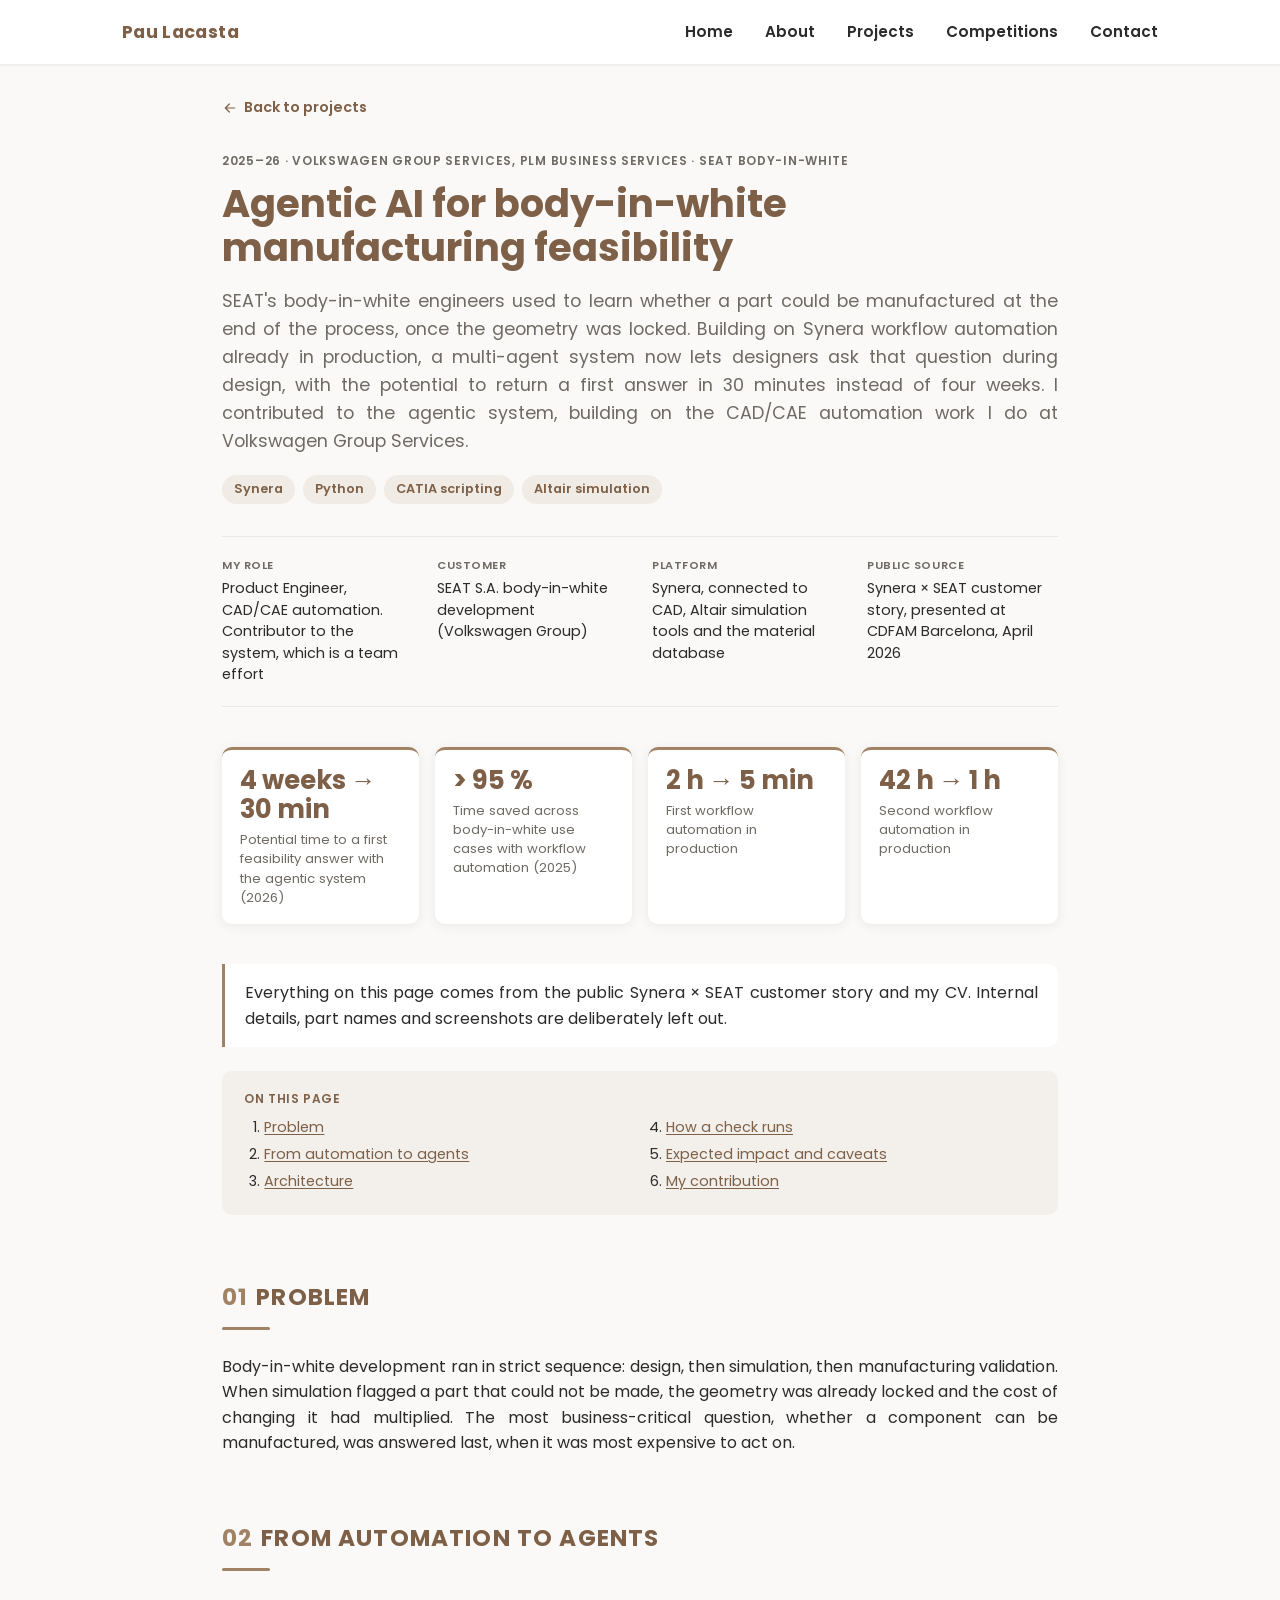
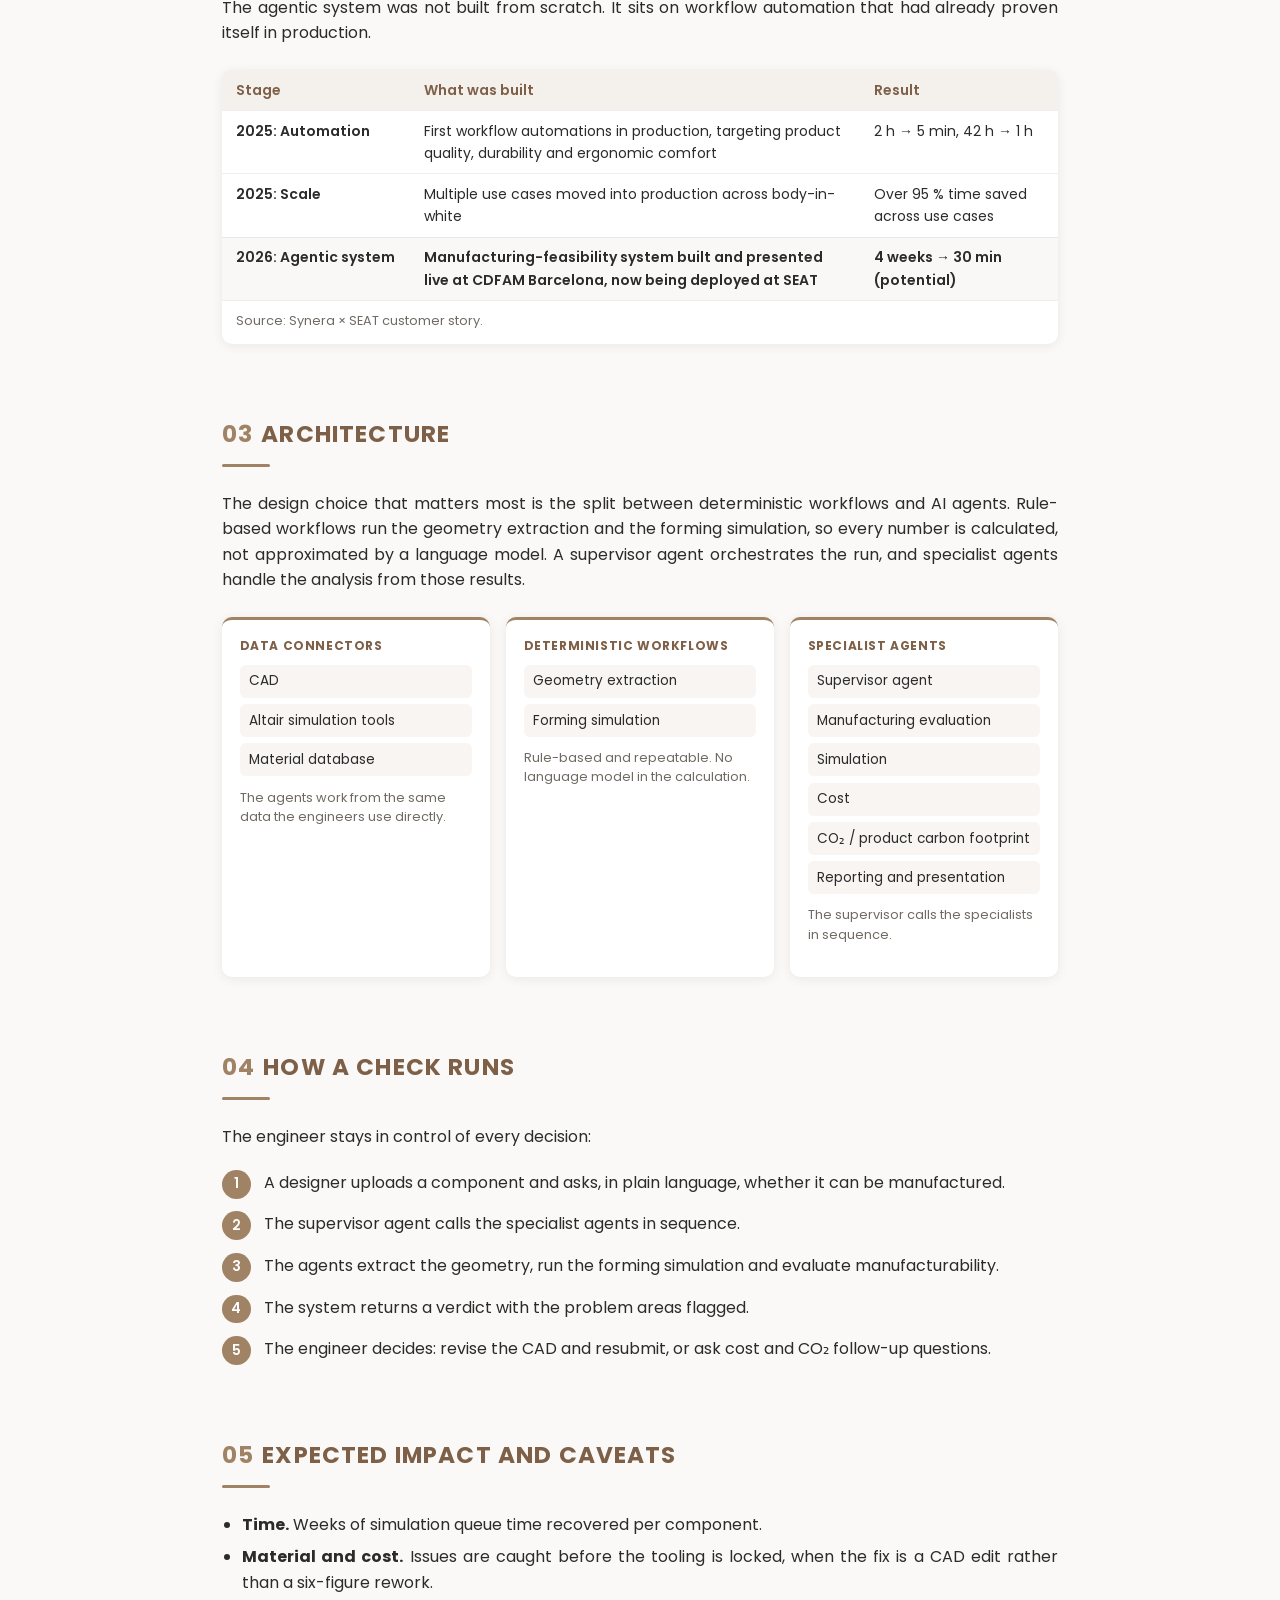
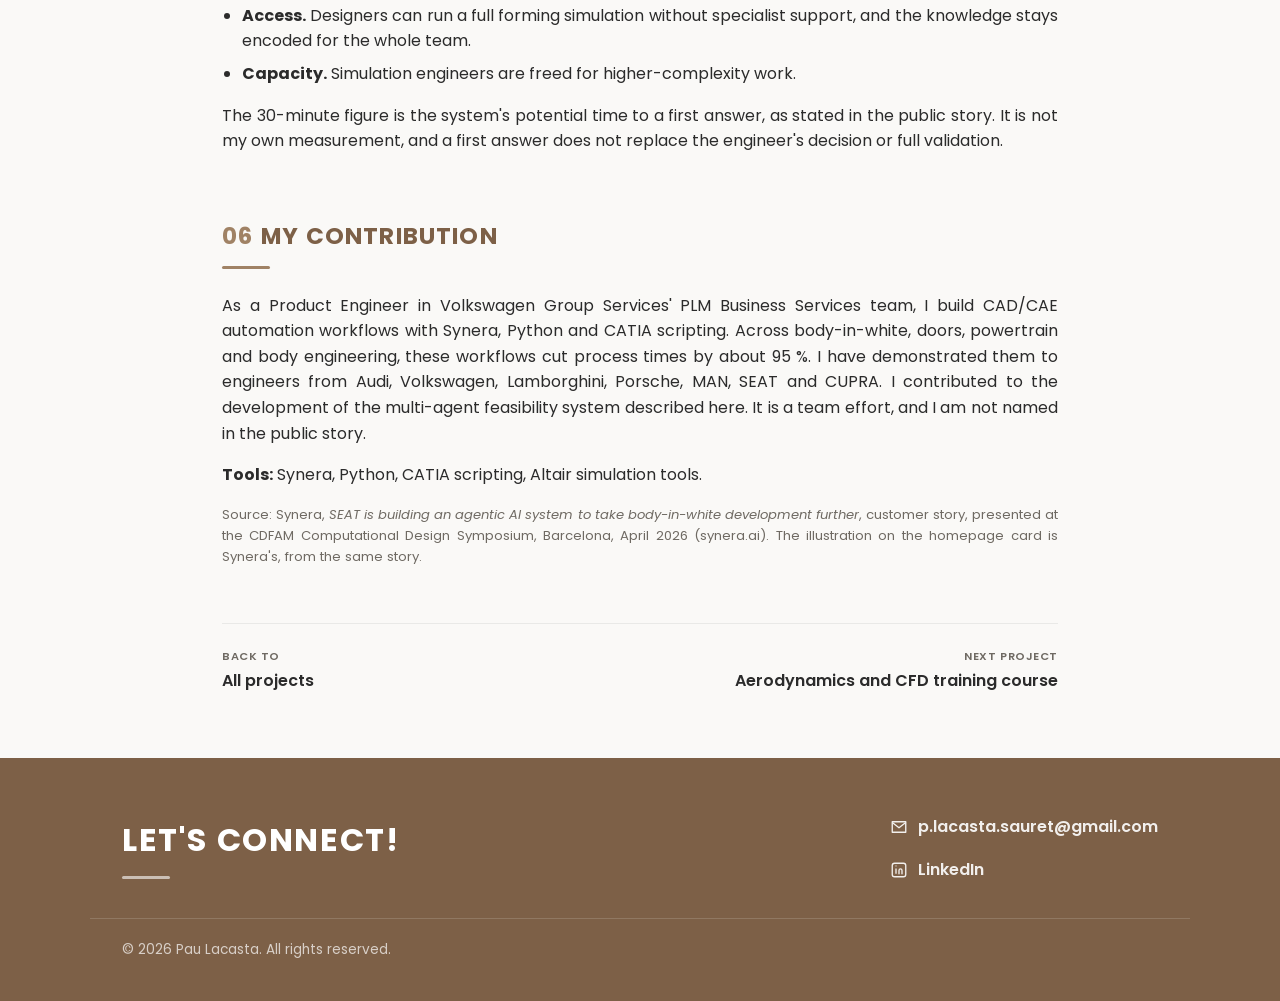
<file: projects/seat-agentic-ai.html>
<!DOCTYPE html>
<html lang="en">
<head>
  <!-- Google tag (gtag.js) -->
  <script async src="https://www.googletagmanager.com/gtag/js?id=G-F7V2QDEPR3"></script>
  <script>
    window.dataLayer = window.dataLayer || [];
    function gtag(){dataLayer.push(arguments);}
    gtag('js', new Date());
    gtag('config', 'G-F7V2QDEPR3');
  </script>
  <meta charset="UTF-8">
  <meta name="viewport" content="width=device-width, initial-scale=1.0">
  <title>Agentic AI for body-in-white manufacturing feasibility - Pau Lacasta</title>
  <meta name="description" content="A multi-agent system for SEAT body-in-white that can give designers a first manufacturability answer in 30 minutes instead of 4 weeks, built on Synera workflow automation that cut process times by over 95 %.">
  <link rel="canonical" href="https://p-lacasta.github.io/projects/seat-agentic-ai.html">

  <meta property="og:type" content="article">
  <meta property="og:url" content="https://p-lacasta.github.io/projects/seat-agentic-ai.html">
  <meta property="og:title" content="Agentic AI for body-in-white manufacturing feasibility - Pau Lacasta">
  <meta property="og:description" content="A multi-agent system for SEAT body-in-white that can give designers a first manufacturability answer in 30 minutes instead of 4 weeks, built on Synera workflow automation that cut process times by over 95 %.">
  <meta property="og:image" content="https://p-lacasta.github.io/images/projects/seat-agentic-ai-card.webp">
  <meta name="twitter:card" content="summary_large_image">

  <link rel="preconnect" href="https://fonts.googleapis.com">
  <link rel="preconnect" href="https://fonts.gstatic.com" crossorigin>
  <link href="https://fonts.googleapis.com/css2?family=Poppins:ital,wght@0,100;0,200;0,300;0,400;0,500;0,600;0,700;0,800;0,900;1,100;1,200;1,300;1,400;1,500;1,600;1,700;1,800;1,900&display=swap" rel="stylesheet">
  <link rel="stylesheet" href="../css/styles.css">
</head>
<body>
  <header class="scrolled">
    <div class="nav-container">
      <a href="../index.html#hero" class="logo">Pau Lacasta</a>
      <button id="nav-toggle" aria-label="Open menu" aria-expanded="false" aria-controls="primary-nav">
        <span class="nav-toggle-bar"></span>
        <span class="nav-toggle-bar"></span>
        <span class="nav-toggle-bar"></span>
      </button>
      <nav id="primary-nav">
        <a href="../index.html#hero">Home</a>
        <a href="../index.html#about">About</a>
        <a href="../index.html#projects">Projects</a>
        <a href="../index.html#competitions">Competitions</a>
        <a href="../index.html#contact">Contact</a>
      </nav>
    </div>
  </header>

  <main>
    <article class="project-detail case-study">
      <a href="../index.html#projects" class="back-link">
        <svg viewBox="0 0 24 24" width="16" height="16" fill="none" stroke="currentColor" stroke-width="1.8" aria-hidden="true"><path d="M19 12H5M11 6l-6 6 6 6" stroke-linecap="round" stroke-linejoin="round"/></svg>
        Back to projects
      </a>

      <div class="project-detail-header">
        <p class="cs-eyebrow">2025–26 · Volkswagen Group Services, PLM Business Services · SEAT body-in-white</p>
        <h1>Agentic AI for body-in-white manufacturing feasibility</h1>
        <p class="cs-lede">
          SEAT's body-in-white engineers used to learn whether a part could be manufactured at the end of the process, once the geometry was locked. Building on Synera workflow automation already in production, a multi-agent system now lets designers ask that question during design, with the potential to return a first answer in 30 minutes instead of four weeks. I contributed to the agentic system, building on the CAD/CAE automation work I do at Volkswagen Group Services.
        </p>
        <ul class="cs-chips" aria-label="Tools">
          <li>Synera</li>
          <li>Python</li>
          <li>CATIA scripting</li>
          <li>Altair simulation</li>
        </ul>
      </div>

      <dl class="cs-meta">
        <div>
          <dt>My role</dt>
          <dd>Product Engineer, CAD/CAE automation. Contributor to the system, which is a team effort</dd>
        </div>
        <div>
          <dt>Customer</dt>
          <dd>SEAT S.A. body-in-white development (Volkswagen Group)</dd>
        </div>
        <div>
          <dt>Platform</dt>
          <dd>Synera, connected to CAD, Altair simulation tools and the material database</dd>
        </div>
        <div>
          <dt>Public source</dt>
          <dd>Synera × SEAT customer story, presented at CDFAM Barcelona, April 2026</dd>
        </div>
      </dl>

      <ul class="cs-keyfigs">
        <li class="cs-keyfig">
          <strong>4 weeks → 30 min</strong>
          <span>Potential time to a first feasibility answer with the agentic system (2026)</span>
        </li>
        <li class="cs-keyfig">
          <strong>&gt; 95&nbsp;%</strong>
          <span>Time saved across body-in-white use cases with workflow automation (2025)</span>
        </li>
        <li class="cs-keyfig">
          <strong>2 h → 5 min</strong>
          <span>First workflow automation in production</span>
        </li>
        <li class="cs-keyfig">
          <strong>42 h → 1 h</strong>
          <span>Second workflow automation in production</span>
        </li>
      </ul>

      <div class="cs-callout">
        <p>Everything on this page comes from the public Synera × SEAT customer story and my CV. Internal details, part names and screenshots are deliberately left out.</p>
      </div>

      <nav class="cs-toc" aria-label="On this page">
        <p>On this page</p>
        <ol>
          <li><a href="#problem">Problem</a></li>
          <li><a href="#stages">From automation to agents</a></li>
          <li><a href="#architecture">Architecture</a></li>
          <li><a href="#process">How a check runs</a></li>
          <li><a href="#impact">Expected impact and caveats</a></li>
          <li><a href="#role">My contribution</a></li>
        </ol>
      </nav>

      <!-- 01 -->
      <section id="problem">
        <h2><span class="cs-num">01</span>Problem</h2>
        <p>
          Body-in-white development ran in strict sequence: design, then simulation, then manufacturing validation. When simulation flagged a part that could not be made, the geometry was already locked and the cost of changing it had multiplied. The most business-critical question, whether a component can be manufactured, was answered last, when it was most expensive to act on.
        </p>
      </section>

      <!-- 02 -->
      <section id="stages">
        <h2><span class="cs-num">02</span>From automation to agents</h2>
        <p>
          The agentic system was not built from scratch. It sits on workflow automation that had already proven itself in production.
        </p>
        <div class="table-wrap" tabindex="0" role="region" aria-label="Project stages">
          <table class="cs-table cs-table--wide">
            <thead>
              <tr><th scope="col">Stage</th><th scope="col">What was built</th><th scope="col">Result</th></tr>
            </thead>
            <tbody>
              <tr><th scope="row">2025: Automation</th><td>First workflow automations in production, targeting product quality, durability and ergonomic comfort</td><td>2&nbsp;h → 5&nbsp;min, 42&nbsp;h → 1&nbsp;h</td></tr>
              <tr><th scope="row">2025: Scale</th><td>Multiple use cases moved into production across body-in-white</td><td>Over 95&nbsp;% time saved across use cases</td></tr>
              <tr class="cs-row-strong"><th scope="row">2026: Agentic system</th><td>Manufacturing-feasibility system built and presented live at CDFAM Barcelona, now being deployed at SEAT</td><td>4 weeks → 30&nbsp;min (potential)</td></tr>
            </tbody>
            <caption>Source: Synera × SEAT customer story.</caption>
          </table>
        </div>
      </section>

      <!-- 03 -->
      <section id="architecture">
        <h2><span class="cs-num">03</span>Architecture</h2>
        <p>
          The design choice that matters most is the split between deterministic workflows and AI agents. Rule-based workflows run the geometry extraction and the forming simulation, so every number is calculated, not approximated by a language model. A supervisor agent orchestrates the run, and specialist agents handle the analysis from those results.
        </p>
        <div class="cs-arch" role="group" aria-label="System architecture">
          <div class="cs-arch-col">
            <h4>Data connectors</h4>
            <ul>
              <li>CAD</li>
              <li>Altair simulation tools</li>
              <li>Material database</li>
            </ul>
            <p>The agents work from the same data the engineers use directly.</p>
          </div>
          <div class="cs-arch-col">
            <h4>Deterministic workflows</h4>
            <ul>
              <li>Geometry extraction</li>
              <li>Forming simulation</li>
            </ul>
            <p>Rule-based and repeatable. No language model in the calculation.</p>
          </div>
          <div class="cs-arch-col">
            <h4>Specialist agents</h4>
            <ul>
              <li>Supervisor agent</li>
              <li>Manufacturing evaluation</li>
              <li>Simulation</li>
              <li>Cost</li>
              <li>CO₂ / product carbon footprint</li>
              <li>Reporting and presentation</li>
            </ul>
            <p>The supervisor calls the specialists in sequence.</p>
          </div>
        </div>
      </section>

      <!-- 04 -->
      <section id="process">
        <h2><span class="cs-num">04</span>How a check runs</h2>
        <p>
          The engineer stays in control of every decision:
        </p>
        <ol class="cs-steps">
          <li>A designer uploads a component and asks, in plain language, whether it can be manufactured.</li>
          <li>The supervisor agent calls the specialist agents in sequence.</li>
          <li>The agents extract the geometry, run the forming simulation and evaluate manufacturability.</li>
          <li>The system returns a verdict with the problem areas flagged.</li>
          <li>The engineer decides: revise the CAD and resubmit, or ask cost and CO₂ follow-up questions.</li>
        </ol>
      </section>

      <!-- 05 -->
      <section id="impact">
        <h2><span class="cs-num">05</span>Expected impact and caveats</h2>
        <ul class="cs-list">
          <li><strong>Time.</strong> Weeks of simulation queue time recovered per component.</li>
          <li><strong>Material and cost.</strong> Issues are caught before the tooling is locked, when the fix is a CAD edit rather than a six-figure rework.</li>
          <li><strong>Access.</strong> Designers can run a full forming simulation without specialist support, and the knowledge stays encoded for the whole team.</li>
          <li><strong>Capacity.</strong> Simulation engineers are freed for higher-complexity work.</li>
        </ul>
        <p>
          The 30-minute figure is the system's potential time to a first answer, as stated in the public story. It is not my own measurement, and a first answer does not replace the engineer's decision or full validation.
        </p>
      </section>

      <!-- 06 -->
      <section id="role">
        <h2><span class="cs-num">06</span>My contribution</h2>
        <p>
          As a Product Engineer in Volkswagen Group Services' PLM Business Services team, I build CAD/CAE automation workflows with Synera, Python and CATIA scripting. Across body-in-white, doors, powertrain and body engineering, these workflows cut process times by about 95&nbsp;%. I have demonstrated them to engineers from Audi, Volkswagen, Lamborghini, Porsche, MAN, SEAT and CUPRA. I contributed to the development of the multi-agent feasibility system described here. It is a team effort, and I am not named in the public story.
        </p>
        <p>
          <strong>Tools:</strong> Synera, Python, CATIA scripting, Altair simulation tools.
        </p>
        <p class="cs-sources">
          Source: Synera, <em>SEAT is building an agentic AI system to take body-in-white development further</em>, customer story, presented at the CDFAM Computational Design Symposium, Barcelona, April 2026 (synera.ai). The illustration on the homepage card is Synera's, from the same story.
        </p>
      </section>

      <nav class="cs-pager" aria-label="More projects">
        <a href="../index.html#projects"><span>Back to</span>All projects</a>
        <a href="cfd-training.html" class="cs-pager-next"><span>Next project</span>Aerodynamics and CFD training course</a>
      </nav>
    </article>

    <footer id="contact">
      <div class="footer-inner">
        <div class="footer-main reveal">
          <h2>Let's connect!</h2>
        </div>
        <ul class="footer-links reveal">
          <li>
            <a href="mailto:p.lacasta.sauret@gmail.com" class="footer-link">
              <svg viewBox="0 0 24 24" fill="none" stroke="currentColor" stroke-width="1.8" aria-hidden="true"><path d="M3 5h18v14H3z" stroke-linejoin="round"/><path d="m3 6 9 7 9-7" stroke-linejoin="round"/></svg>
              p.lacasta.sauret@gmail.com
            </a>
          </li>
          <li>
            <a href="https://www.linkedin.com/in/pau-lacasta" target="_blank" rel="noopener" class="footer-link">
              <svg viewBox="0 0 24 24" fill="none" stroke="currentColor" stroke-width="1.8" aria-hidden="true"><rect x="3" y="3" width="18" height="18" rx="3"/><line x1="8" y1="10" x2="8" y2="17"/><circle cx="8" cy="6.5" r="0.75" fill="currentColor" stroke="none"/><path d="M12 17v-4.5a2 2 0 0 1 4 0V17" stroke-linecap="round"/></svg>
              LinkedIn
            </a>
          </li>
        </ul>
      </div>
      <div class="footer-bottom">
        <p>&copy; <span id="year"></span> Pau Lacasta. All rights reserved.</p>
      </div>
    </footer>
  </main>

  <button id="to-top" aria-label="Back to top">↑</button>

  <script src="../js/main.js" defer></script>
</body>
</html>
</file>
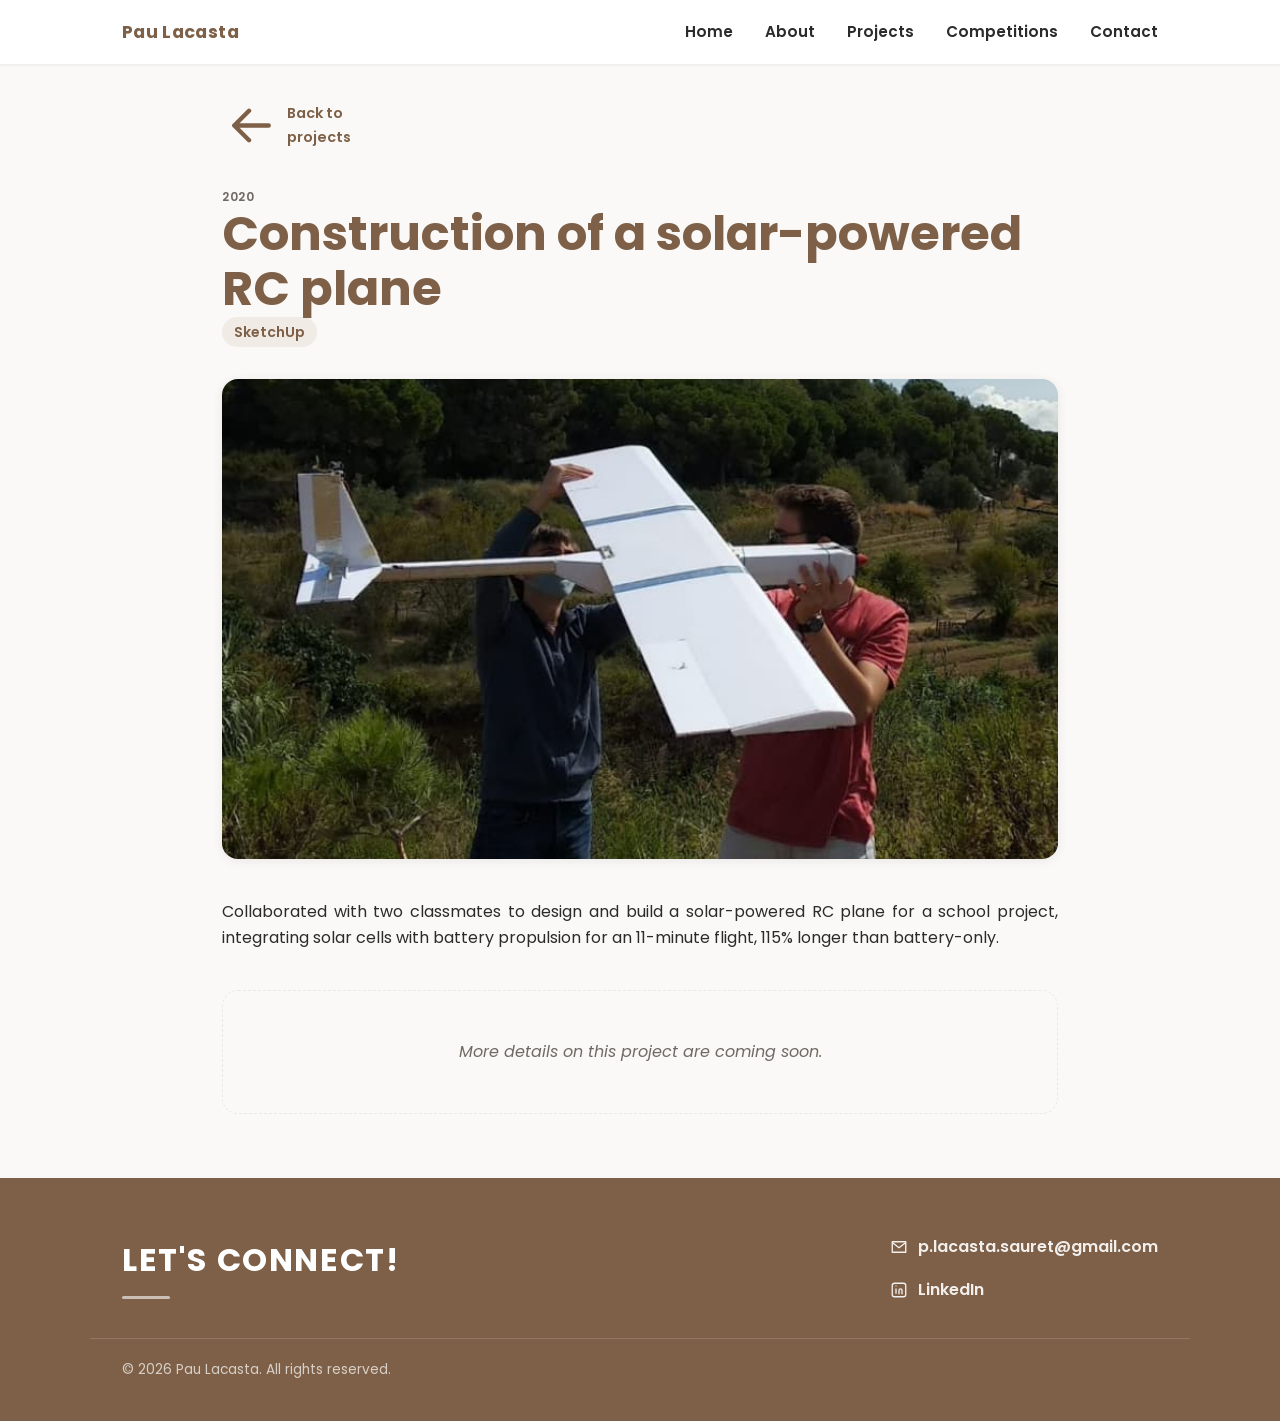
<file: projects/solar-plane.html>
<!DOCTYPE html>
<html lang="en">
<head>
  <!-- Google tag (gtag.js) -->
  <script async src="https://www.googletagmanager.com/gtag/js?id=G-F7V2QDEPR3"></script>
  <script>
    window.dataLayer = window.dataLayer || [];
    function gtag(){dataLayer.push(arguments);}
    gtag('js', new Date());
    gtag('config', 'G-F7V2QDEPR3');
  </script>
  <meta charset="UTF-8">
  <meta name="viewport" content="width=device-width, initial-scale=1.0">
  <title>Construction of a solar-powered RC plane - Pau Lacasta</title>
  <meta name="description" content="Designed and built a solar-powered RC plane, integrating solar cells with battery propulsion for an 11-minute flight.">

  <link rel="canonical" href="https://p-lacasta.github.io/projects/solar-plane.html">

  <link rel="preconnect" href="https://fonts.googleapis.com">
  <link rel="preconnect" href="https://fonts.gstatic.com" crossorigin>
  <link href="https://fonts.googleapis.com/css2?family=Poppins:ital,wght@0,100;0,200;0,300;0,400;0,500;0,600;0,700;0,800;0,900;1,100;1,200;1,300;1,400;1,500;1,600;1,700;1,800;1,900&display=swap" rel="stylesheet">
  <link rel="stylesheet" href="../css/styles.css">
</head>
<body>
  <header class="scrolled">
    <div class="nav-container">
      <a href="../index.html#hero" class="logo">Pau Lacasta</a>
      <button id="nav-toggle" aria-label="Open menu" aria-expanded="false" aria-controls="primary-nav">
        <span class="nav-toggle-bar"></span>
        <span class="nav-toggle-bar"></span>
        <span class="nav-toggle-bar"></span>
      </button>
      <nav id="primary-nav">
        <a href="../index.html#hero">Home</a>
        <a href="../index.html#about">About</a>
        <a href="../index.html#projects">Projects</a>
        <a href="../index.html#competitions">Competitions</a>
        <a href="../index.html#contact">Contact</a>
      </nav>
    </div>
  </header>

  <main>
    <article class="project-detail">
      <a href="../index.html#projects" class="back-link">
        <svg viewBox="0 0 24 24" fill="none" stroke="currentColor" stroke-width="1.8" aria-hidden="true"><path d="M19 12H5M11 6l-6 6 6 6" stroke-linecap="round" stroke-linejoin="round"/></svg>
        Back to projects
      </a>

      <div class="project-detail-header">
        <p class="project-year">2020</p>
        <h1>Construction of a solar-powered RC plane</h1>
        <p class="project-tools">SketchUp</p>
      </div>

      <img src="../images/SolarPlane.jpg" width="780" height="737" alt="Solar RC plane" class="project-detail-image">

      <div class="project-detail-summary">
        <p>
          Collaborated with two classmates to design and build a solar-powered RC plane for a school project, integrating solar cells with battery propulsion for an 11-minute flight, 115% longer than battery-only.
        </p>
      </div>

      <!-- Add more project details, images, and results here -->
      <div class="project-detail-placeholder">
        More details on this project are coming soon.
      </div>
    </article>

    <footer id="contact">
      <div class="footer-inner">
        <div class="footer-main reveal">
          <h2>Let's connect!</h2>
        </div>
        <ul class="footer-links reveal">
          <li>
            <a href="mailto:p.lacasta.sauret@gmail.com" class="footer-link">
              <svg viewBox="0 0 24 24" fill="none" stroke="currentColor" stroke-width="1.8" aria-hidden="true"><path d="M3 5h18v14H3z" stroke-linejoin="round"/><path d="m3 6 9 7 9-7" stroke-linejoin="round"/></svg>
              p.lacasta.sauret@gmail.com
            </a>
          </li>
          <li>
            <a href="https://www.linkedin.com/in/pau-lacasta" target="_blank" rel="noopener" class="footer-link">
              <svg viewBox="0 0 24 24" fill="none" stroke="currentColor" stroke-width="1.8" aria-hidden="true"><rect x="3" y="3" width="18" height="18" rx="3"/><line x1="8" y1="10" x2="8" y2="17"/><circle cx="8" cy="6.5" r="0.75" fill="currentColor" stroke="none"/><path d="M12 17v-4.5a2 2 0 0 1 4 0V17" stroke-linecap="round"/></svg>
              LinkedIn
            </a>
          </li>
        </ul>
      </div>
      <div class="footer-bottom">
        <p>&copy; <span id="year"></span> Pau Lacasta. All rights reserved.</p>
      </div>
    </footer>
  </main>

  <button id="to-top" aria-label="Back to top">↑</button>

  <script src="../js/main.js" defer></script>
</body>
</html>
</file>
<file: css/styles.css>
:root {
    /*Colors*/
    --color-bg: #faf9f7;
    --color-surface: #ffffff;
    --color-text: #2b2b2b;
    --color-text-soft:#6f6a63;
    --color-accent: #a08265;
    --color-accent-dark:#7d6047;
    --color-border: rgba(43,43,43,0.08);

    /* Type scale */
    --font-body: "Poppins",sans-serif;
    --text-base: 1rem;
    --text-lg: 1.25rem;
    --text-xl: 2rem;
    --text-hero: 3rem;

    /* Elevation & radius */
    --shadow-sm: 0 2px 12px rgba(0,0,0,0.07);
    --shadow-md: 0 8px 24px rgba(0,0,0,0.12);
    --radius-sm: 10px;
    --radius-md: 16px;
}

*{
    box-sizing:border-box;
    margin:0;
    padding:0;
}

html{
    scroll-behavior: smooth;
}

body{
    font-family: var(--font-body);
    font-size: var(--text-base);
    line-height: 1.6;
    color: var(--color-text);
    background: var(--color-bg);
    -webkit-font-smoothing: antialiased;
}

img{
    max-width: 100%;
    height: auto;
    display: block;
}

h1{
    font-size:var(--text-hero);
    line-height: 1.15;
    color:var(--color-accent-dark);
    margin-bottom: 1.5rem;
}

h2{
    font-size: var(--text-xl);
    color:var(--color-accent-dark);
    text-transform: uppercase;
    letter-spacing: 0.05em;
    position: relative;
    padding-bottom: 0.85rem;
    margin-bottom: 2.5rem;
}

h2::after{
    content:"";
    position:absolute;
    left:0;
    bottom:0;
    width: 48px;
    height: 3px;
    border-radius: 2px;
    background: var(--color-accent);
}

h3{
    font-size: var(--text-lg);
}

p{
    max-width: 65ch;
}

.reveal{
    opacity: 0;
    transform: translateY(24px);
    transition: opacity 0.6s ease-out, transform 0.6s ease-out;
    transition-delay: calc(var(--reveal-index, 0) * 80ms);
}

.reveal.is-visible{
    opacity: 1;
    transform: translateY(0);
}

@media (prefers-reduced-motion: reduce){
    .reveal{
        opacity: 1;
        transform: none;
        transition: none;
    }
}

.about-layout{
    display: flex;
    align-items: flex-start;
    gap: 3rem;
}

.about-content{
    flex: 1 1 auto;
    min-width: 0;
}

.about-image{
    width: 360px;
    height: 480px;
    flex-shrink: 0;
    object-fit: cover;
    border-radius: var(--radius-md);
    box-shadow: var(--shadow-sm);
}

.about-content p{
    margin-bottom: 1.5rem;
}

.about-subheading{
    text-transform: uppercase;
    letter-spacing: 0.05em;
    font-size: 0.9rem;
    font-weight: 600;
    color: var(--color-accent-dark);
    margin-bottom: 1rem;
}

.about-achievements{
    list-style: none;
    display: flex;
    flex-direction: column;
    gap: 1rem;
    margin-bottom: 2rem;
}

.about-achievements li{
    position: relative;
    max-width: 65ch;
    padding-left: 1.75rem;
}

.about-achievements li::before{
    content: "";
    position: absolute;
    left: 0;
    top: 0.5em;
    width: 9px;
    height: 9px;
    border-radius: 50%;
    background: var(--color-accent);
}

.about-closing{
    font-style: italic;
    color: var(--color-text-soft);
    border-left: 3px solid var(--color-accent);
    padding-left: 1.25rem;
    margin-bottom: 0;
}

.project-year, .project-tools {
    color: var(--color-text-soft);
    font-size: 0.875rem;
}

.project-year{
    text-transform: uppercase;
    letter-spacing: 0.05em;
    font-weight: 600;
    font-size: 0.75rem;
}

.project-tools{
    display: inline-block;
    align-self: flex-start;
    background: rgba(160,130,101,0.12);
    color: var(--color-accent-dark);
    font-weight: 600;
    padding: 0.25rem 0.75rem;
    border-radius: 999px;
    margin-top: auto;
}

section, footer {
    scroll-margin-top: 88px;
}

section {
    padding: 4rem 2rem;
    max-width: 1100px;
    margin: 0 auto;
}

section + section{
    border-top: 1px solid var(--color-border);
}

#hero{
    position: relative;
    max-width: none;
    margin: 0;
    padding: 0;
    min-height: 100vh;
    min-height: 100svh;
    display: flex;
    align-items: center;
    color: #ffffff;
    overflow: hidden;
}

.hero-bg-layer{
    position: absolute;
    inset: 0;
    background-size: cover;
    background-position: center 30%;
    opacity: 0;
    transition: opacity 1.2s ease;
}

.hero-bg-layer.is-active{
    opacity: 1;
}

.hero-overlay{
    position: absolute;
    inset: 0;
    background: linear-gradient(105deg,
        rgba(10,8,6,0.97) 0%,
        rgba(10,8,6,0.93) 34%,
        rgba(10,8,6,0.6) 48%,
        rgba(10,8,6,0.15) 62%,
        rgba(10,8,6,0) 72%
    );
}

.hero-inner{
    position: relative;
    z-index: 1;
    width: 100%;
    max-width: 1100px;
    margin: 0 auto;
    padding: 0 2rem;
}

.hero-content{
    max-width: 560px;
}

@keyframes hero-fade-up{
    from{
        opacity: 0;
        transform: translateY(20px);
    }
    to{
        opacity: 1;
        transform: translateY(0);
    }
}

.hero-avatar,
#hero h1,
.hero-content p,
#hero a{
    animation: hero-fade-up 0.8s ease-out both;
}

.hero-avatar{
    animation-delay: 0s;
}

#hero h1{
    animation-delay: 0.15s;
}

.hero-content p{
    animation-delay: 0.3s;
}

#hero a{
    animation-delay: 0.45s;
}

@media (prefers-reduced-motion: reduce){
    .hero-avatar,
    #hero h1,
    .hero-content p,
    #hero a{
        animation: none;
    }
}

.hero-avatar{
    width: 84px;
    height: 84px;
    object-fit: cover;
    border-radius: 50%;
    border: 3px solid rgba(255,255,255,0.85);
    box-shadow: var(--shadow-md);
    margin-bottom: 1.5rem;
}

#hero h1{
    color: #ffffff;
    margin-bottom: 1rem;
}

.hero-content p{
    color: rgba(255,255,255,0.85);
    margin-bottom: 1.75rem;
}

#hero a{
    display: inline-block;
    background: var(--color-accent);
    color: white;
    font-weight: 600;
    padding: 0.85rem 1.75rem;
    border-radius: 999px;
    text-decoration:none;
    box-shadow: 0 4px 14px rgba(160,130,101,0.35);
    transition: background 0.2s ease, transform 0.2s ease, box-shadow 0.2s ease;
}

#hero a:hover{
    background:var(--color-accent-dark);
    transform: translateY(-2px);
    box-shadow: 0 6px 20px rgba(125,96,71,0.4);
}

.projects-grid{
    display:grid;
    grid-template-columns:repeat(auto-fit,minmax(280px,1fr));
    gap:2rem;
}

.project-card {
    background: var(--color-surface);
    border-radius: var(--radius-md);
    padding: 1.25rem;
    box-shadow: var(--shadow-sm);
    display:flex;
    flex-direction:column;
    gap: 0.5rem;
    color: inherit;
    text-decoration: none;
    cursor: pointer;
    transition: opacity 0.6s ease-out, transform 0.6s ease-out, translate 0.2s ease, box-shadow 0.2s ease;
}

.project-card img {
    width: 100%;
    height: 180px;
    object-fit: cover;
    border-radius: var(--radius-sm);
}

.project-card:hover {
    translate: 0 -4px;
    box-shadow: var(--shadow-md);
}

.project-card:focus-visible {
    outline: 2px solid var(--color-accent);
    outline-offset: 4px;
}

header{
    position: fixed;
    top:0;
    left: 0;
    right: 0;
    background: transparent;
    z-index:10;
    border-bottom: 1px solid transparent;
    box-shadow: none;
    transition: background 0.3s ease, border-color 0.3s ease, box-shadow 0.3s ease;
}

header.scrolled{
    background: var(--color-surface);
    border-bottom: 1px solid var(--color-border);
    box-shadow: 0 1px 2px rgba(0,0,0,0.04);
}

header.menu-open{
    background: rgba(20,16,12,0.75);
    backdrop-filter: blur(16px);
    -webkit-backdrop-filter: blur(16px);
    border-bottom: 1px solid rgba(255,255,255,0.14);
    box-shadow: var(--shadow-md);
}

header.scrolled.menu-open{
    background: var(--color-surface);
    backdrop-filter: none;
    -webkit-backdrop-filter: none;
    border-bottom: 1px solid var(--color-border);
    box-shadow: 0 1px 2px rgba(0,0,0,0.04);
}

.nav-container{
    display: flex;
    align-items: center;
    justify-content: space-between;
    max-width: 1100px;
    margin: 0 auto;
    padding: 1rem 2rem;
    gap: 2rem;
}

.logo{
    font-weight: 700;
    font-size: 1.1rem;
    color: #ffffff;
    text-decoration: none;
    letter-spacing: 0.02em;
    transition: color 0.3s ease;
}

header.scrolled .logo{
    color: var(--color-accent-dark);
}

#primary-nav{
    display: flex;
    flex-direction: row;
    align-items: center;
    gap: 2rem;
}

header nav a{
    color: #ffffff;
    text-decoration: none;
    font-family: var(--font-body);
    font-size: 0.95rem;
    font-weight: 600;
    line-height: 1.6;
    position: relative;
    padding: 0.25rem 0;
    transition: color 0.3s ease;
}

header.scrolled nav a{
    color: var(--color-text);
}

header nav a::after{
    content:"";
    position: absolute;
    left: 0;
    bottom: -2px;
    width: 0;
    height: 2px;
    background: var(--color-accent);
    transition: width 0.2s ease;
}

header nav a:hover{
    color: var(--color-accent);
}

header nav a:hover::after{
    width: 100%;
}

header nav a.active{
    color: #ffffff;
}

header.scrolled nav a.active{
    color: var(--color-accent-dark);
}

header nav a.active::after{
    width: 100%;
}

.competition-card {
    background: var(--color-surface);
    border-radius: var(--radius-md);
    padding: 1.25rem;
    box-shadow: var(--shadow-sm);
    display:flex;
    flex-direction:column;
    gap: 0.5rem;
    transition: opacity 0.6s ease-out, transform 0.6s ease-out, translate 0.2s ease, box-shadow 0.2s ease;
    border-left: 4px solid var(--color-accent);
}

.competition-card img {
    width: 100%;
    height: 180px;
    object-fit: cover;
    border-radius: var(--radius-sm);
}

.competition-title {
    display: flex;
    flex-direction: row;
    align-items: center;
    justify-content: space-between;
    height: 2.75rem;
}

.competition-card img.competition-logo {
    width: auto;
    max-width: 6rem;
    height: 100%;
    object-fit: contain;
    object-position: left center;
    border-radius: 0;
}

.competition-title h3 {
    font-size: 1.1rem;
    font-weight: 500;
    color: var(--color-text-soft);
}

.competition-card:hover {
    translate: 0 -4px;
    box-shadow: var(--shadow-md);
}

.presentation-list {
    list-style: none;
    display: flex;
    flex-direction: column;
    gap: 0.5rem;
    margin-top: 0.25rem;
}

.presentation-list li {
    display: flex;
    align-items: center;
    gap: 0.6rem;
    color: var(--color-text-soft);
    font-size: 0.9rem;
}

.presentation-list svg {
    width: 18px;
    height: 18px;
    flex-shrink: 0;
    color: var(--color-accent);
}

footer{
    background-color: var(--color-accent-dark);
    color: #ffffff;
}

.footer-inner{
    max-width: 1100px;
    margin: 0 auto;
    padding: 3.5rem 2rem 2rem;
    display: flex;
    align-items: flex-start;
    justify-content: space-between;
    flex-wrap: wrap;
    gap: 2rem;
}

footer h2{
    color: #ffffff;
    margin-bottom: 0;
}

footer h2::after{
    background: rgba(255,255,255,0.6);
}

.footer-links{
    list-style: none;
    display: flex;
    flex-direction: column;
    gap: 0.85rem;
}

.footer-link{
    display: inline-flex;
    align-items: center;
    gap: 0.65rem;
    color: #ffffff;
    text-decoration: none;
    font-weight: 600;
    opacity: 0.9;
    transition: opacity 0.2s ease, transform 0.2s ease;
}

.footer-link svg{
    width: 18px;
    height: 18px;
    flex-shrink: 0;
}

.footer-link:hover{
    opacity: 1;
    transform: translateX(3px);
}

.footer-bottom{
    max-width: 1100px;
    margin: 0 auto;
    padding: 1.25rem 2rem 2.5rem;
    display: flex;
    align-items: center;
    justify-content: space-between;
    flex-wrap: wrap;
    gap: 0.75rem;
    border-top: 1px solid rgba(255,255,255,0.15);
    font-size: 0.85rem;
    color: rgba(255,255,255,0.7);
}

.footer-bottom a{
    color: rgba(255,255,255,0.7);
    text-decoration: none;
    font-weight: 600;
    transition: color 0.2s ease;
}

.footer-bottom a:hover{
    color: #ffffff;
}

#to-top{
    position: fixed;
    bottom: 2rem;
    right: 2rem;
    width: 48px;
    height: 48px;
    border: none;
    border-radius: 50%;
    background: var(--color-accent);
    color: #ffffff;
    font-size: 1.25rem;
    line-height: 1;
    display: flex;
    align-items: center;
    justify-content: center;
    cursor: pointer;
    box-shadow: var(--shadow-md);
    z-index: 5;
    opacity: 0;
    pointer-events: none;
    transition: opacity 0.3s ease, background 0.2s ease, transform 0.2s ease, box-shadow 0.2s ease;
}

#to-top:hover{
    background: var(--color-accent-dark);
    transform: translateY(-3px);
    box-shadow: 0 10px 28px rgba(125,96,71,0.4);
}

#to-top:focus-visible{
    outline: 2px solid #ffffff;
    outline-offset: 2px;
}

#to-top.visible{
    opacity: 1;
    pointer-events: auto;
}

#nav-toggle {
    display: none;
    flex-direction: column;
    justify-content: center;
    align-items: center;
    gap: 5px;
    width: 40px;
    height: 40px;
    border: none;
    background: transparent;
    cursor: pointer;
    padding: 0;
    z-index: 1;
}

.nav-toggle-bar{
    display: block;
    width: 22px;
    height: 2px;
    border-radius: 2px;
    background: #ffffff;
    transition: transform 0.25s ease, opacity 0.2s ease, background 0.3s ease;
}

header.scrolled .nav-toggle-bar{
    background: var(--color-text);
}

#nav-toggle[aria-expanded="true"] .nav-toggle-bar:nth-child(1){
    transform: translateY(7px) rotate(45deg);
}

#nav-toggle[aria-expanded="true"] .nav-toggle-bar:nth-child(2){
    opacity: 0;
}

#nav-toggle[aria-expanded="true"] .nav-toggle-bar:nth-child(3){
    transform: translateY(-7px) rotate(-45deg);
}

#nav-toggle:focus-visible{
    outline: 2px solid var(--color-accent);
    outline-offset: 4px;
}

@media (max-width: 700px) {
    .nav-container{
        position: relative;
    }

    #nav-toggle {
        display: flex;
    }

    #primary-nav {
        position: absolute;
        top: 100%;
        left: 0;
        right: 0;
        flex-direction: column;
        align-items: stretch;
        gap: 0;
        background: rgba(20,16,12,0.75);
        backdrop-filter: blur(16px);
        -webkit-backdrop-filter: blur(16px);
        box-shadow: var(--shadow-md);
        border-bottom: 1px solid rgba(255,255,255,0.14);
        opacity: 0;
        visibility: hidden;
        transform: translateY(-8px);
        transition: opacity 0.25s ease, transform 0.25s ease, visibility 0.25s, background 0.3s ease, border-color 0.3s ease;
    }

    header.scrolled #primary-nav {
        background: var(--color-surface);
        border-bottom: 1px solid var(--color-border);
    }

    #primary-nav.open {
        opacity: 1;
        visibility: visible;
        transform: translateY(0);
    }

    header nav a{
        width: 100%;
        text-align: center;
        padding: 1rem 1.5rem;
        border-top: 1px solid rgba(255,255,255,0.14);
    }

    header.scrolled nav a{
        border-top: 1px solid var(--color-border);
    }

    header nav a:first-child{
        border-top: none;
    }

    header nav a::after{
        display: none;
    }

    header nav.open a.active{
        background: rgba(255,255,255,0.08);
    }

    header.scrolled nav.open a.active{
        color: var(--color-accent-dark);
        background: rgba(160,130,101,0.08);
    }
}

@media (max-width: 860px){
    .about-layout{
        flex-direction: column-reverse;
    }

    .about-image{
        width: 100%;
        height: 320px;
    }
}

/* Below ~900px there isn't enough room for the text column to clear the
   diagonal overlay's fade zone before it hits the brighter part of the
   photo, so the split-hero effect gives way to a plain dark scrim. */
@media (max-width: 900px){
    #hero{
        align-items: flex-end;
    }

    .hero-bg-layer{
        background-position: center;
    }

    .hero-overlay{
        background: linear-gradient(180deg,
            rgba(8,6,5,0) 0%,
            rgba(8,6,5,0.25) 35%,
            rgba(8,6,5,0.75) 55%,
            rgba(8,6,5,0.94) 72%,
            rgba(8,6,5,0.96) 100%
        );
    }

    .hero-inner{
        padding: 3rem 1.5rem 3.5rem;
        text-align: center;
    }

    .hero-content{
        max-width: none;
    }

    .hero-avatar{
        margin-left: auto;
        margin-right: auto;
    }
}

@media (max-width: 640px){
    h1{
        font-size: 2.25rem;
    }

    .footer-inner{
        flex-direction: column;
        align-items: center;
        text-align: center;
    }

    .footer-link{
        justify-content: center;
    }

    .footer-bottom{
        flex-direction: column;
        text-align: center;
    }
}

/* Project detail pages */
.project-detail{
    max-width: 900px;
    margin: 0 auto;
    padding: 6rem 2rem 4rem;
}

.back-link{
    display: inline-flex;
    align-items: center;
    gap: 0.4rem;
    color: var(--color-accent-dark);
    text-decoration: none;
    font-weight: 600;
    font-size: 0.9rem;
    margin-bottom: 2rem;
    transition: color 0.2s ease, transform 0.2s ease;
}

.back-link:hover{
    color: var(--color-accent);
    transform: translateX(-3px);
}

.project-detail-header{
    margin-bottom: 2rem;
}

.project-detail-meta{
    display: flex;
    align-items: center;
    gap: 1rem;
    margin-bottom: 1rem;
}

.project-detail-header h1{
    margin-bottom: 0;
}

.project-detail-image{
    width: 100%;
    max-height: 480px;
    object-fit: cover;
    border-radius: var(--radius-md);
    box-shadow: var(--shadow-sm);
    margin-bottom: 2.5rem;
}

.project-detail-summary{
    margin-bottom: 2.5rem;
}

.project-detail-placeholder{
    border: 1px dashed var(--color-border);
    border-radius: var(--radius-md);
    padding: 3rem 2rem;
    color: var(--color-text-soft);
    font-style: italic;
    text-align: center;
    max-width: none;
}

.project-detail-features{
    list-style: none;
    display: flex;
    flex-direction: column;
    gap: 1.75rem;
    margin-bottom: 3rem;
}

.project-detail-features li{
    display: flex;
    align-items: flex-start;
    gap: 1.25rem;
}

.feature-icon{
    flex-shrink: 0;
    width: 42px;
    height: 42px;
    padding: 9px;
    box-sizing: border-box;
    color: var(--color-accent);
    background: rgba(160,130,101,0.12);
    border-radius: 50%;
}

.project-detail-features p{
    padding-top: 0.4rem;
    color: var(--color-text-soft);
}

.project-detail-gallery{
    display: grid;
    grid-template-columns: repeat(auto-fit, minmax(260px, 1fr));
    gap: 1.25rem;
    margin-bottom: 1rem;
}

.project-detail-gallery img{
    width: 100%;
    height: 220px;
    object-fit: cover;
    border-radius: var(--radius-md);
    box-shadow: var(--shadow-sm);
}

@media (max-width: 640px){
    .project-detail{
        padding: 5rem 1rem 3rem;
    }
}

/* ---------- Homepage project groups ---------- */
.projects-subheading{
    text-transform: uppercase;
    letter-spacing: 0.05em;
    font-size: 0.9rem;
    font-weight: 600;
    color: var(--color-accent-dark);
    margin: 3rem 0 1.25rem;
}

.projects-grid--compact{
    grid-template-columns: repeat(auto-fit, minmax(220px, 1fr));
    gap: 1.25rem;
}

.projects-grid--compact .project-card{
    flex-direction: row;
    align-items: center;
    gap: 0.9rem;
    padding: 0.75rem;
}

.projects-grid--compact .project-card img{
    width: 72px;
    height: 72px;
    flex-shrink: 0;
}

.projects-grid--compact .project-card h3{
    font-size: 0.95rem;
    line-height: 1.35;
}

.projects-grid--compact .project-year{
    margin-top: 0.15rem;
}

/* ---------- Case-study pages ---------- */
.case-study .project-detail-header h1{
    font-size: 2.4rem;
    margin-bottom: 1rem;
}

.cs-eyebrow{
    text-transform: uppercase;
    letter-spacing: 0.06em;
    font-size: 0.75rem;
    font-weight: 600;
    color: var(--color-text-soft);
    margin-bottom: 0.75rem;
}

.cs-lede{
    font-size: 1.1rem;
    color: var(--color-text-soft);
    max-width: 70ch;
    margin-bottom: 1.25rem;
}

.cs-chips{
    display: flex;
    flex-wrap: wrap;
    gap: 0.5rem;
    list-style: none;
}

.cs-chips li{
    background: rgba(160,130,101,0.12);
    color: var(--color-accent-dark);
    font-weight: 600;
    font-size: 0.8rem;
    padding: 0.25rem 0.75rem;
    border-radius: 999px;
}

.cs-meta{
    display: grid;
    grid-template-columns: repeat(auto-fit, minmax(170px, 1fr));
    gap: 1.25rem 1.5rem;
    padding: 1.25rem 0;
    margin-bottom: 2.5rem;
    border-top: 1px solid var(--color-border);
    border-bottom: 1px solid var(--color-border);
}

.cs-meta dt{
    text-transform: uppercase;
    letter-spacing: 0.05em;
    font-size: 0.7rem;
    font-weight: 600;
    color: var(--color-text-soft);
    margin-bottom: 0.2rem;
}

.cs-meta dd{
    font-size: 0.9rem;
    line-height: 1.5;
}

.case-study .project-detail-image{
    object-fit: contain;
    background: var(--color-surface);
    max-height: none;
}

.cs-keyfigs{
    display: grid;
    grid-template-columns: repeat(auto-fit, minmax(180px, 1fr));
    gap: 1rem;
    list-style: none;
    margin-bottom: 2.5rem;
}

.cs-keyfig{
    background: var(--color-surface);
    border-radius: var(--radius-sm);
    border-top: 3px solid var(--color-accent);
    box-shadow: var(--shadow-sm);
    padding: 1rem 1.1rem 1.1rem;
}

.cs-keyfig strong{
    display: block;
    font-size: 1.6rem;
    line-height: 1.15;
    font-weight: 700;
    color: var(--color-accent-dark);
    font-variant-numeric: tabular-nums;
    margin-bottom: 0.35rem;
}

.cs-keyfig span{
    display: block;
    font-size: 0.82rem;
    line-height: 1.45;
    color: var(--color-text-soft);
}

.cs-toc{
    background: rgba(160,130,101,0.08);
    border-radius: var(--radius-sm);
    padding: 1.1rem 1.4rem;
    margin-bottom: 1rem;
}

.cs-toc p{
    text-transform: uppercase;
    letter-spacing: 0.05em;
    font-size: 0.75rem;
    font-weight: 600;
    color: var(--color-accent-dark);
    margin-bottom: 0.5rem;
}

.cs-toc ol{
    columns: 2 220px;
    column-gap: 2rem;
    padding-left: 1.25rem;
    font-size: 0.9rem;
}

.cs-toc li{
    margin-bottom: 0.25rem;
    break-inside: avoid;
}

.case-study section a,
.cs-meta a,
.cs-toc a,
.cs-sources a{
    color: var(--color-accent-dark);
    text-underline-offset: 2px;
}

.case-study section{
    max-width: none;
    margin: 0;
    padding: 3rem 0 0;
    border-top: none;
}

.case-study h2{
    font-size: 1.45rem;
    margin-bottom: 1.5rem;
}

.cs-num{
    color: var(--color-accent);
    margin-right: 0.5rem;
    font-variant-numeric: tabular-nums;
}

.case-study h3{
    font-size: 1.05rem;
    margin: 2rem 0 0.75rem;
}

.case-study section p{
    margin-bottom: 1rem;
    max-width: 70ch;
}

.cs-list{
    padding-left: 1.25rem;
    margin-bottom: 1rem;
    max-width: 70ch;
}

.cs-list li{
    margin-bottom: 0.45rem;
}

.cs-note{
    font-size: 0.85rem;
    color: var(--color-text-soft);
}

.table-wrap{
    overflow-x: auto;
    margin: 1.5rem 0;
    /* Edge shadows appear only when the table can scroll sideways */
    background:
        linear-gradient(to right, var(--color-surface) 30%, rgba(255,255,255,0)) left center / 40px 100% no-repeat local,
        linear-gradient(to left, var(--color-surface) 30%, rgba(255,255,255,0)) right center / 40px 100% no-repeat local,
        radial-gradient(farthest-side at 0 50%, rgba(0,0,0,0.2), rgba(0,0,0,0)) left center / 14px 100% no-repeat scroll,
        radial-gradient(farthest-side at 100% 50%, rgba(0,0,0,0.2), rgba(0,0,0,0)) right center / 14px 100% no-repeat scroll,
        var(--color-surface);
    border-radius: var(--radius-sm);
    box-shadow: var(--shadow-sm);
}

.table-wrap:focus-visible{
    outline: 2px solid var(--color-accent);
    outline-offset: 2px;
}

.cs-table{
    width: 100%;
    border-collapse: collapse;
    font-size: 0.875rem;
    font-variant-numeric: tabular-nums;
}

.cs-table--wide{
    min-width: 620px;
}

.cs-table caption{
    caption-side: bottom;
    text-align: left;
    font-size: 0.8rem;
    color: var(--color-text-soft);
    padding: 0.6rem 0.9rem 0.8rem;
}

.cs-table th,
.cs-table td{
    padding: 0.55rem 0.9rem;
    text-align: left;
    vertical-align: top;
    border-bottom: 1px solid var(--color-border);
}

.cs-table thead th{
    background: rgba(160,130,101,0.12);
    color: var(--color-accent-dark);
    font-weight: 600;
    white-space: nowrap;
}

.cs-table tbody th{
    font-weight: 600;
    white-space: nowrap;
}

.cs-table td.num,
.cs-table th.num{
    text-align: right;
    white-space: nowrap;
}

.cs-table tr.cs-row-strong td,
.cs-table tr.cs-row-strong th{
    background: rgba(160,130,101,0.06);
    font-weight: 600;
}

.cs-fig{
    margin: 2rem 0;
}

.cs-fig img{
    width: 100%;
    height: auto;
    background: #ffffff;
    border-radius: var(--radius-sm);
    box-shadow: var(--shadow-sm);
}

.cs-fig--narrow img{
    max-width: 560px;
    margin: 0 auto;
}

.cs-fig figcaption{
    font-size: 0.82rem;
    line-height: 1.5;
    color: var(--color-text-soft);
    margin-top: 0.6rem;
    max-width: 70ch;
}

.cs-fig-pair{
    display: grid;
    grid-template-columns: 1fr 1fr;
    gap: 1rem;
    align-items: start;
}

.cs-fig-trio{
    grid-template-columns: repeat(3, 1fr);
}

.cs-gallery{
    display: grid;
    grid-template-columns: repeat(auto-fit, minmax(190px, 1fr));
    gap: 1rem;
    margin: 1.5rem 0 2rem;
}

.cs-gallery figure{
    margin: 0;
}

.cs-gallery img{
    width: 100%;
    aspect-ratio: 3 / 4;
    object-fit: cover;
    border-radius: var(--radius-sm);
    box-shadow: var(--shadow-sm);
}

.cs-gallery--wide{
    grid-template-columns: repeat(auto-fit, minmax(240px, 1fr));
}

.cs-gallery--wide img{
    aspect-ratio: 16 / 10;
    object-fit: contain;
    background: #ffffff;
}

.cs-gallery figcaption{
    font-size: 0.8rem;
    line-height: 1.45;
    color: var(--color-text-soft);
    margin-top: 0.45rem;
}

.cs-steps{
    list-style: none;
    counter-reset: cs-step;
    display: flex;
    flex-direction: column;
    gap: 0.8rem;
    margin: 1.25rem 0 1.5rem;
    max-width: 70ch;
}

.cs-steps li{
    position: relative;
    counter-increment: cs-step;
    padding-left: 2.6rem;
    min-height: 1.8rem;
}

.cs-steps li::before{
    content: counter(cs-step);
    position: absolute;
    left: 0;
    top: 0;
    width: 1.8rem;
    height: 1.8rem;
    border-radius: 50%;
    background: var(--color-accent);
    color: #ffffff;
    font-weight: 600;
    font-size: 0.85rem;
    display: flex;
    align-items: center;
    justify-content: center;
}

.cs-arch{
    display: grid;
    grid-template-columns: repeat(3, 1fr);
    gap: 1rem;
    margin: 1.5rem 0;
}

.cs-arch-col{
    background: var(--color-surface);
    border-radius: var(--radius-sm);
    border-top: 3px solid var(--color-accent);
    box-shadow: var(--shadow-sm);
    padding: 1rem 1.1rem 1.1rem;
}

.cs-arch-col h4{
    text-transform: uppercase;
    letter-spacing: 0.05em;
    font-size: 0.75rem;
    color: var(--color-accent-dark);
    margin-bottom: 0.6rem;
}

.cs-arch-col ul{
    list-style: none;
    display: flex;
    flex-direction: column;
    gap: 0.4rem;
}

.cs-arch-col li{
    font-size: 0.85rem;
    background: rgba(160,130,101,0.08);
    border-radius: 6px;
    padding: 0.35rem 0.6rem;
}

.cs-arch-col p{
    font-size: 0.8rem;
    line-height: 1.5;
    color: var(--color-text-soft);
    margin: 0.7rem 0 0;
}

.cs-fig-pair .cs-fig{
    margin: 1rem 0;
}

.cs-callout{
    border-left: 3px solid var(--color-accent);
    background: var(--color-surface);
    border-radius: 0 var(--radius-sm) var(--radius-sm) 0;
    padding: 1rem 1.25rem;
    margin: 1.5rem 0;
    max-width: 70ch;
}

.cs-callout p:last-child{
    margin-bottom: 0;
}

.cs-eq{
    overflow-x: auto;
    overflow-y: hidden;
    padding: 0.25rem 0;
    margin: 1rem 0 1.25rem;
}

/* Slightly smaller equations on phones so most fit the column */
@media (max-width: 640px){
    .cs-eq .katex-display > .katex{
        font-size: 1em;
    }

    .cs-eq--long .katex-display > .katex{
        font-size: 0.88em;
    }
}

.cs-code{
    background: #2b2621;
    color: #f3ede6;
    border-radius: var(--radius-sm);
    padding: 0.9rem 1.1rem;
    margin: 1rem 0 1.5rem;
    overflow-x: auto;
    font-family: ui-monospace, SFMono-Regular, Menlo, Consolas, monospace;
    font-size: 0.82rem;
    line-height: 1.6;
}

.cs-code .cs-code-comment{
    color: #c9b49c;
}

.cs-sources{
    font-size: 0.82rem;
    color: var(--color-text-soft);
}

.cs-pager{
    display: flex;
    justify-content: space-between;
    gap: 1rem;
    flex-wrap: wrap;
    margin-top: 3.5rem;
    padding-top: 1.5rem;
    border-top: 1px solid var(--color-border);
}

.cs-pager a{
    display: flex;
    flex-direction: column;
    gap: 0.15rem;
    color: var(--color-text);
    text-decoration: none;
    font-weight: 600;
    max-width: 48%;
}

.cs-pager a span{
    text-transform: uppercase;
    letter-spacing: 0.05em;
    font-size: 0.7rem;
    color: var(--color-text-soft);
}

.cs-pager a:hover{
    color: var(--color-accent-dark);
}

.cs-pager a.cs-pager-next{
    margin-left: auto;
    text-align: right;
}

@media (max-width: 640px){
    .case-study .project-detail-header h1{
        font-size: 1.8rem;
    }

    .cs-fig-pair,
    .cs-fig-trio,
    .cs-arch{
        grid-template-columns: 1fr;
    }

    .cs-gallery{
        grid-template-columns: 1fr 1fr;
    }

    .cs-keyfig strong{
        font-size: 1.35rem;
    }

    .cs-pager a{
        max-width: 100%;
    }

    /* Narrow tables wrap their headers instead of overflowing */
    .cs-table:not(.cs-table--wide) thead th,
    .cs-table:not(.cs-table--wide) tbody th{
        white-space: normal;
    }

    /* Text-heavy tables become labelled cards on phones */
    .cs-table--stack{
        min-width: 0;
    }

    .cs-table--stack thead{
        position: absolute;
        width: 1px;
        height: 1px;
        overflow: hidden;
        clip: rect(0 0 0 0);
    }

    .cs-table--stack tr{
        display: block;
        padding: 0.8rem 0.9rem;
        border-bottom: 1px solid var(--color-border);
    }

    .cs-table--stack th,
    .cs-table--stack td{
        display: block;
        border: none;
        padding: 0.15rem 0;
    }

    .cs-table--stack tbody th,
    .cs-table--stack tbody td:first-child{
        white-space: normal;
        font-weight: 600;
        color: var(--color-accent-dark);
        margin-bottom: 0.2rem;
    }

    .cs-table--stack td[data-label]::before{
        content: attr(data-label);
        display: block;
        letter-spacing: 0.02em;
        font-size: 0.75rem;
        font-weight: 600;
        color: var(--color-text-soft);
        margin-top: 0.35rem;
    }

    /* Numeric cells: label and value on one line */
    .cs-table--stack td.num[data-label]{
        display: flex;
        justify-content: space-between;
        align-items: baseline;
        gap: 1rem;
    }

    .cs-table--stack td.num[data-label]::before{
        margin-top: 0;
    }
}


/* ---------- Project pages: text spans the full column and is justified ---------- */
.project-detail p,
.project-detail section p,
.project-detail li,
.project-detail figcaption,
.project-detail .cs-lede,
.project-detail .cs-list,
.project-detail .cs-steps,
.project-detail .cs-callout{
    max-width: none;
}

.project-detail p,
.project-detail section p,
.project-detail li,
.project-detail figcaption{
    text-align: justify;
    -webkit-hyphens: auto;
    hyphens: auto;
}

/* Labels, key figures and text in narrow boxes stay left-aligned:
   justified text in a narrow column opens wide gaps between words */
.project-detail .cs-eyebrow,
.project-detail .cs-toc p,
.project-detail .cs-toc li,
.project-detail .cs-chips li,
.project-detail .project-year,
.project-detail .cs-keyfig,
.project-detail .cs-arch-col li,
.project-detail .cs-arch-col p,
.project-detail .cs-gallery figcaption,
.project-detail .cs-fig-trio figcaption{
    text-align: left;
    -webkit-hyphens: manual;
    hyphens: manual;
}

/* ---------- Competitions: season video and team link ---------- */
.season-row{
    display: grid;
    grid-template-columns: minmax(0, 320px) 1fr;
    gap: 2rem;
    align-items: center;
    margin-top: 3rem;
}

.team-card{
    padding: 0.75rem;
    background: var(--color-surface);
    border-radius: var(--radius-md);
    box-shadow: var(--shadow-sm);
}

.team-card img{
    display: block;
    width: 100%;
    border-radius: var(--radius-sm);
}

.team-link{
    display: inline-flex;
    align-items: center;
    gap: 0.5rem;
    margin: 1rem 0.25rem 0.25rem;
    padding: 0.65rem 1.3rem;
    background: var(--color-accent-dark);
    color: #fff;
    font-weight: 600;
    text-decoration: none;
    border-radius: 999px;
    transition: transform 0.2s ease, box-shadow 0.2s ease;
}

.team-link svg{
    width: 1.1em;
    height: 1.1em;
}

.team-link:hover{
    transform: translateY(-2px);
    box-shadow: 0 6px 20px rgba(125,96,71,0.4);
}

.team-link:focus-visible{
    outline: 2px solid var(--color-accent-dark);
    outline-offset: 3px;
}

.visually-hidden{
    position: absolute;
    width: 1px;
    height: 1px;
    overflow: hidden;
    clip: rect(0 0 0 0);
    white-space: nowrap;
}

@media (prefers-reduced-motion: reduce){
    .team-link{
        transition: none;
    }

    .team-link:hover{
        transform: none;
    }
}

.season-video{
    margin: 0;
    padding: 0.75rem;
    background: var(--color-surface);
    border-radius: var(--radius-md);
    box-shadow: var(--shadow-sm);
}

.season-video video{
    display: block;
    width: 100%;
    height: auto;
    border-radius: var(--radius-sm);
    background: #000;
}

.season-video figcaption{
    margin-top: 0.6rem;
    font-size: 0.85rem;
    color: var(--color-text-soft);
    text-align: center;
}

@media (max-width: 760px){
    .season-row{
        grid-template-columns: 1fr;
    }

    .season-video{
        width: 100%;
        max-width: 320px;
        margin: 0 auto;
    }
}
</file>
